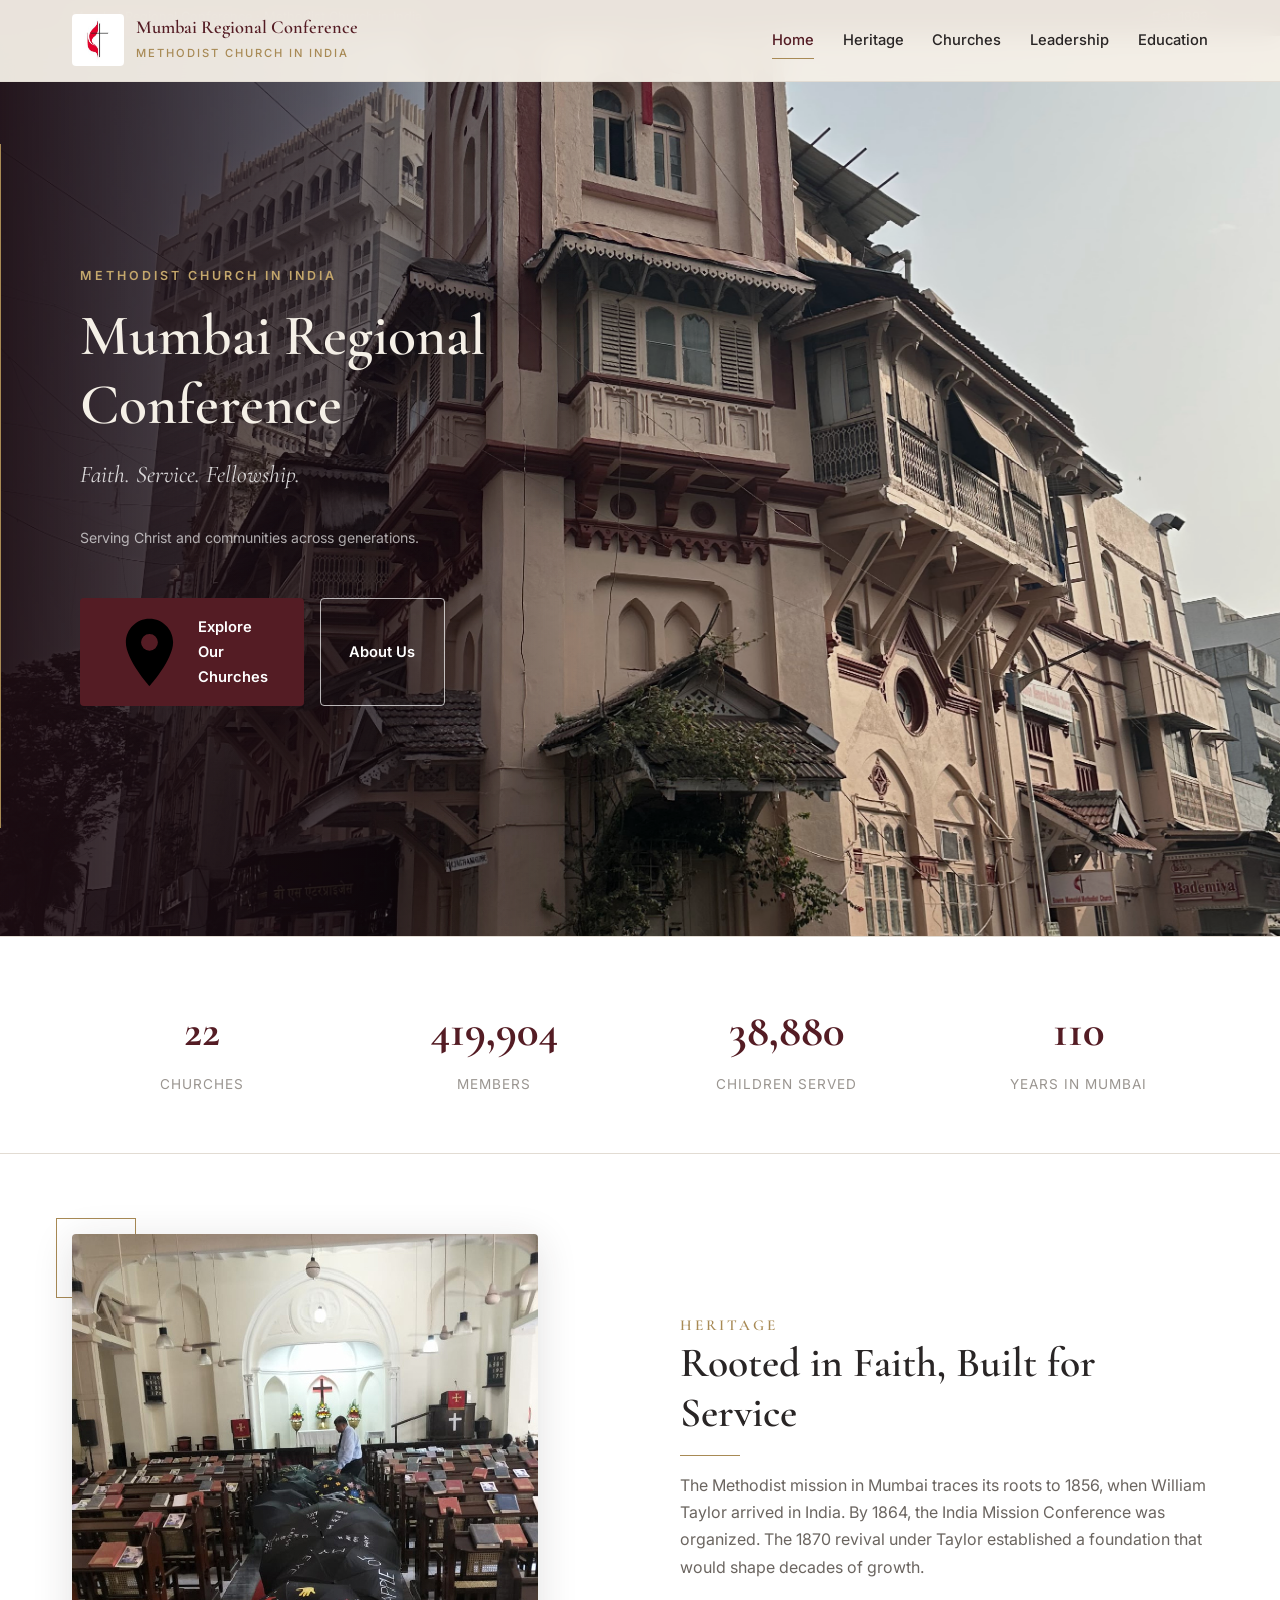
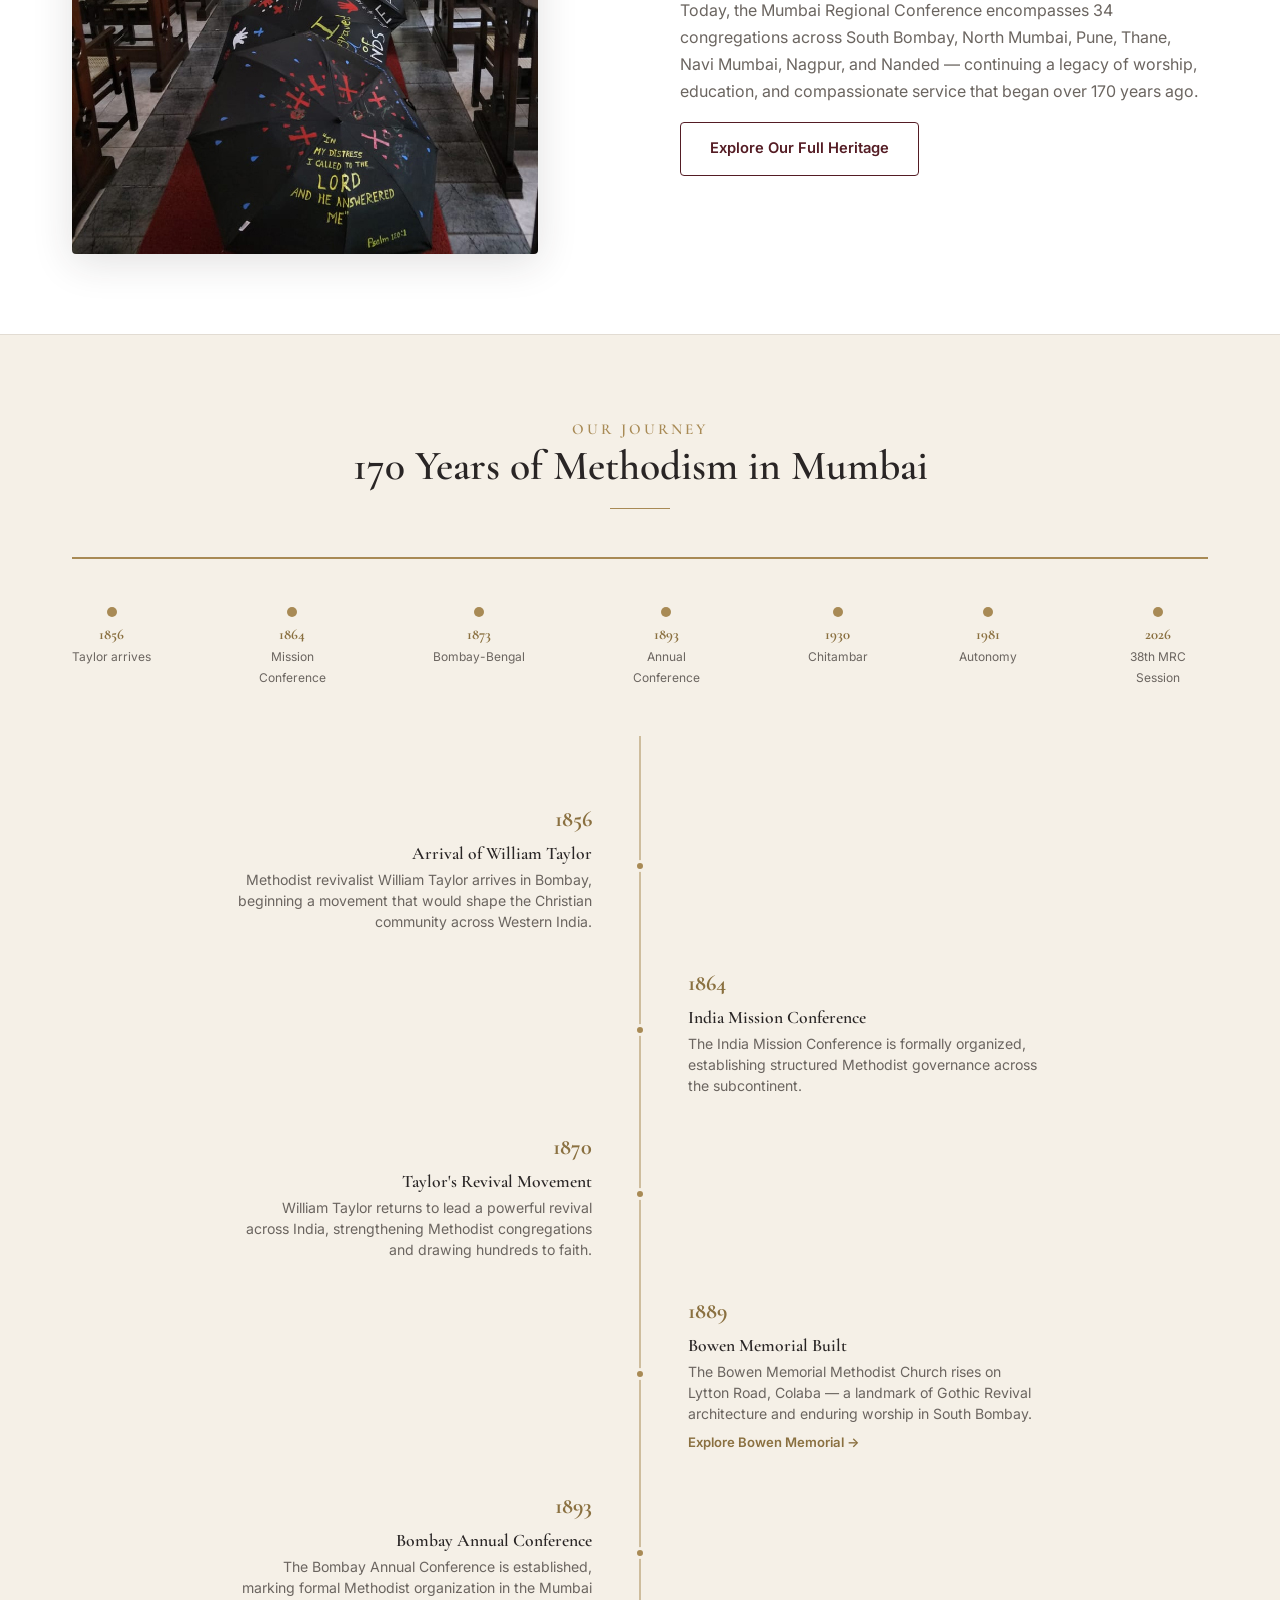
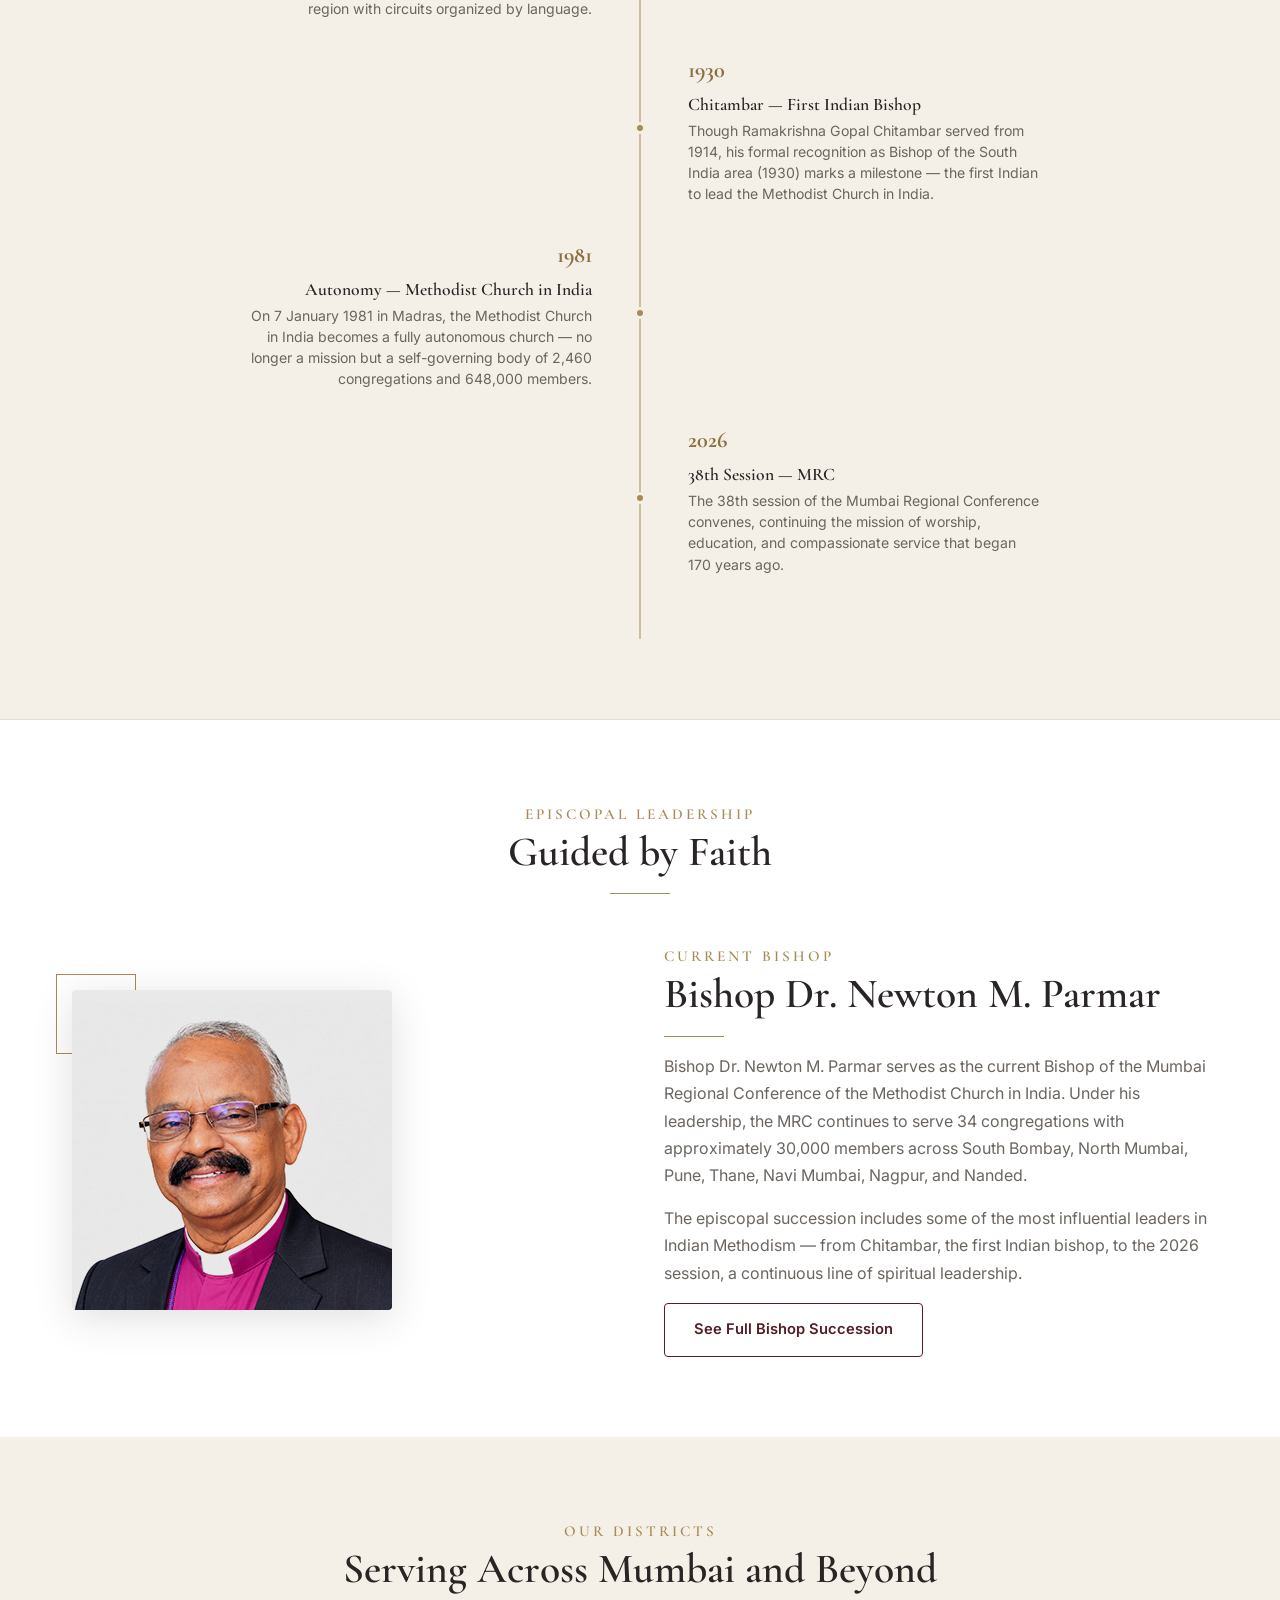
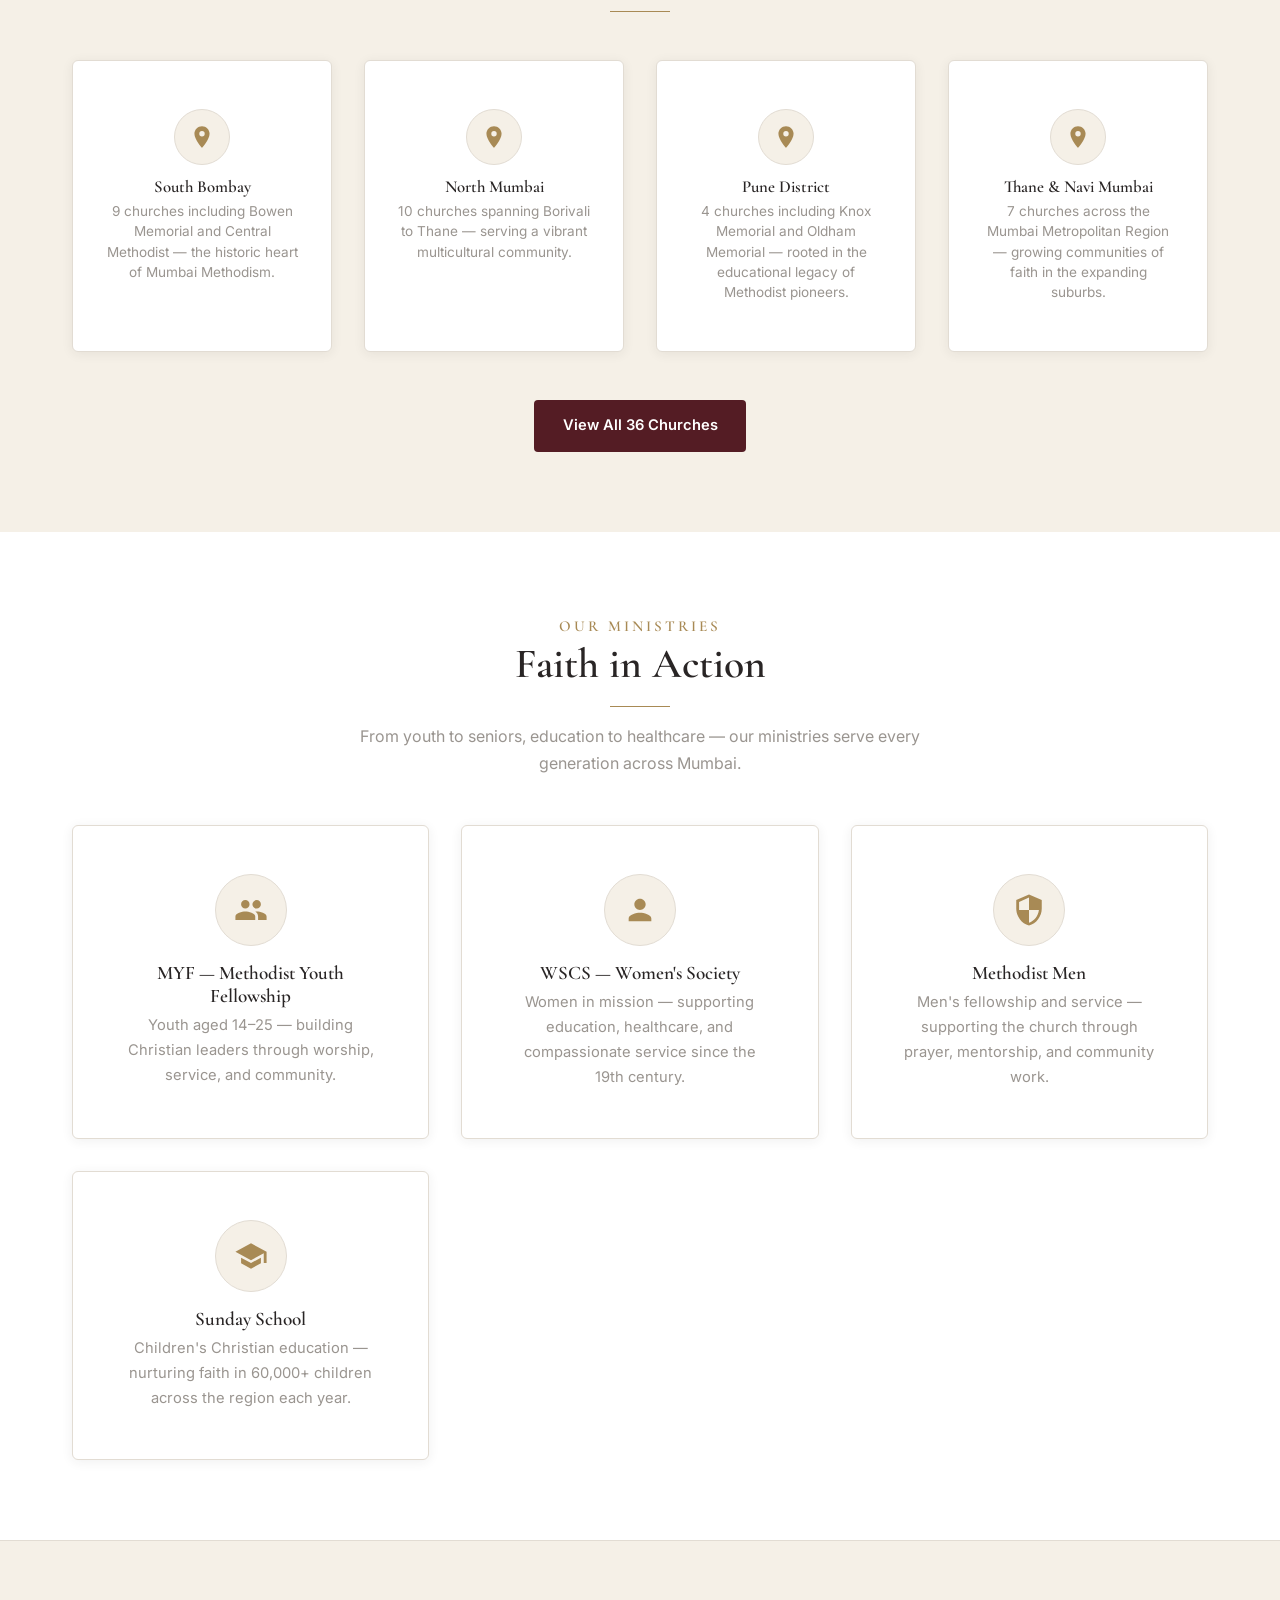
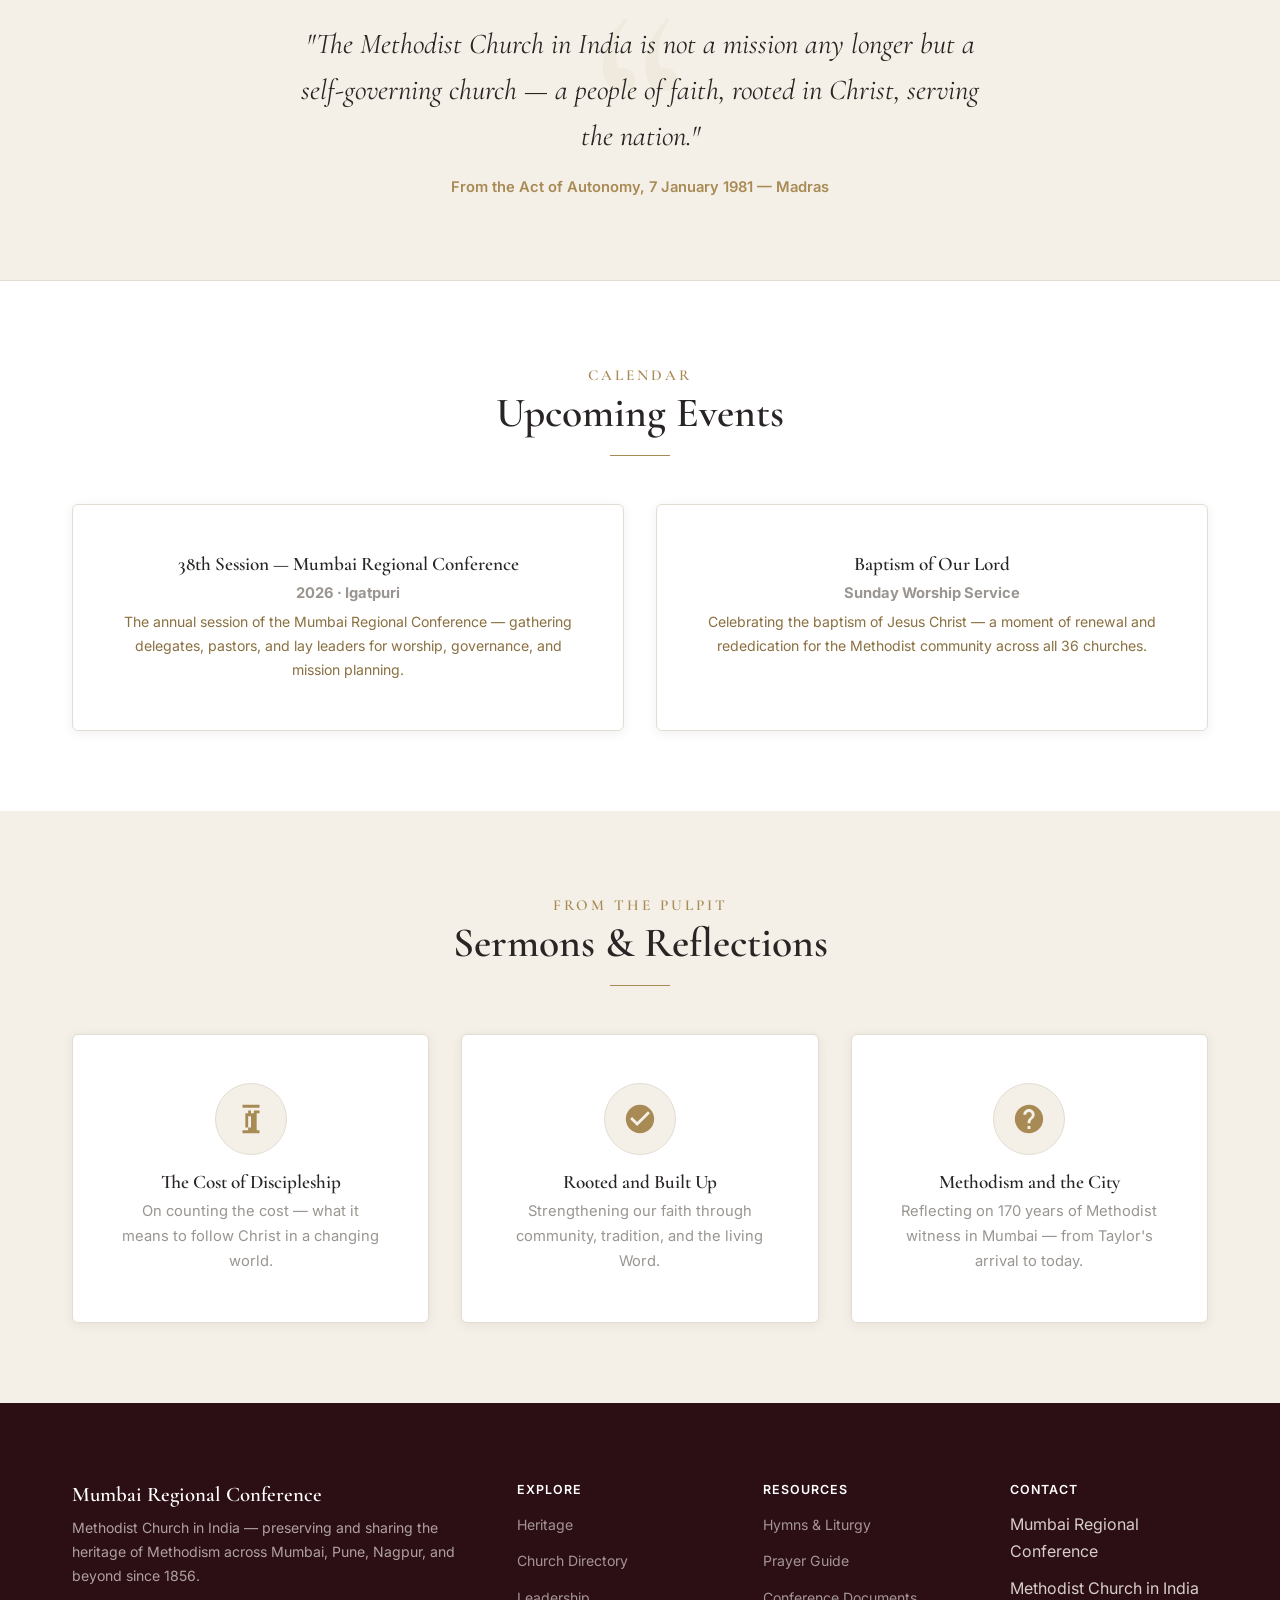
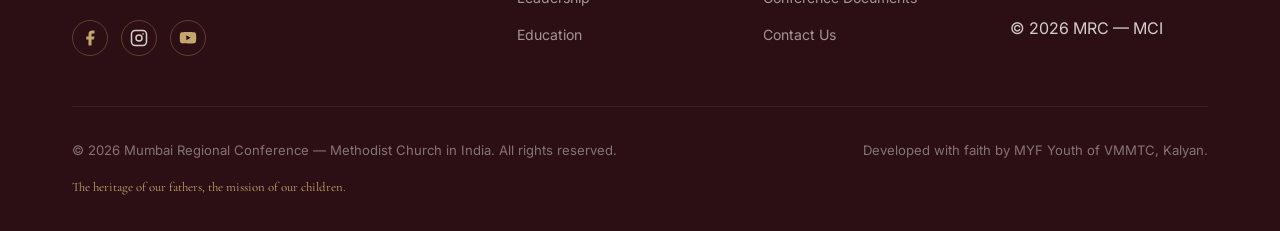
<file: index.html>
<!DOCTYPE html>
<html lang="en">
<head>
  <meta charset="UTF-8" />
  <meta name="viewport" content="width=device-width, initial-scale=1.0" />
  <title>Mumbai Regional Conference — Methodist Church in India</title>
  <meta name="description" content="The digital archive of Methodism in Mumbai — serving since 1856." />
  <link rel="icon" href="assets/logo.jpg" />
  <link rel="preconnect" href="https://fonts.googleapis.com" />
  <link rel="preconnect" href="https://fonts.gstatic.com" crossorigin />
  <link href="https://fonts.googleapis.com/css2?family=Cormorant+Garamond:ital,wght@0,400;0,600;0,700;1,400&family=Libre+Baskerville:ital,wght@0,400;0,700;1,400&family=Playfair+Display:wght@400;600;700&family=Inter:wght@300;400;500;600;700&family=Source+Sans+3:wght@300;400;600;700&display=swap" rel="stylesheet" />
  <link rel="stylesheet" href="css/style.css" />
</head>
<body>

  <!-- ===== TOP BAR ===== -->
  <div class="header-top">
    <div class="container">
      <span>Mumbai Regional Conference · Methodist Church in India</span>
      <span>Est. 1893</span>
    </div>
  </div>

  <!-- ===== HEADER / NAV ===== -->
  <header class="header">
    <div class="navbar">
      <div class="container">
        <a href="index.html" class="logo">
          <img src="assets/logo.jpg" alt="MRC Logo" />
          <div class="logo-text">
            <h1>Mumbai Regional Conference</h1>
            <span>Methodist Church in India</span>
          </div>
        </a>
        <nav class="nav-links">
          <a href="index.html" class="active">Home</a>
          <a href="about.html">Heritage</a>
          <a href="churches.html">Churches</a>
          <a href="leadership.html">Leadership</a>
          <a href="education.html">Education</a>
        </nav>
        <div class="menu-toggle" aria-label="Toggle navigation" role="button" tabindex="0">
          <span></span><span></span><span></span>
        </div>
      </div>
    </div>
  </header>

  <!-- ===== HERO — Editorial Split ===== -->
  <section class="hero-editorial">
    <div class="hero-editorial-image hero-carousel">
      <div class="hero-slide active"><img src="assets/images/church/Bowen-Memorial-Methodist-Church.jpg" alt="Bowen Memorial Methodist Church" /></div>
      <div class="hero-slide"><img src="assets/images/church/Taylor-Memorial-Methodist-Church.jpg" alt="Taylor Memorial Methodist Church" /></div>
      <div class="hero-slide"><img src="assets/images/church/Oldham-Memorial-Methodist-Church.jpg" alt="Oldham Memorial Methodist Church" /></div>
      <div class="hero-slide"><img src="assets/images/church/Robinson-Memorial-Methodist-Central-Church.jpg" alt="Robinson Memorial Methodist Central Church" /></div>
      <div class="hero-slide"><img src="assets/images/church/Vernon-Memorial-Methodist-Church.jpg" alt="Vernon Memorial Methodist Church" /></div>
      <div class="hero-slide"><img src="assets/images/church/Wesley-Methodist-Tamil-Church.jpg" alt="Wesley Methodist Tamil Church" /></div>
    </div>
    <div class="hero-editorial-panel">
      <span class="hero-editorial-badge">Methodist Church in India</span>
      <h1>Mumbai Regional<br/>Conference</h1>
      <p class="hero-editorial-tagline">Faith. Service. Fellowship.</p>
      <p class="hero-editorial-small">Serving Christ and communities across generations.</p>
      <div class="hero-editorial-buttons">
        <a href="churches.html" class="btn btn-primary">
          <svg viewBox="0 0 24 24"><path d="M12 2C8.13 2 5 5.13 5 9c0 5.25 7 13 7 13s7-7.75 7-13c0-3.87-3.13-7-7-7zm0 9.5a2.5 2.5 0 110-5 2.5 2.5 0 010 5z"/></svg>
          Explore Our Churches
        </a>
        <a href="about.html" class="btn btn-secondary">About Us</a>
      </div>
    </div>
  </section>

  <!-- ===== STATS BAR ===== -->
  <section class="stats-bar">
    <div class="container">
      <div class="stats-grid">
        <div class="stat-item fade-in">
          <div class="stat-number" data-target="34">0</div>
          <div class="stat-label">Churches</div>
        </div>
        <div class="stat-item fade-in">
          <div class="stat-number" data-target="648000">0</div>
          <div class="stat-label">Members</div>
        </div>
        <div class="stat-item fade-in">
          <div class="stat-number" data-target="60000">0</div>
          <div class="stat-label">Children Served</div>
        </div>
        <div class="stat-item fade-in">
          <div class="stat-number" data-target="170">0</div>
          <div class="stat-label">Years in Mumbai</div>
        </div>
      </div>
    </div>
  </section>

  <!-- ===== HERITAGE PREVIEW ===== -->
  <section class="section-padding bg-white">
    <div class="container">
      <div class="about-preview">
        <div class="about-image slide-in-left">
          <img src="assets/images/taylor-gallery-01.jpg" alt="Historic Methodist church interior" />
        </div>
        <div class="about-content slide-in-right">
          <span class="section-subtitle">Heritage</span>
          <h2>Rooted in Faith, Built for Service</h2>
          <div class="brass-line"></div>
          <p>The Methodist mission in Mumbai traces its roots to 1856, when William Taylor arrived in India. By 1864, the India Mission Conference was organized. The 1870 revival under Taylor established a foundation that would shape decades of growth.</p>
          <p>Today, the Mumbai Regional Conference encompasses 34 congregations across South Bombay, North Mumbai, Pune, Thane, Navi Mumbai, Nagpur, and Nanded — continuing a legacy of worship, education, and compassionate service that began over 170 years ago.</p>
          <a href="about.html" class="btn btn-outline">Explore Our Full Heritage</a>
        </div>
      </div>
    </div>
  </section>

  <!-- ===== HERITAGE TIMELINE ===== -->
  <section class="timeline-section section-padding" id="timeline">
    <div class="container">
      <div class="section-header text-center">
        <span class="section-subtitle">Our Journey</span>
        <h2>170 Years of Methodism in Mumbai</h2>
        <div class="brass-line centered"></div>
      </div>
      <div class="legacy-line-container">
        <div class="legacy-line"></div>
      </div>
      <div class="legacy-markers">
        <div class="legacy-marker">
          <div class="legacy-marker-dot"></div>
          <div class="legacy-marker-year">1856</div>
          <div class="legacy-marker-text">Taylor arrives</div>
        </div>
        <div class="legacy-marker">
          <div class="legacy-marker-dot"></div>
          <div class="legacy-marker-year">1864</div>
          <div class="legacy-marker-text">Mission Conference</div>
        </div>
        <div class="legacy-marker">
          <div class="legacy-marker-dot"></div>
          <div class="legacy-marker-year">1873</div>
          <div class="legacy-marker-text">Bombay-Bengal</div>
        </div>
        <div class="legacy-marker">
          <div class="legacy-marker-dot"></div>
          <div class="legacy-marker-year">1893</div>
          <div class="legacy-marker-text">Annual Conference</div>
        </div>
        <div class="legacy-marker">
          <div class="legacy-marker-dot"></div>
          <div class="legacy-marker-year">1930</div>
          <div class="legacy-marker-text">Chitambar</div>
        </div>
        <div class="legacy-marker">
          <div class="legacy-marker-dot"></div>
          <div class="legacy-marker-year">1981</div>
          <div class="legacy-marker-text">Autonomy</div>
        </div>
        <div class="legacy-marker">
          <div class="legacy-marker-dot"></div>
          <div class="legacy-marker-year">2026</div>
          <div class="legacy-marker-text">38th MRC Session</div>
        </div>
      </div>
      <div class="timeline light" style="margin-top: var(--spacing-lg);">
        <div class="timeline-item">
          <div class="timeline-year">1856</div>
          <div class="timeline-content">
            <h3>Arrival of William Taylor</h3>
            <p>Methodist revivalist William Taylor arrives in Bombay, beginning a movement that would shape the Christian community across Western India.</p>
          </div>
        </div>
        <div class="timeline-item">
          <div class="timeline-year">1864</div>
          <div class="timeline-content">
            <h3>India Mission Conference</h3>
            <p>The India Mission Conference is formally organized, establishing structured Methodist governance across the subcontinent.</p>
          </div>
        </div>
        <div class="timeline-item">
          <div class="timeline-year">1870</div>
          <div class="timeline-content">
            <h3>Taylor's Revival Movement</h3>
            <p>William Taylor returns to lead a powerful revival across India, strengthening Methodist congregations and drawing hundreds to faith.</p>
          </div>
        </div>
        <div class="timeline-item">
          <div class="timeline-year">1889</div>
          <div class="timeline-content">
            <h3>Bowen Memorial Built</h3>
            <p>The Bowen Memorial Methodist Church rises on Lytton Road, Colaba — a landmark of Gothic Revival architecture and enduring worship in South Bombay.</p>
            <a class="bio-link" href="about.html#bowen">Explore Bowen Memorial →</a>
          </div>
        </div>
        <div class="timeline-item">
          <div class="timeline-year">1893</div>
          <div class="timeline-content">
            <h3>Bombay Annual Conference</h3>
            <p>The Bombay Annual Conference is established, marking formal Methodist organization in the Mumbai region with circuits organized by language.</p>
          </div>
        </div>
        <div class="timeline-item">
          <div class="timeline-year">1930</div>
          <div class="timeline-content">
            <h3>Chitambar — First Indian Bishop</h3>
            <p>Though Ramakrishna Gopal Chitambar served from 1914, his formal recognition as Bishop of the South India area (1930) marks a milestone — the first Indian to lead the Methodist Church in India.</p>
          </div>
        </div>
        <div class="timeline-item">
          <div class="timeline-year">1981</div>
          <div class="timeline-content">
            <h3>Autonomy — Methodist Church in India</h3>
            <p>On 7 January 1981 in Madras, the Methodist Church in India becomes a fully autonomous church — no longer a mission but a self-governing body of 2,460 congregations and 648,000 members.</p>
          </div>
        </div>
        <div class="timeline-item">
          <div class="timeline-year">2026</div>
          <div class="timeline-content">
            <h3>38th Session — MRC</h3>
            <p>The 38th session of the Mumbai Regional Conference convenes, continuing the mission of worship, education, and compassionate service that began 170 years ago.</p>
          </div>
        </div>
      </div>
    </div>
  </section>

  <!-- ===== BISHOP SECTION ===== -->
  <section class="section-padding bg-white">
    <div class="container">
      <div class="section-header text-center">
        <span class="section-subtitle">Episcopal Leadership</span>
        <h2>Guided by Faith</h2>
        <div class="brass-line centered"></div>
      </div>
      <div class="about-preview" style="gap: var(--spacing-lg);">
        <div class="about-image slide-in-left">
          <img src="assets/images/bishop-newton-parmar.jpg" alt="Bishop Dr. Newton M. Parmar" />
        </div>
        <div class="about-content slide-in-right">
          <span class="section-subtitle">Current Bishop</span>
          <h2>Bishop Dr. Newton M. Parmar</h2>
          <div class="brass-line"></div>
          <p>Bishop Dr. Newton M. Parmar serves as the current Bishop of the Mumbai Regional Conference of the Methodist Church in India. Under his leadership, the MRC continues to serve 34 congregations with approximately 30,000 members across South Bombay, North Mumbai, Pune, Thane, Navi Mumbai, Nagpur, and Nanded.</p>
          <p>The episcopal succession includes some of the most influential leaders in Indian Methodism — from Chitambar, the first Indian bishop, to the 2026 session, a continuous line of spiritual leadership.</p>
          <a href="leadership.html" class="btn btn-outline">See Full Bishop Succession</a>
        </div>
      </div>
    </div>
  </section>

  <!-- ===== DISTRICTS PREVIEW ===== -->
  <section class="section-padding" style="background: var(--ivory);">
    <div class="container">
      <div class="section-header text-center">
        <span class="section-subtitle">Our Districts</span>
        <h2>Serving Across Mumbai and Beyond</h2>
        <div class="brass-line centered"></div>
      </div>
      <div class="ministry-grid">
        <div class="ministry-card fade-in">
          <div class="ministry-card-icon">
            <svg viewBox="0 0 24 24"><path d="M12 2C8.13 2 5 5.13 5 9c0 5.25 7 13 7 13s7-7.75 7-13c0-3.87-3.13-7-7-7zm0 9.5a2.5 2.5 0 110-5 2.5 2.5 0 010 5z"/></svg>
          </div>
          <h4>South Bombay</h4>
          <p>9 churches including Bowen Memorial and Central Methodist — the historic heart of Mumbai Methodism.</p>
        </div>
        <div class="ministry-card fade-in">
          <div class="ministry-card-icon">
            <svg viewBox="0 0 24 24"><path d="M12 2C8.13 2 5 5.13 5 9c0 5.25 7 13 7 13s7-7.75 7-13c0-3.87-3.13-7-7-7zm0 9.5a2.5 2.5 0 110-5 2.5 2.5 0 010 5z"/></svg>
          </div>
          <h4>North Mumbai</h4>
          <p>10 churches spanning Borivali to Thane — serving a vibrant multicultural community.</p>
        </div>
        <div class="ministry-card fade-in">
          <div class="ministry-card-icon">
            <svg viewBox="0 0 24 24"><path d="M12 2C8.13 2 5 5.13 5 9c0 5.25 7 13 7 13s7-7.75 7-13c0-3.87-3.13-7-7-7zm0 9.5a2.5 2.5 0 110-5 2.5 2.5 0 010 5z"/></svg>
          </div>
          <h4>Pune District</h4>
          <p>4 churches including Knox Memorial and Oldham Memorial — rooted in the educational legacy of Methodist pioneers.</p>
        </div>
        <div class="ministry-card fade-in">
          <div class="ministry-card-icon">
            <svg viewBox="0 0 24 24"><path d="M12 2C8.13 2 5 5.13 5 9c0 5.25 7 13 7 13s7-7.75 7-13c0-3.87-3.13-7-7-7zm0 9.5a2.5 2.5 0 110-5 2.5 2.5 0 010 5z"/></svg>
          </div>
          <h4>Thane & Navi Mumbai</h4>
          <p>7 churches across the Mumbai Metropolitan Region — growing communities of faith in the expanding suburbs.</p>
        </div>
      </div>
      <div class="text-center" style="margin-top: var(--spacing-lg);">
        <a href="churches.html" class="btn btn-primary">View All 36 Churches</a>
      </div>
    </div>
  </section>

  <!-- ===== MINISTRIES ===== -->
  <section class="section-padding bg-white">
    <div class="container">
      <div class="section-header text-center">
        <span class="section-subtitle">Our Ministries</span>
        <h2>Faith in Action</h2>
        <div class="brass-line centered"></div>
        <p style="color: var(--mid-gray); max-width: 600px; margin: var(--spacing-sm) auto 0;">From youth to seniors, education to healthcare — our ministries serve every generation across Mumbai.</p>
      </div>
      <div class="features-grid">
        <div class="feature-card fade-in">
          <div class="feature-icon">
            <svg viewBox="0 0 24 24"><path d="M16 11c1.66 0 2.99-1.34 2.99-3S17.66 5 16 5c-1.66 0-3 1.34-3 3s1.34 3 3 3zm-8 0c1.66 0 2.99-1.34 2.99-3S9.66 5 8 5C6.34 5 5 6.34 5 8s1.34 3 3 3zm0 2c-2.33 0-7 1.17-7 3.5V19h14v-2.5c0-2.33-4.67-3.5-7-3.5zm8 0c-.29 0-.62.02-.97.05 1.16.84 1.97 1.97 1.97 3.45V19h6v-2.5c0-2.33-4.67-3.5-7-3.5z"/></svg>
          </div>
          <h3>MYF — Methodist Youth Fellowship</h3>
          <p>Youth aged 14–25 — building Christian leaders through worship, service, and community.</p>
        </div>
        <div class="feature-card fade-in">
          <div class="feature-icon">
            <svg viewBox="0 0 24 24"><path d="M12 12c2.21 0 4-1.79 4-4s-1.79-4-4-4-4 1.79-4 4 1.79 4 4 4zm0 2c-2.67 0-8 1.34-8 4v2h16v-2c0-2.66-5.33-4-8-4z"/></svg>
          </div>
          <h3>WSCS — Women's Society</h3>
          <p>Women in mission — supporting education, healthcare, and compassionate service since the 19th century.</p>
        </div>
        <div class="feature-card fade-in">
          <div class="feature-icon">
            <svg viewBox="0 0 24 24"><path d="M12 1L3 5v6c0 5.55 3.84 10.74 9 12 5.16-1.26 9-6.45 9-12V5l-9-4zm0 10.99h7c-.53 4.12-3.28 7.79-7 8.94V12H5V6.3l7-3.11v8.8z"/></svg>
          </div>
          <h3>Methodist Men</h3>
          <p>Men's fellowship and service — supporting the church through prayer, mentorship, and community work.</p>
        </div>
        <div class="feature-card fade-in">
          <div class="feature-icon">
            <svg viewBox="0 0 24 24"><path d="M5 13.18v4L12 21l7-3.82v-4L12 17l-7-3.82zM12 3L1 9l11 6 9-4.91V17h2V9L12 3z"/></svg>
          </div>
          <h3>Sunday School</h3>
          <p>Children's Christian education — nurturing faith in 60,000+ children across the region each year.</p>
        </div>
      </div>
    </div>
  </section>

  <!-- ===== QUOTE SECTION ===== -->
  <section class="quote-section">
    <div class="container">
      <div class="quote-content fade-in">
        <p class="quote-text">"The Methodist Church in India is not a mission any longer but a self-governing church — a people of faith, rooted in Christ, serving the nation."</p>
        <p class="quote-author">From the Act of Autonomy, 7 January 1981 — Madras</p>
      </div>
    </div>
  </section>

  <!-- ===== EVENTS SECTION ===== -->
  <section class="section-padding bg-white">
    <div class="container">
      <div class="section-header text-center">
        <span class="section-subtitle">Calendar</span>
        <h2>Upcoming Events</h2>
        <div class="brass-line centered"></div>
      </div>
      <div class="features-grid two-col">
        <div class="feature-card fade-in">
          <h3>38th Session — Mumbai Regional Conference</h3>
          <p style="margin-bottom: 0.3rem;"><strong>2026 · Igatpuri</strong></p>
          <p style="color: var(--brass-dark); font-size: 0.88rem;">The annual session of the Mumbai Regional Conference — gathering delegates, pastors, and lay leaders for worship, governance, and mission planning.</p>
        </div>
        <div class="feature-card fade-in">
          <h3>Baptism of Our Lord</h3>
          <p style="margin-bottom: 0.3rem;"><strong>Sunday Worship Service</strong></p>
          <p style="color: var(--brass-dark); font-size: 0.88rem;">Celebrating the baptism of Jesus Christ — a moment of renewal and rededication for the Methodist community across all 36 churches.</p>
        </div>
      </div>
    </div>
  </section>

  <!-- ===== SERMONS SECTION ===== -->
  <section class="section-padding" style="background: var(--ivory);">
    <div class="container">
      <div class="section-header text-center">
        <span class="section-subtitle">From the Pulpit</span>
        <h2>Sermons & Reflections</h2>
        <div class="brass-line centered"></div>
      </div>
      <div class="features-grid">
        <div class="feature-card fade-in">
          <div class="feature-icon">
            <svg viewBox="0 0 24 24"><path d="M6 2h12v2H6V2zm4 4v2H8v10h2v2H6v2h12v-2h-2V8h2V6h-4v2h-2V6h-2zm0 12v-8h2v8h-2z"/></svg>
          </div>
          <h3>The Cost of Discipleship</h3>
          <p>On counting the cost — what it means to follow Christ in a changing world.</p>
        </div>
        <div class="feature-card fade-in">
          <div class="feature-icon">
            <svg viewBox="0 0 24 24"><path d="M12 2C6.48 2 2 6.48 2 12s4.48 10 10 10 10-4.48 10-10S17.52 2 12 2zm-2 15l-5-5 1.41-1.41L10 14.17l7.59-7.59L19 8l-9 9z"/></svg>
          </div>
          <h3>Rooted and Built Up</h3>
          <p>Strengthening our faith through community, tradition, and the living Word.</p>
        </div>
        <div class="feature-card fade-in">
          <div class="feature-icon">
            <svg viewBox="0 0 24 24"><path d="M12 2C6.48 2 2 6.48 2 12s4.48 10 10 10 10-4.48 10-10S17.52 2 12 2zm1 17h-2v-2h2v2zm2.07-7.75l-.9.92C13.45 12.9 13 13.5 13 15h-2v-.5c0-1.1.45-2.1 1.17-2.83l1.24-1.26c.37-.36.59-.86.59-1.41 0-1.1-.9-2-2-2s-2 .9-2 2H8c0-2.21 1.79-4 4-4s4 1.79 4 4c0 .88-.36 1.68-.93 2.25z"/></svg>
          </div>
          <h3>Methodism and the City</h3>
          <p>Reflecting on 170 years of Methodist witness in Mumbai — from Taylor's arrival to today.</p>
        </div>
      </div>
    </div>
  </section>

  <!-- ===== FOOTER ===== -->
  <footer class="footer">
    <div class="container">
      <div class="footer-grid">
        <div class="footer-brand">
          <h3>Mumbai Regional Conference</h3>
          <p>Methodist Church in India — preserving and sharing the heritage of Methodism across Mumbai, Pune, Nagpur, and beyond since 1856.</p>
          <div class="footer-social">
            <a href="#" aria-label="Facebook"><svg viewBox="0 0 24 24"><path d="M18 2h-3a5 5 0 00-5 5v3H7v4h3v8h4v-8h3l1-4h-4V7a1 1 0 011-1h3z"/></svg></a>
            <a href="#" aria-label="Instagram"><svg viewBox="0 0 24 24"><rect x="2" y="2" width="20" height="20" rx="5" ry="5" fill="none" stroke="currentColor" stroke-width="2"/><circle cx="12" cy="12" r="4" fill="none" stroke="currentColor" stroke-width="2"/><circle cx="17.5" cy="6.5" r="1.2"/></svg></a>
            <a href="#" aria-label="YouTube"><svg viewBox="0 0 24 24"><path d="M22.54 6.42a2.78 2.78 0 00-1.94-2C18.88 4 12 4 12 4s-6.88 0-8.6.46a2.78 2.78 0 00-1.94 2A29 29 0 001 11.75a29 29 0 00.46 5.33A2.78 2.78 0 003.4 19.1c1.72.46 8.6.46 8.6.46s6.88 0 8.6-.46a2.78 2.78 0 001.94-2 29 29 0 00.46-5.25 29 29 0 00-.46-5.43zM9.75 15.02V8.48l5.75 3.27-5.75 3.27z"/></svg></a>
          </div>
        </div>
        <div class="footer-links">
          <h4>Explore</h4>
          <ul>
            <li><a href="about.html">Heritage</a></li>
            <li><a href="churches.html">Church Directory</a></li>
            <li><a href="leadership.html">Leadership</a></li>
            <li><a href="education.html">Education</a></li>
          </ul>
        </div>
        <div class="footer-links">
          <h4>Resources</h4>
          <ul>
            <li><a href="#">Hymns & Liturgy</a></li>
            <li><a href="#">Prayer Guide</a></li>
            <li><a href="#">Conference Documents</a></li>
            <li><a href="#">Contact Us</a></li>
          </ul>
        </div>
        <div class="footer-links">
          <h4>Contact</h4>
          <ul>
            <li>Mumbai Regional Conference</li>
            <li>Methodist Church in India</li>
            <li style="margin-top: 0.8rem;">© 2026 MRC — MCI</li>
          </ul>
        </div>
      </div>
      <div class="footer-bottom">
        <p>© 2026 Mumbai Regional Conference — Methodist Church in India. All rights reserved.</p>
        <p>Developed with faith by MYF Youth of VMMTC, Kalyan.</p>
        <p style="font-family: var(--font-accent); color: var(--brass-light); font-size: 0.8rem;">The heritage of our fathers, the mission of our children.</p>
      </div>
    </div>
  </footer>

  <script src="js/main.js"></script>
</body>
</html>
</file>
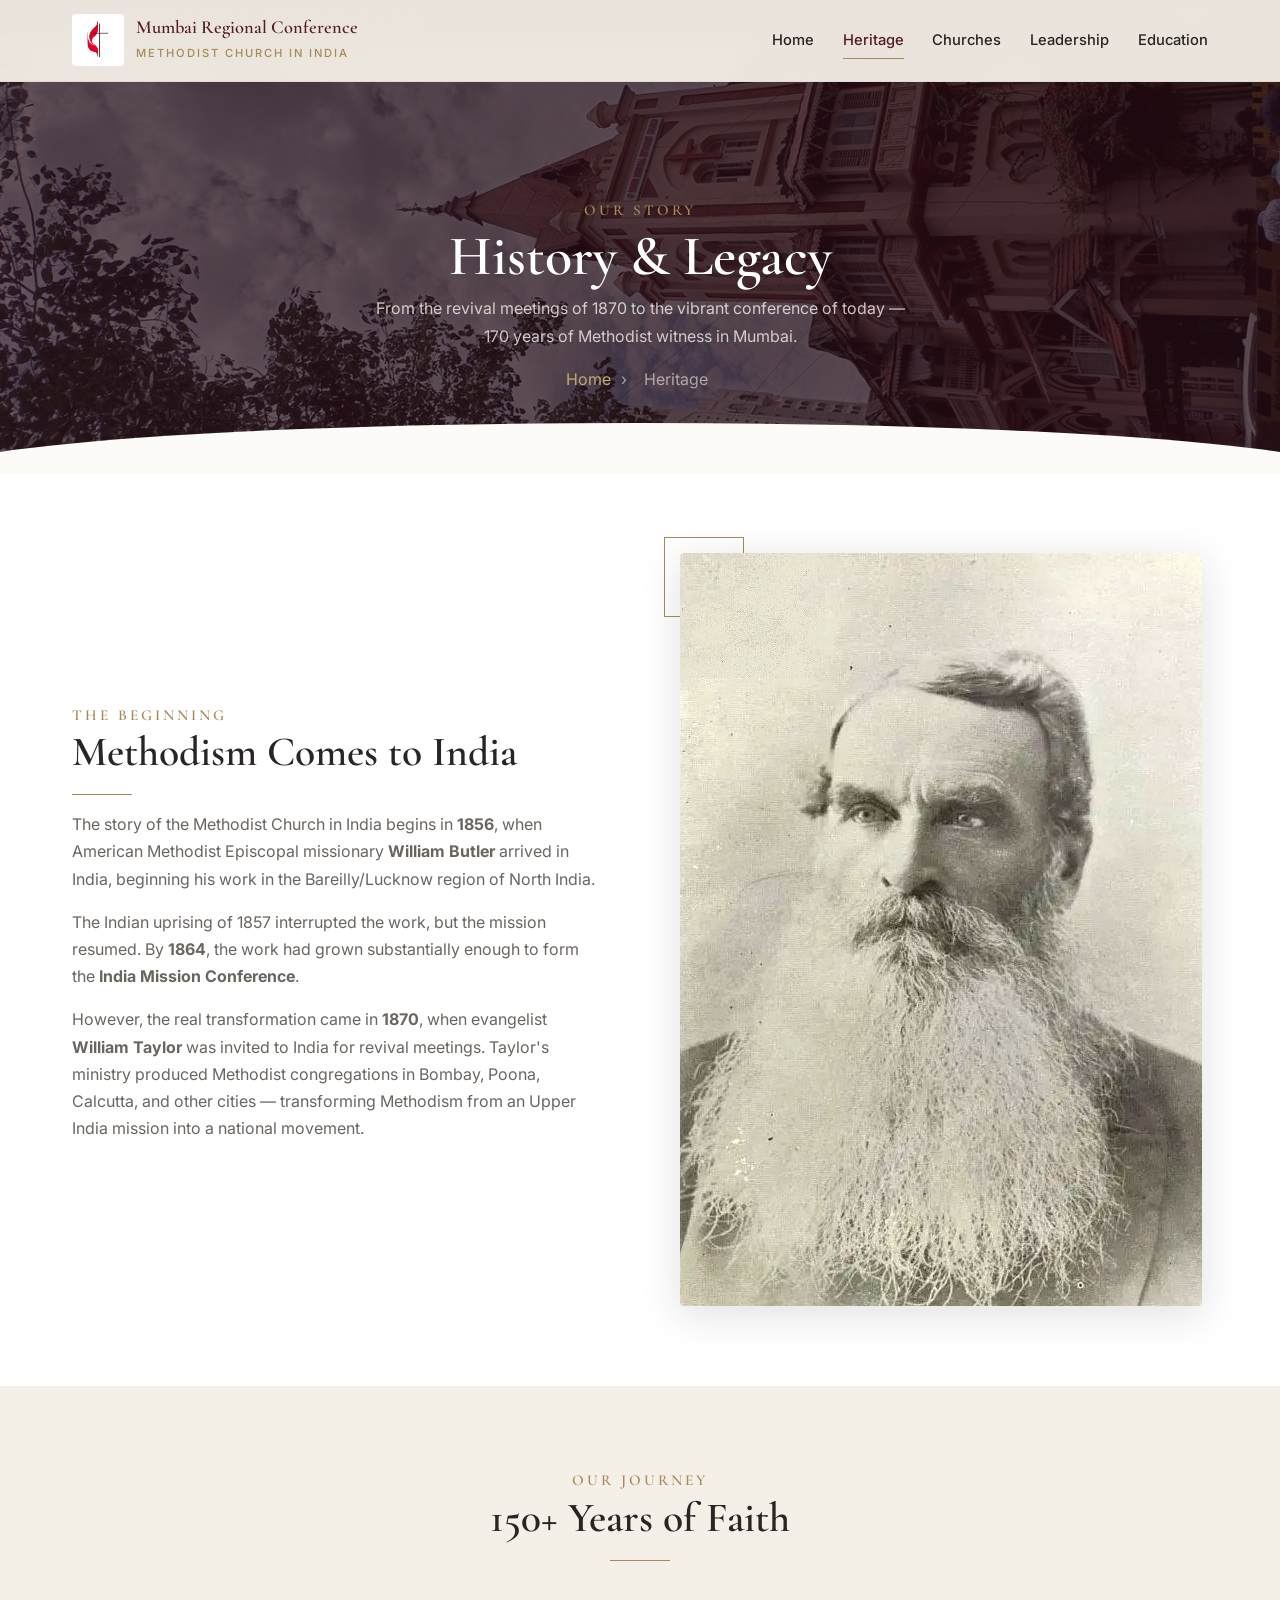
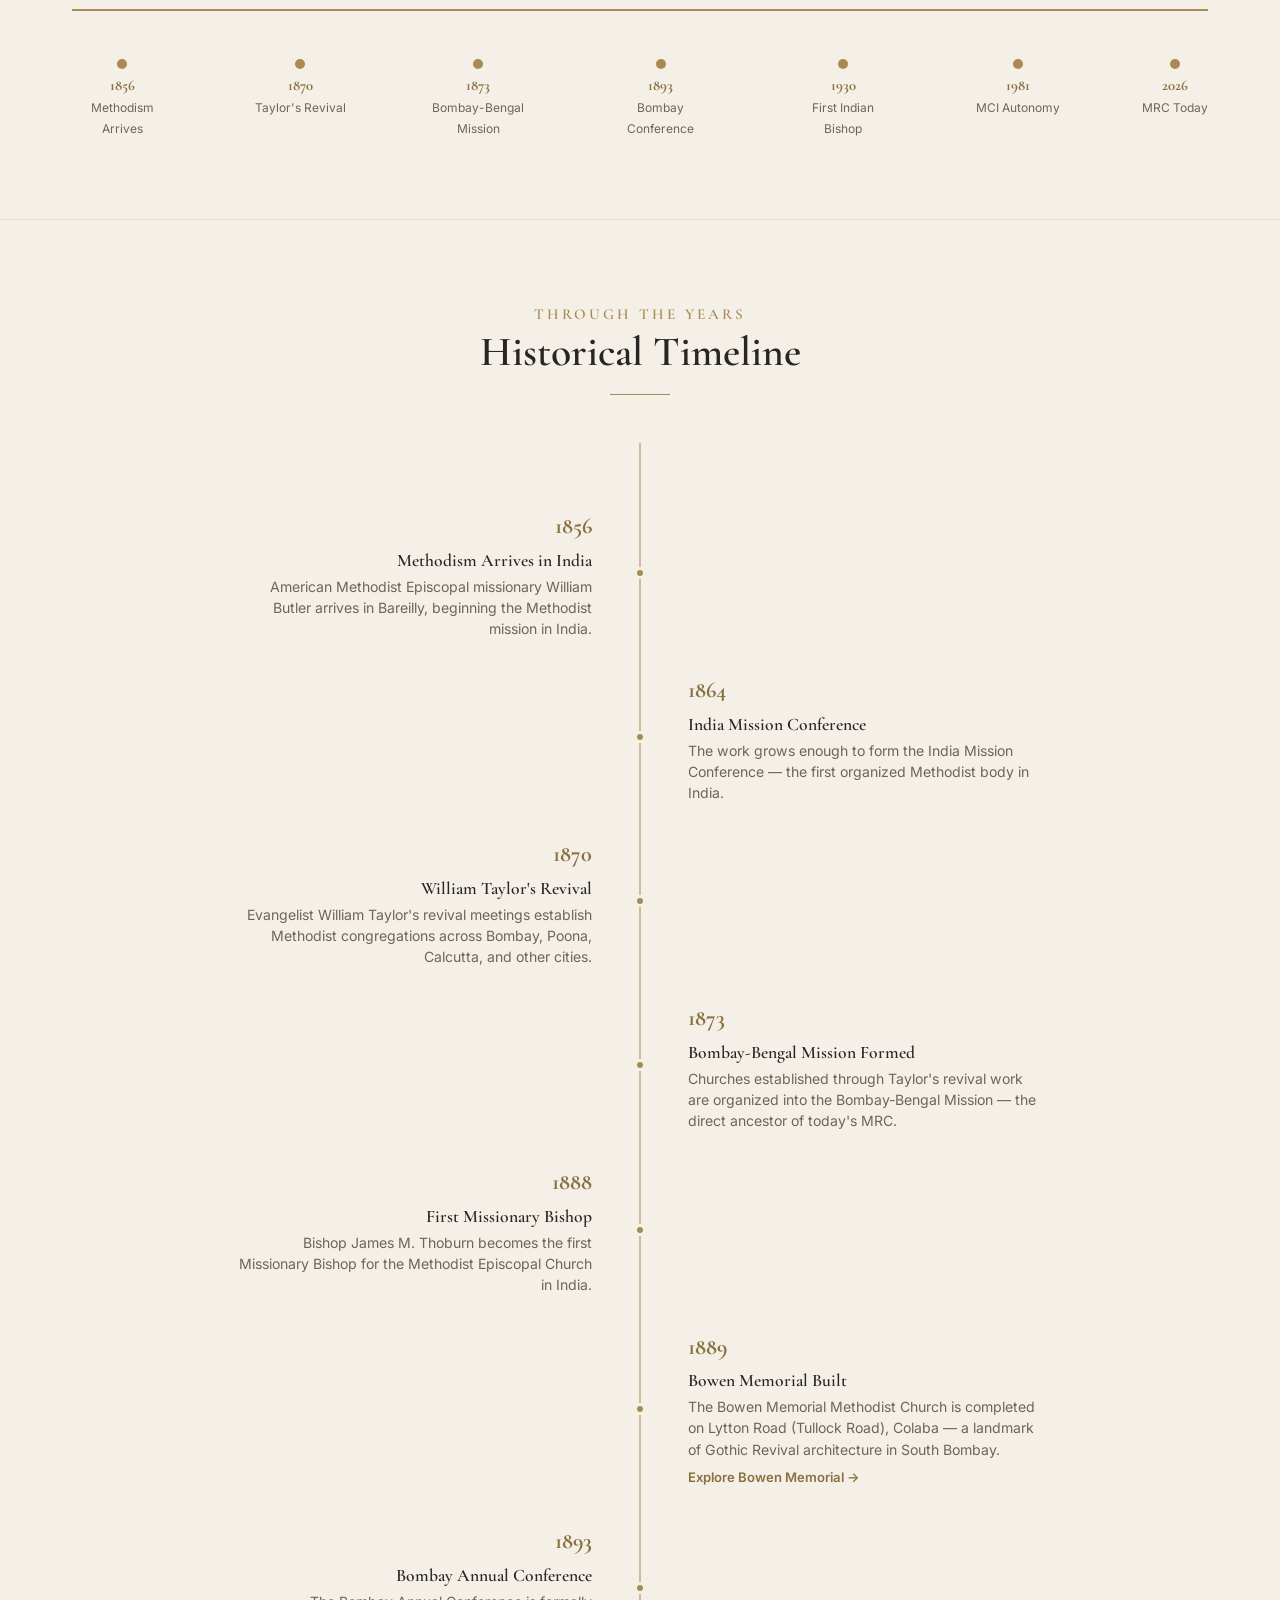
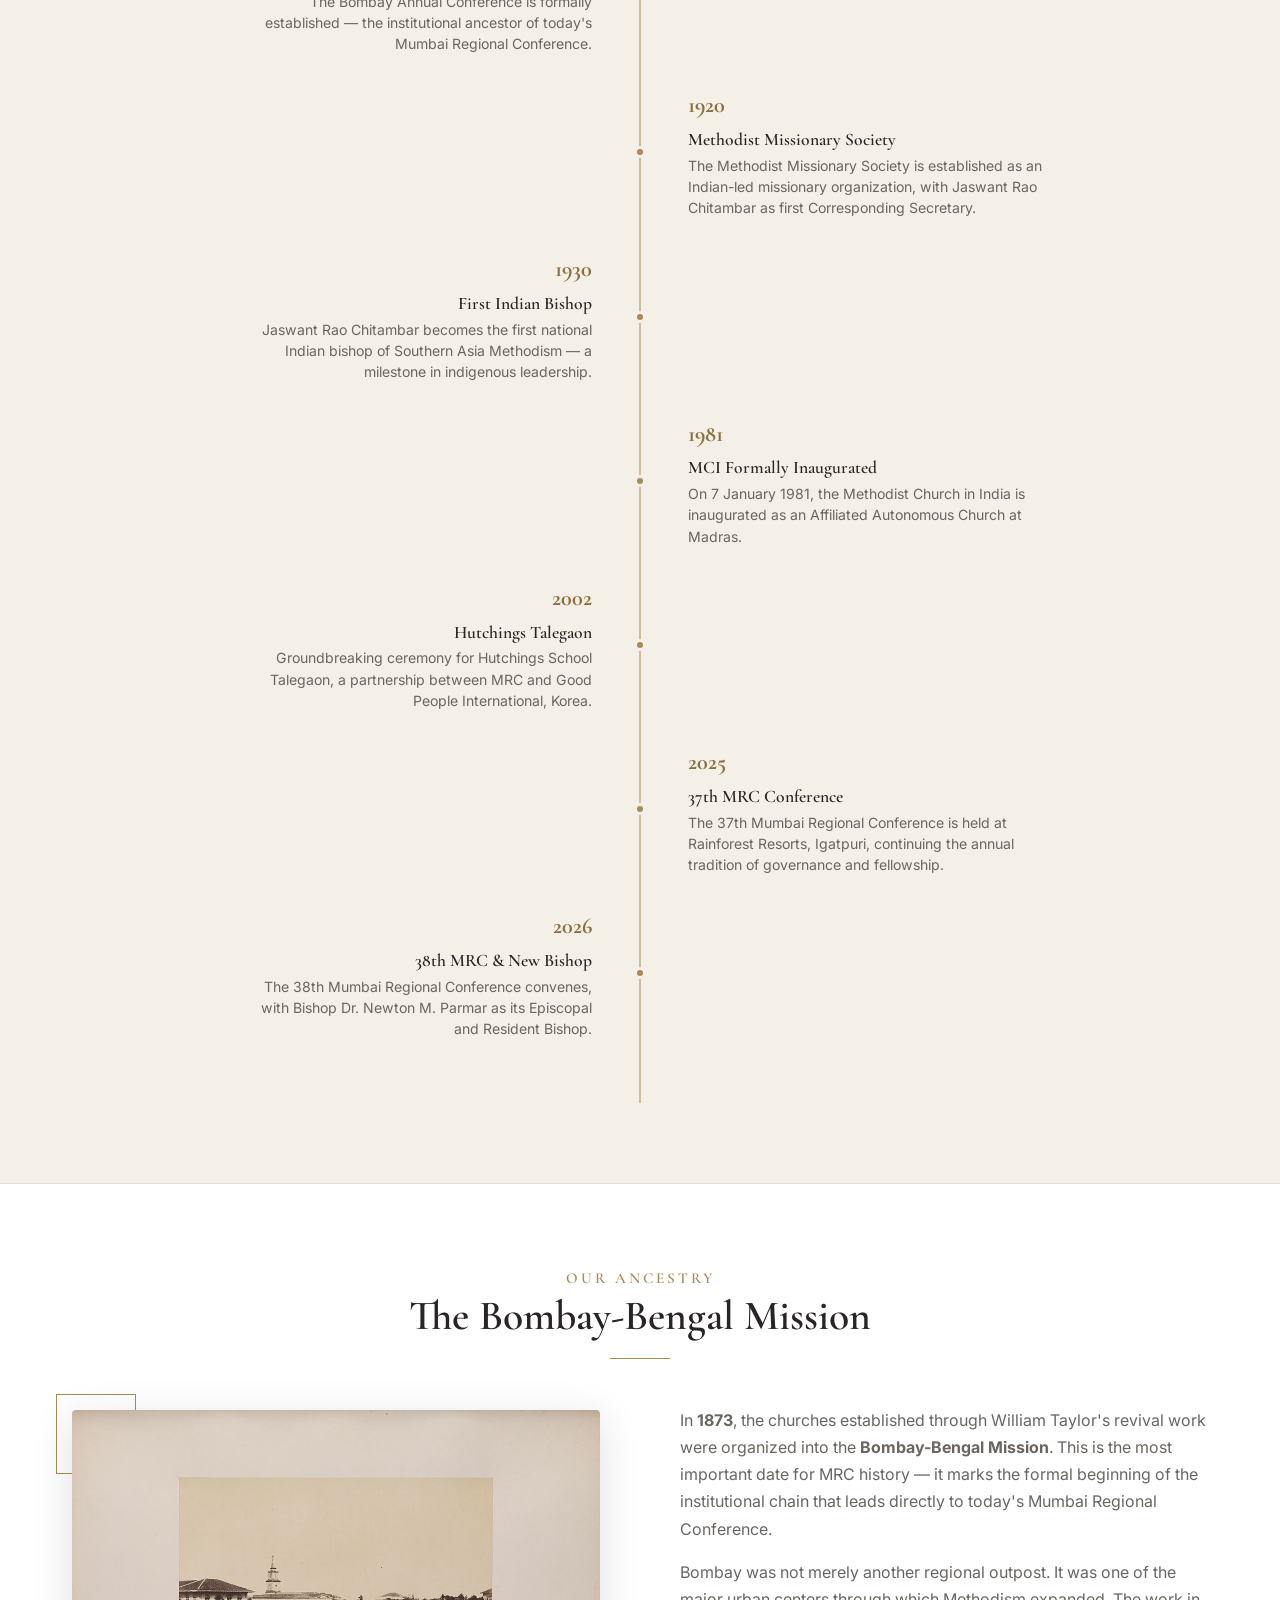
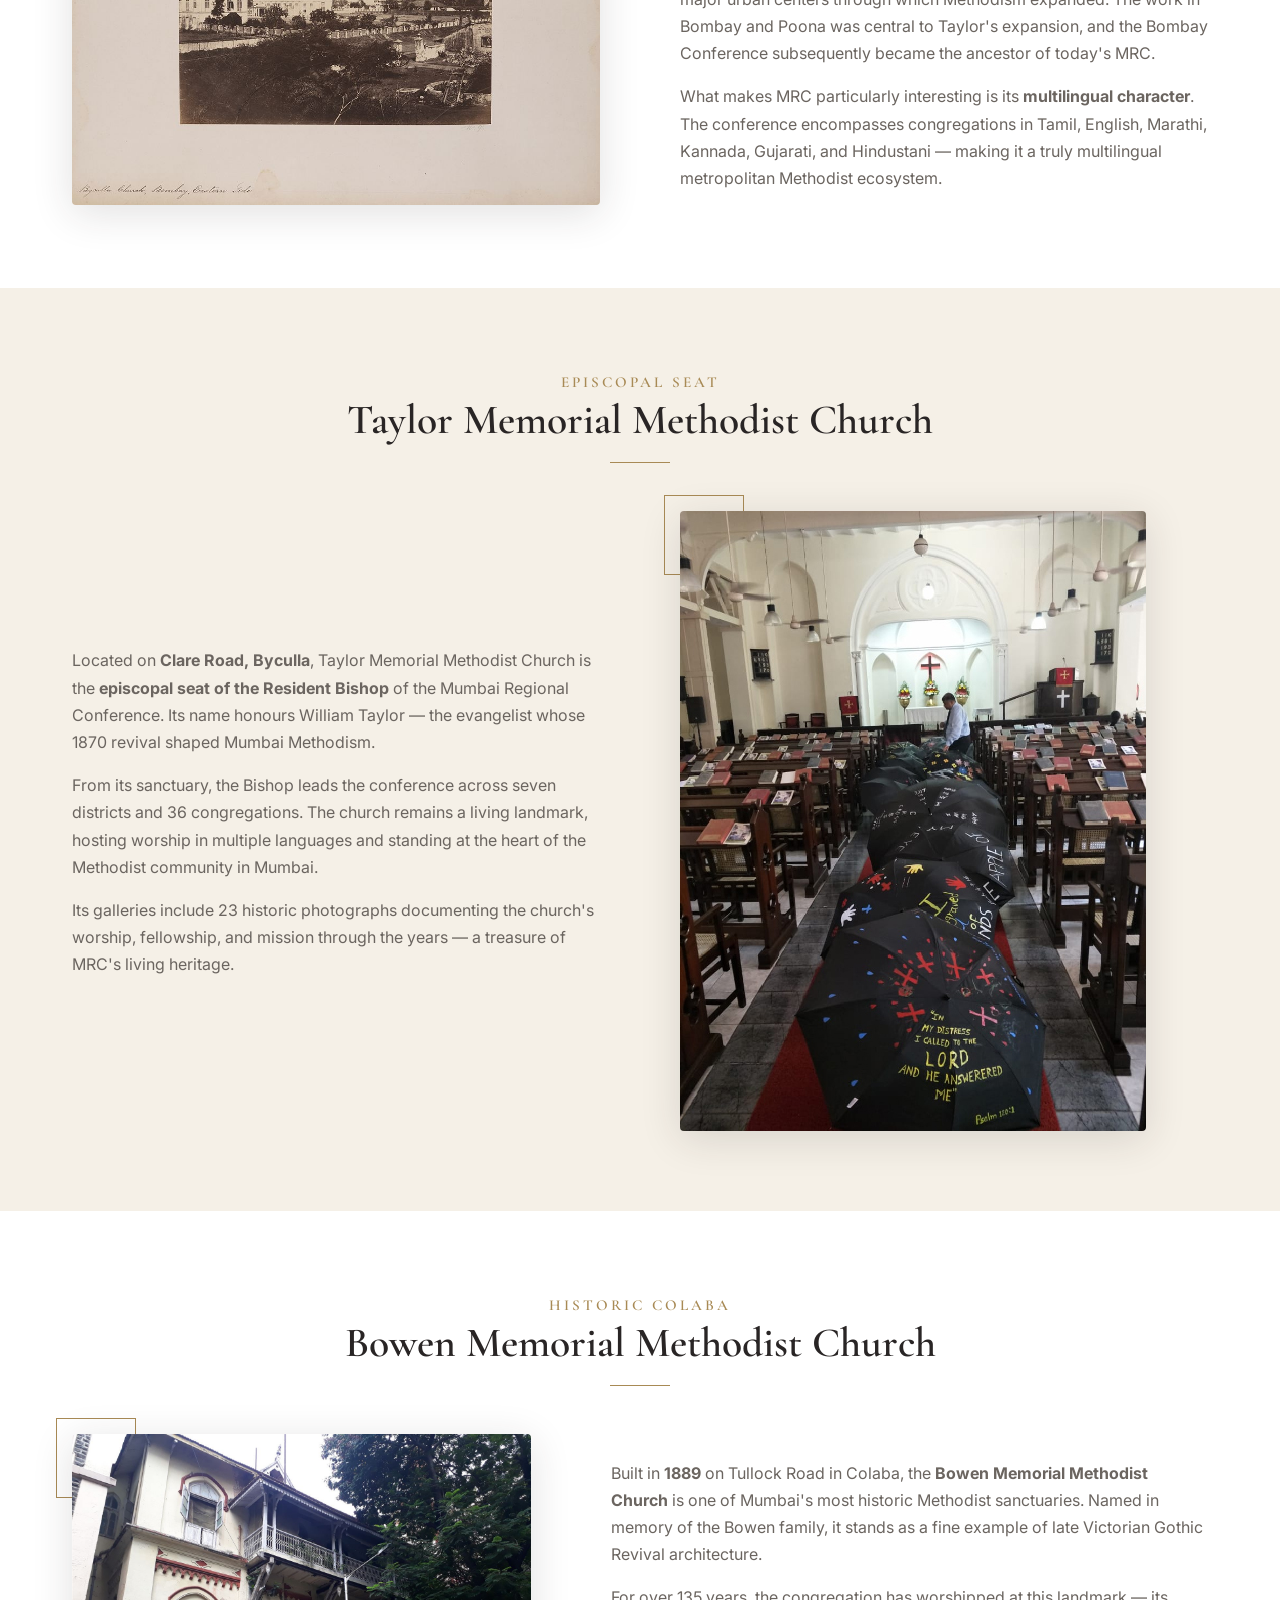
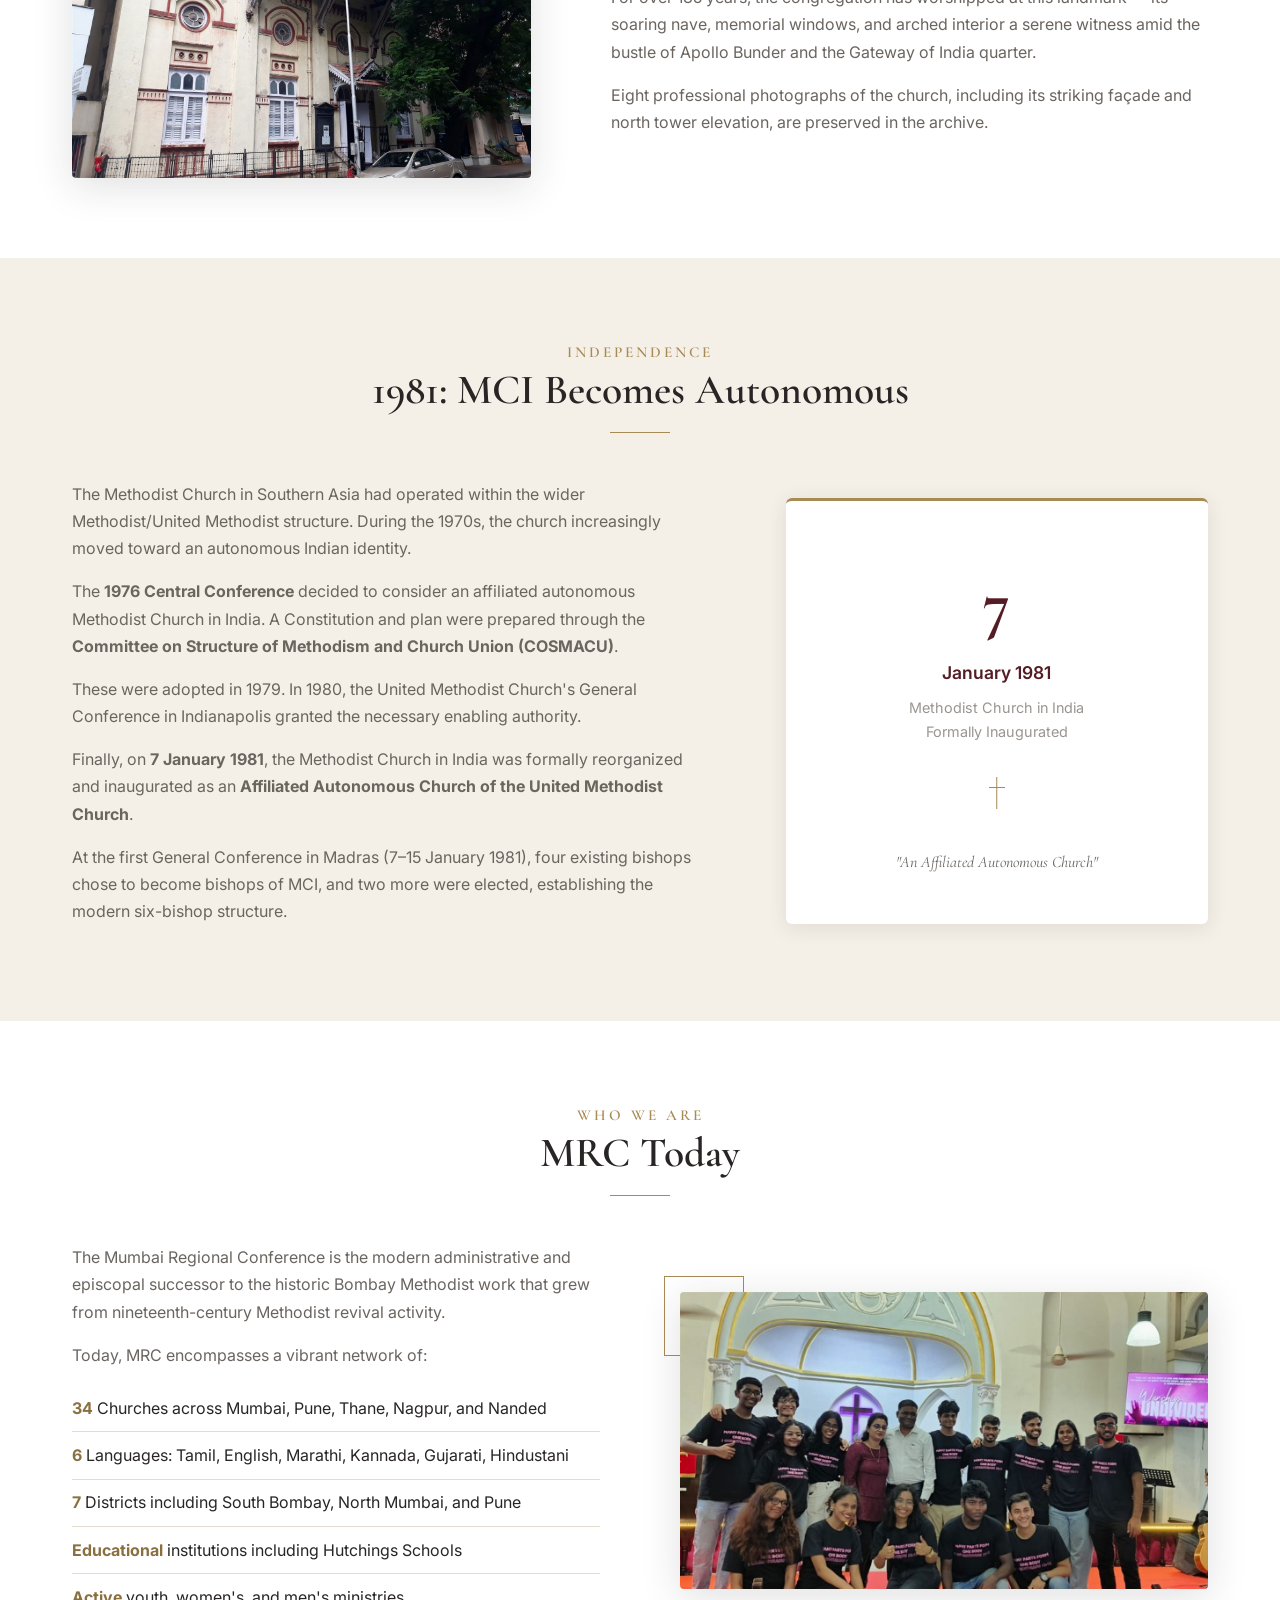
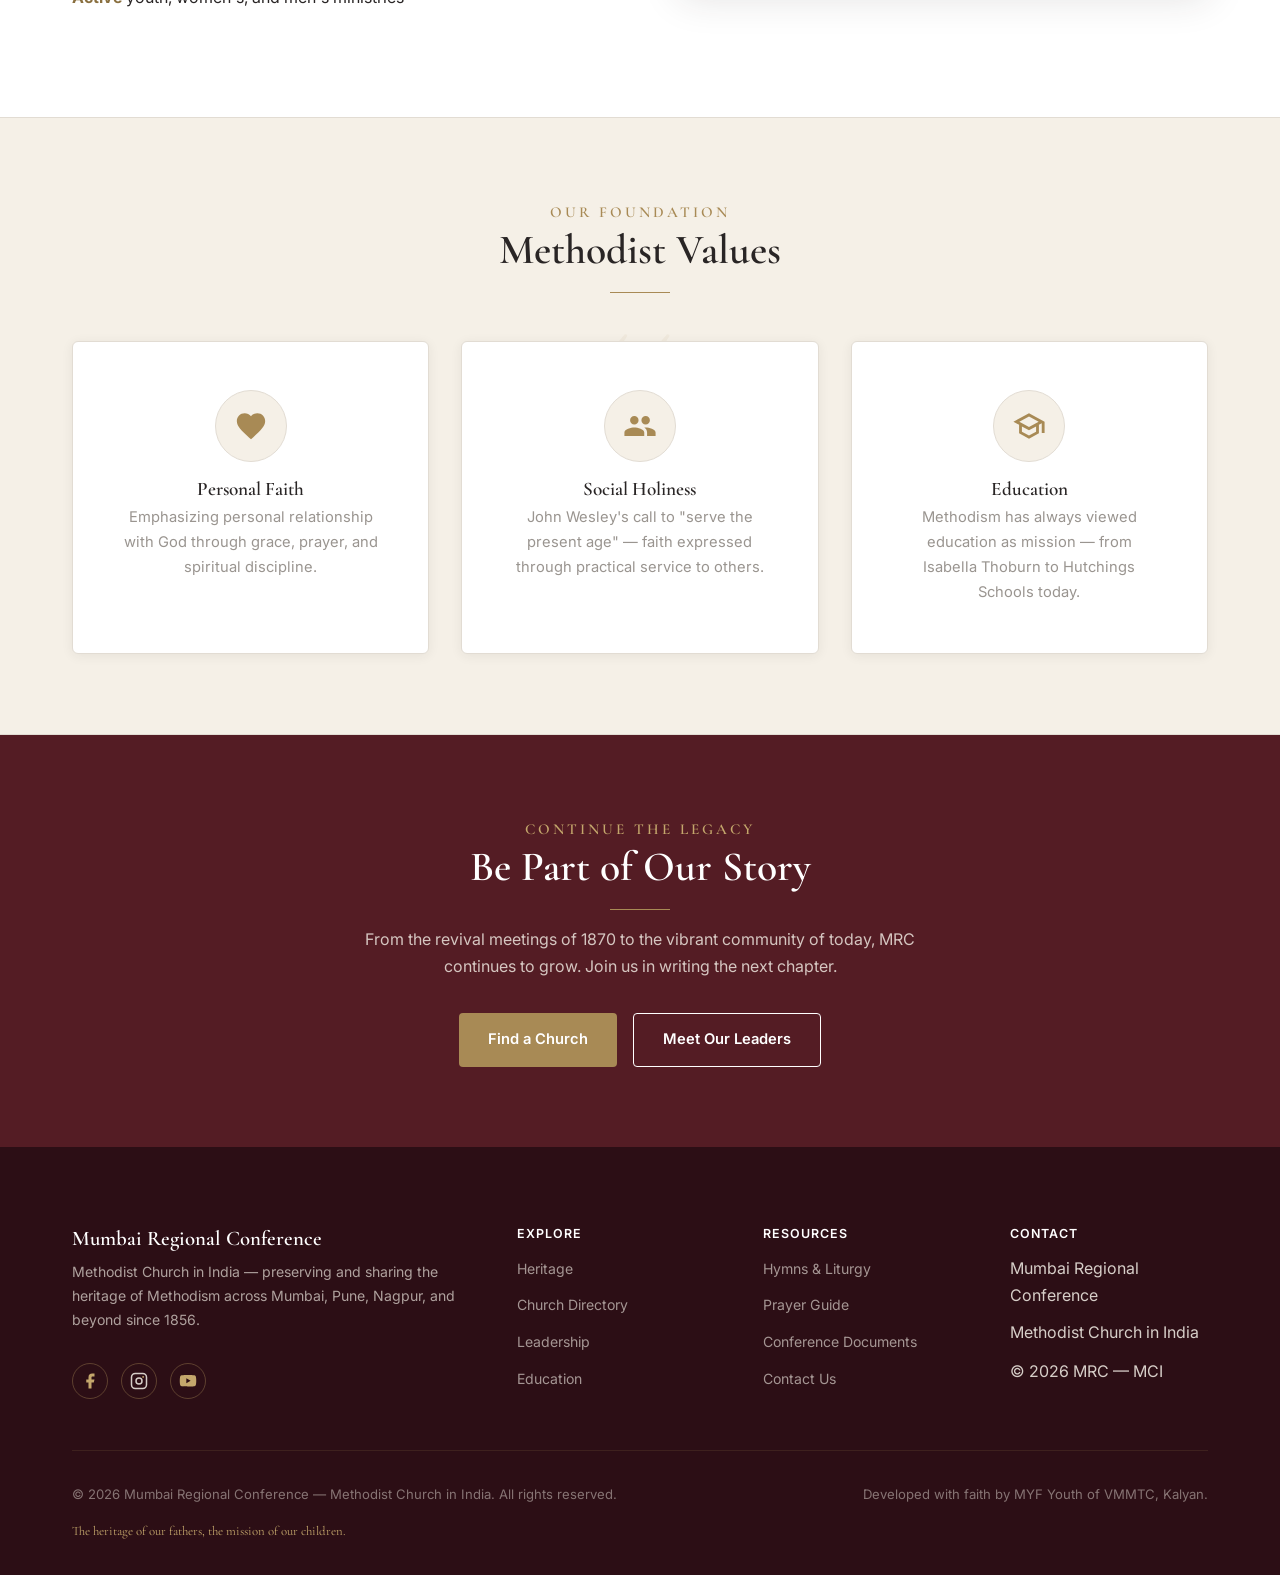
<file: about.html>
<!DOCTYPE html>
<html lang="en">
<head>
  <meta charset="UTF-8" />
  <meta name="viewport" content="width=device-width, initial-scale=1.0" />
  <meta name="description" content="The rich heritage of Methodism in Mumbai — from William Taylor's 1856 arrival to the modern Mumbai Regional Conference." />
  <title>Heritage — Mumbai Regional Conference</title>
  <link rel="icon" href="assets/logo.jpg" />
  <link rel="preconnect" href="https://fonts.googleapis.com" />
  <link rel="preconnect" href="https://fonts.gstatic.com" crossorigin />
  <link href="https://fonts.googleapis.com/css2?family=Cormorant+Garamond:ital,wght@0,400;0,600;0,700;1,400&family=Libre+Baskerville:ital,wght@0,400;0,700;1,400&family=Playfair+Display:wght@400;600;700&family=Inter:wght@300;400;500;600;700&family=Source+Sans+3:wght@300;400;600;700&display=swap" rel="stylesheet" />
  <link rel="stylesheet" href="css/style.css" />
</head>
<body>

  <!-- ===== TOP BAR ===== -->
  <div class="header-top">
    <div class="container">
      <span>Mumbai Regional Conference · Methodist Church in India</span>
      <span>Est. 1893</span>
    </div>
  </div>

  <!-- ===== HEADER / NAV ===== -->
  <header class="header">
    <div class="navbar">
      <div class="container">
        <a href="index.html" class="logo">
          <img src="assets/logo.jpg" alt="MRC Logo" />
          <div class="logo-text">
            <h1>Mumbai Regional Conference</h1>
            <span>Methodist Church in India</span>
          </div>
        </a>
        <nav class="nav-links">
          <a href="index.html">Home</a>
          <a href="about.html" class="active">Heritage</a>
          <a href="churches.html">Churches</a>
          <a href="leadership.html">Leadership</a>
          <a href="education.html">Education</a>
        </nav>
        <div class="menu-toggle" aria-label="Toggle navigation" role="button" tabindex="0">
          <span></span><span></span><span></span>
        </div>
      </div>
    </div>
  </header>

  <!-- ===== PAGE HEADER ===== -->
  <section class="page-header has-bg">
    <div class="page-header-bg">
      <img src="assets/images/wm-bowen-colaba.jpg" alt="Bowen Memorial, Colaba" />
    </div>
    <div class="container">
      <span class="section-subtitle">Our Story</span>
      <h1>History &amp; Legacy</h1>
      <p>From the revival meetings of 1870 to the vibrant conference of today — 170 years of Methodist witness in Mumbai.</p>
      <div class="breadcrumb">
        <a href="index.html">Home</a>
        <span>›</span>
        <span>Heritage</span>
      </div>
    </div>
  </section>

  <!-- ===== ORIGIN STORY ===== -->
  <section class="section-padding bg-white">
    <div class="container">
      <div class="about-preview">
        <div class="about-content slide-in-left">
          <span class="section-subtitle">The Beginning</span>
          <h2>Methodism Comes to India</h2>
          <div class="brass-line"></div>
          <p>The story of the Methodist Church in India begins in <strong>1856</strong>, when American Methodist Episcopal missionary <strong>William Butler</strong> arrived in India, beginning his work in the Bareilly/Lucknow region of North India.</p>
          <p>The Indian uprising of 1857 interrupted the work, but the mission resumed. By <strong>1864</strong>, the work had grown substantially enough to form the <strong>India Mission Conference</strong>.</p>
          <p>However, the real transformation came in <strong>1870</strong>, when evangelist <strong>William Taylor</strong> was invited to India for revival meetings. Taylor's ministry produced Methodist congregations in Bombay, Poona, Calcutta, and other cities — transforming Methodism from an Upper India mission into a national movement.</p>
        </div>
        <div class="about-image slide-in-right">
          <img src="assets/images/wm-william-taylor-1890.jpg" alt="Rev. William Taylor, 1890" onerror="this.src='assets/images/founder-william-taylor.jpg'" />
        </div>
      </div>
    </div>
  </section>

  <!-- ===== ANIMATED LEGACY LINE ===== -->
  <section class="section-padding" style="background: var(--ivory);">
    <div class="container">
      <div class="section-header text-center">
        <span class="section-subtitle">Our Journey</span>
        <h2>150+ Years of Faith</h2>
        <div class="brass-line centered"></div>
      </div>
      <div class="legacy-line-container">
        <div class="legacy-line"></div>
      </div>
      <div class="legacy-markers">
        <div class="legacy-marker"><div class="legacy-marker-dot"></div><div class="legacy-marker-year">1856</div><div class="legacy-marker-text">Methodism Arrives</div></div>
        <div class="legacy-marker"><div class="legacy-marker-dot"></div><div class="legacy-marker-year">1870</div><div class="legacy-marker-text">Taylor's Revival</div></div>
        <div class="legacy-marker"><div class="legacy-marker-dot"></div><div class="legacy-marker-year">1873</div><div class="legacy-marker-text">Bombay-Bengal Mission</div></div>
        <div class="legacy-marker"><div class="legacy-marker-dot"></div><div class="legacy-marker-year">1893</div><div class="legacy-marker-text">Bombay Conference</div></div>
        <div class="legacy-marker"><div class="legacy-marker-dot"></div><div class="legacy-marker-year">1930</div><div class="legacy-marker-text">First Indian Bishop</div></div>
        <div class="legacy-marker"><div class="legacy-marker-dot"></div><div class="legacy-marker-year">1981</div><div class="legacy-marker-text">MCI Autonomy</div></div>
        <div class="legacy-marker"><div class="legacy-marker-dot"></div><div class="legacy-marker-year">2026</div><div class="legacy-marker-text">MRC Today</div></div>
      </div>
    </div>
  </section>

  <!-- ===== HISTORICAL TIMELINE ===== -->
  <section class="timeline-section section-padding">
    <div class="container">
      <div class="section-header text-center">
        <span class="section-subtitle">Through The Years</span>
        <h2>Historical Timeline</h2>
        <div class="brass-line centered"></div>
      </div>
      <div class="timeline light">
        <div class="timeline-item">
          <div class="timeline-year">1856</div>
          <div class="timeline-content">
            <h3>Methodism Arrives in India</h3>
            <p>American Methodist Episcopal missionary William Butler arrives in Bareilly, beginning the Methodist mission in India.</p>
          </div>
        </div>
        <div class="timeline-item">
          <div class="timeline-year">1864</div>
          <div class="timeline-content">
            <h3>India Mission Conference</h3>
            <p>The work grows enough to form the India Mission Conference — the first organized Methodist body in India.</p>
          </div>
        </div>
        <div class="timeline-item">
          <div class="timeline-year">1870</div>
          <div class="timeline-content">
            <h3>William Taylor's Revival</h3>
            <p>Evangelist William Taylor's revival meetings establish Methodist congregations across Bombay, Poona, Calcutta, and other cities.</p>
          </div>
        </div>
        <div class="timeline-item">
          <div class="timeline-year">1873</div>
          <div class="timeline-content">
            <h3>Bombay-Bengal Mission Formed</h3>
            <p>Churches established through Taylor's revival work are organized into the Bombay-Bengal Mission — the direct ancestor of today's MRC.</p>
          </div>
        </div>
        <div class="timeline-item">
          <div class="timeline-year">1888</div>
          <div class="timeline-content">
            <h3>First Missionary Bishop</h3>
            <p>Bishop James M. Thoburn becomes the first Missionary Bishop for the Methodist Episcopal Church in India.</p>
          </div>
        </div>
        <div class="timeline-item">
          <div class="timeline-year">1889</div>
          <div class="timeline-content">
            <h3>Bowen Memorial Built</h3>
            <p>The Bowen Memorial Methodist Church is completed on Lytton Road (Tullock Road), Colaba — a landmark of Gothic Revival architecture in South Bombay.</p>
            <a class="bio-link" href="#bowen">Explore Bowen Memorial →</a>
          </div>
        </div>
        <div class="timeline-item">
          <div class="timeline-year">1893</div>
          <div class="timeline-content">
            <h3>Bombay Annual Conference</h3>
            <p>The Bombay Annual Conference is formally established — the institutional ancestor of today's Mumbai Regional Conference.</p>
          </div>
        </div>
        <div class="timeline-item">
          <div class="timeline-year">1920</div>
          <div class="timeline-content">
            <h3>Methodist Missionary Society</h3>
            <p>The Methodist Missionary Society is established as an Indian-led missionary organization, with Jaswant Rao Chitambar as first Corresponding Secretary.</p>
          </div>
        </div>
        <div class="timeline-item">
          <div class="timeline-year">1930</div>
          <div class="timeline-content">
            <h3>First Indian Bishop</h3>
            <p>Jaswant Rao Chitambar becomes the first national Indian bishop of Southern Asia Methodism — a milestone in indigenous leadership.</p>
          </div>
        </div>
        <div class="timeline-item">
          <div class="timeline-year">1981</div>
          <div class="timeline-content">
            <h3>MCI Formally Inaugurated</h3>
            <p>On 7 January 1981, the Methodist Church in India is inaugurated as an Affiliated Autonomous Church at Madras.</p>
          </div>
        </div>
        <div class="timeline-item">
          <div class="timeline-year">2002</div>
          <div class="timeline-content">
            <h3>Hutchings Talegaon</h3>
            <p>Groundbreaking ceremony for Hutchings School Talegaon, a partnership between MRC and Good People International, Korea.</p>
          </div>
        </div>
        <div class="timeline-item">
          <div class="timeline-year">2025</div>
          <div class="timeline-content">
            <h3>37th MRC Conference</h3>
            <p>The 37th Mumbai Regional Conference is held at Rainforest Resorts, Igatpuri, continuing the annual tradition of governance and fellowship.</p>
          </div>
        </div>
        <div class="timeline-item">
          <div class="timeline-year">2026</div>
          <div class="timeline-content">
            <h3>38th MRC &amp; New Bishop</h3>
            <p>The 38th Mumbai Regional Conference convenes, with Bishop Dr. Newton M. Parmar as its Episcopal and Resident Bishop.</p>
          </div>
        </div>
      </div>
    </div>
  </section>

  <!-- ===== BOMBAY-BENGAL MISSION ===== -->
  <section class="section-padding bg-white">
    <div class="container">
      <div class="section-header text-center">
        <span class="section-subtitle">Our Ancestry</span>
        <h2>The Bombay-Bengal Mission</h2>
        <div class="brass-line centered"></div>
      </div>
      <div class="about-preview">
        <div class="about-image slide-in-left">
          <img src="assets/images/central-methodist-bombay.jpg" alt="Historic Bombay Methodist Church" onerror="this.src='assets/images/church-building.svg'" />
        </div>
        <div class="about-content slide-in-right">
          <p>In <strong>1873</strong>, the churches established through William Taylor's revival work were organized into the <strong>Bombay-Bengal Mission</strong>. This is the most important date for MRC history — it marks the formal beginning of the institutional chain that leads directly to today's Mumbai Regional Conference.</p>
          <p>Bombay was not merely another regional outpost. It was one of the major urban centers through which Methodism expanded. The work in Bombay and Poona was central to Taylor's expansion, and the Bombay Conference subsequently became the ancestor of today's MRC.</p>
          <p>What makes MRC particularly interesting is its <strong>multilingual character</strong>. The conference encompasses congregations in Tamil, English, Marathi, Kannada, Gujarati, and Hindustani — making it a truly multilingual metropolitan Methodist ecosystem.</p>
        </div>
      </div>
    </div>
  </section>

  <!-- ===== TAYLOR MEMORIAL ===== -->
  <section class="section-padding" style="background: var(--ivory);">
    <div class="container">
      <div class="section-header text-center">
        <span class="section-subtitle">Episcopal Seat</span>
        <h2>Taylor Memorial Methodist Church</h2>
        <div class="brass-line centered"></div>
      </div>
      <div class="about-preview">
        <div class="about-content slide-in-left">
          <p>Located on <strong>Clare Road, Byculla</strong>, Taylor Memorial Methodist Church is the <strong>episcopal seat of the Resident Bishop</strong> of the Mumbai Regional Conference. Its name honours William Taylor — the evangelist whose 1870 revival shaped Mumbai Methodism.</p>
          <p>From its sanctuary, the Bishop leads the conference across seven districts and 36 congregations. The church remains a living landmark, hosting worship in multiple languages and standing at the heart of the Methodist community in Mumbai.</p>
          <p>Its galleries include 23 historic photographs documenting the church's worship, fellowship, and mission through the years — a treasure of MRC's living heritage.</p>
        </div>
        <div class="about-image slide-in-right">
          <img src="assets/images/taylor-gallery-01.jpg" alt="Taylor Memorial Methodist Church interior" />
        </div>
      </div>
    </div>
  </section>

  <!-- ===== BOWEN MEMORIAL ===== -->
  <section class="section-padding bg-white" id="bowen">
    <div class="container">
      <div class="section-header text-center">
        <span class="section-subtitle">Historic Colaba</span>
        <h2>Bowen Memorial Methodist Church</h2>
        <div class="brass-line centered"></div>
      </div>
      <div class="about-preview about-wide-image">
        <div class="about-image slide-in-left">
          <img src="assets/images/wm-bowen-01.jpg" alt="Bowen Memorial Church" onerror="this.src='assets/images/bowen-memorial-church.jpg'" />
        </div>
        <div class="about-content slide-in-right">
          <p>Built in <strong>1889</strong> on Tullock Road in Colaba, the <strong>Bowen Memorial Methodist Church</strong> is one of Mumbai's most historic Methodist sanctuaries. Named in memory of the Bowen family, it stands as a fine example of late Victorian Gothic Revival architecture.</p>
          <p>For over 135 years, the congregation has worshipped at this landmark — its soaring nave, memorial windows, and arched interior a serene witness amid the bustle of Apollo Bunder and the Gateway of India quarter.</p>
          <p>Eight professional photographs of the church, including its striking façade and north tower elevation, are preserved in the archive.</p>
        </div>
      </div>
    </div>
  </section>

  <!-- ===== AUTONOMY ===== -->
  <section class="section-padding" style="background: var(--ivory);">
    <div class="container">
      <div class="section-header text-center">
        <span class="section-subtitle">Independence</span>
        <h2>1981: MCI Becomes Autonomous</h2>
        <div class="brass-line centered"></div>
      </div>
      <div class="about-preview about-wide-content">
        <div class="about-content slide-in-left">
          <p>The Methodist Church in Southern Asia had operated within the wider Methodist/United Methodist structure. During the 1970s, the church increasingly moved toward an autonomous Indian identity.</p>
          <p>The <strong>1976 Central Conference</strong> decided to consider an affiliated autonomous Methodist Church in India. A Constitution and plan were prepared through the <strong>Committee on Structure of Methodism and Church Union (COSMACU)</strong>.</p>
          <p>These were adopted in 1979. In 1980, the United Methodist Church's General Conference in Indianapolis granted the necessary enabling authority.</p>
          <p>Finally, on <strong>7 January 1981</strong>, the Methodist Church in India was formally reorganized and inaugurated as an <strong>Affiliated Autonomous Church of the United Methodist Church</strong>.</p>
          <p>At the first General Conference in Madras (7–15 January 1981), four existing bishops chose to become bishops of MCI, and two more were elected, establishing the modern six-bishop structure.</p>
        </div>
        <div class="slide-in-right" style="text-align: center;">
          <div style="background: var(--white); padding: var(--spacing-lg); border-radius: 6px; box-shadow: var(--shadow-md); border-top: 3px solid var(--brass);">
            <div style="font-size: 4rem; color: var(--maroon); font-family: var(--font-heading); font-weight: 700;">7</div>
            <div style="font-size: 1.1rem; color: var(--maroon); font-weight: 600;">January 1981</div>
            <div style="color: var(--mid-gray); margin-top: 0.5rem; font-size: 0.9rem;">Methodist Church in India<br />Formally Inaugurated</div>
            <div class="decorative-cross" style="margin-top: var(--spacing-md);"></div>
            <div style="font-family: var(--font-accent); font-style: italic; color: var(--warm-gray); margin-top: var(--spacing-sm);">
              "An Affiliated Autonomous Church"
            </div>
          </div>
        </div>
      </div>
    </div>
  </section>

  <!-- ===== MRC IDENTITY ===== -->
  <section class="section-padding bg-white">
    <div class="container">
      <div class="section-header text-center">
        <span class="section-subtitle">Who We Are</span>
        <h2>MRC Today</h2>
        <div class="brass-line centered"></div>
      </div>
      <div class="about-preview">
        <div class="about-content slide-in-left">
          <p>The Mumbai Regional Conference is the modern administrative and episcopal successor to the historic Bombay Methodist work that grew from nineteenth-century Methodist revival activity.</p>
          <p>Today, MRC encompasses a vibrant network of:</p>
          <ul style="list-style: none; padding: 0; margin: var(--spacing-sm) 0;">
            <li style="padding: 0.6rem 0; border-bottom: 1px solid var(--light-border);">
              <strong style="color: var(--brass-dark);">34</strong> Churches across Mumbai, Pune, Thane, Nagpur, and Nanded
            </li>
            <li style="padding: 0.6rem 0; border-bottom: 1px solid var(--light-border);">
              <strong style="color: var(--brass-dark);">6</strong> Languages: Tamil, English, Marathi, Kannada, Gujarati, Hindustani
            </li>
            <li style="padding: 0.6rem 0; border-bottom: 1px solid var(--light-border);">
              <strong style="color: var(--brass-dark);">7</strong> Districts including South Bombay, North Mumbai, and Pune
            </li>
            <li style="padding: 0.6rem 0; border-bottom: 1px solid var(--light-border);">
              <strong style="color: var(--brass-dark);">Educational</strong> institutions including Hutchings Schools
            </li>
            <li style="padding: 0.6rem 0;">
              <strong style="color: var(--brass-dark);">Active</strong> youth, women's, and men's ministries
            </li>
          </ul>
        </div>
        <div class="about-image slide-in-right">
          <img src="assets/images/taylor-slide-wide-03.jpg" alt="MRC Worship Service" />
        </div>
      </div>
    </div>
  </section>

  <!-- ===== METHODIST VALUES ===== -->
  <section class="quote-section">
    <div class="container">
      <div class="section-header text-center">
        <span class="section-subtitle">Our Foundation</span>
        <h2>Methodist Values</h2>
        <div class="brass-line centered"></div>
      </div>
      <div class="features-grid" style="margin-top: var(--spacing-lg);">
        <div class="feature-card fade-in">
          <div class="feature-icon">
            <svg viewBox="0 0 24 24"><path d="M12 21.35l-1.45-1.32C5.4 15.36 2 12.28 2 8.5 2 5.42 4.42 3 7.5 3c1.74 0 3.41.81 4.5 2.09C13.09 3.81 14.76 3 16.5 3 19.58 3 22 5.42 22 8.5c0 3.78-3.4 6.86-8.55 11.54L12 21.35z"/></svg>
          </div>
          <h3>Personal Faith</h3>
          <p>Emphasizing personal relationship with God through grace, prayer, and spiritual discipline.</p>
        </div>
        <div class="feature-card fade-in">
          <div class="feature-icon">
            <svg viewBox="0 0 24 24"><path d="M16 11c1.66 0 2.99-1.34 2.99-3S17.66 5 16 5c-1.66 0-3 1.34-3 3s1.34 3 3 3zm-8 0c1.66 0 2.99-1.34 2.99-3S9.66 5 8 5C6.34 5 5 6.34 5 8s1.34 3 3 3zm0 2c-2.33 0-7 1.17-7 3.5V19h14v-2.5c0-2.33-4.67-3.5-7-3.5zm8 0c-.29 0-.62.02-.97.05 1.16.84 1.97 1.97 1.97 3.45V19h6v-2.5c0-2.33-4.67-3.5-7-3.5z"/></svg>
          </div>
          <h3>Social Holiness</h3>
          <p>John Wesley's call to "serve the present age" — faith expressed through practical service to others.</p>
        </div>
        <div class="feature-card fade-in">
          <div class="feature-icon">
            <svg viewBox="0 0 24 24"><path d="M12 3L1 9l4 2.18v6L12 21l7-3.82v-6l2-1.09V17h2V9L12 3zm6.82 6L12 12.72 5.18 9 12 5.28 18.82 9zM17 15.99l-5 2.73-5-2.73v-3.72L12 15l5-2.73v3.72z"/></svg>
          </div>
          <h3>Education</h3>
          <p>Methodism has always viewed education as mission — from Isabella Thoburn to Hutchings Schools today.</p>
        </div>
      </div>
    </div>
  </section>

  <!-- ===== CALL TO ACTION ===== -->
  <section class="section-padding" style="background: var(--maroon); text-align: center;">
    <div class="container">
      <span class="section-subtitle" style="color: var(--brass-light);">Continue The Legacy</span>
      <h2 style="color: var(--white);">Be Part of Our Story</h2>
      <div style="width: 60px; height: 1px; background: var(--brass); margin: var(--spacing-sm) auto;"></div>
      <p style="max-width: 600px; margin: var(--spacing-sm) auto var(--spacing-md); color: rgba(245,240,231,0.8);">
        From the revival meetings of 1870 to the vibrant community of today, MRC continues to grow. Join us in writing the next chapter.
      </p>
      <div style="display: flex; gap: 1rem; justify-content: center; flex-wrap: wrap;">
        <a href="churches.html" class="btn btn-brass">Find a Church</a>
        <a href="leadership.html" class="btn btn-secondary" style="border-color: var(--white); color: var(--white);">Meet Our Leaders</a>
      </div>
    </div>
  </section>

  <!-- ===== FOOTER ===== -->
  <footer class="footer">
    <div class="container">
      <div class="footer-grid">
        <div class="footer-brand">
          <h3>Mumbai Regional Conference</h3>
          <p>Methodist Church in India — preserving and sharing the heritage of Methodism across Mumbai, Pune, Nagpur, and beyond since 1856.</p>
          <div class="footer-social">
            <a href="#" aria-label="Facebook"><svg viewBox="0 0 24 24"><path d="M18 2h-3a5 5 0 00-5 5v3H7v4h3v8h4v-8h3l1-4h-4V7a1 1 0 011-1h3z"/></svg></a>
            <a href="#" aria-label="Instagram"><svg viewBox="0 0 24 24"><rect x="2" y="2" width="20" height="20" rx="5" ry="5" fill="none" stroke="currentColor" stroke-width="2"/><circle cx="12" cy="12" r="4" fill="none" stroke="currentColor" stroke-width="2"/><circle cx="17.5" cy="6.5" r="1.2"/></svg></a>
            <a href="#" aria-label="YouTube"><svg viewBox="0 0 24 24"><path d="M22.54 6.42a2.78 2.78 0 00-1.94-2C18.88 4 12 4 12 4s-6.88 0-8.6.46a2.78 2.78 0 00-1.94 2A29 29 0 001 11.75a29 29 0 00.46 5.33A2.78 2.78 0 003.4 19.1c1.72.46 8.6.46 8.6.46s6.88 0 8.6-.46a2.78 2.78 0 001.94-2 29 29 0 00.46-5.25 29 29 0 00-.46-5.43zM9.75 15.02V8.48l5.75 3.27-5.75 3.27z"/></svg></a>
          </div>
        </div>
        <div class="footer-links">
          <h4>Explore</h4>
          <ul>
            <li><a href="about.html">Heritage</a></li>
            <li><a href="churches.html">Church Directory</a></li>
            <li><a href="leadership.html">Leadership</a></li>
            <li><a href="education.html">Education</a></li>
          </ul>
        </div>
        <div class="footer-links">
          <h4>Resources</h4>
          <ul>
            <li><a href="#">Hymns &amp; Liturgy</a></li>
            <li><a href="#">Prayer Guide</a></li>
            <li><a href="#">Conference Documents</a></li>
            <li><a href="#">Contact Us</a></li>
          </ul>
        </div>
        <div class="footer-links">
          <h4>Contact</h4>
          <ul>
            <li>Mumbai Regional Conference</li>
            <li>Methodist Church in India</li>
            <li style="margin-top: 0.8rem;">© 2026 MRC — MCI</li>
          </ul>
        </div>
      </div>
      <div class="footer-bottom">
        <p>© 2026 Mumbai Regional Conference — Methodist Church in India. All rights reserved.</p>
        <p>Developed with faith by MYF Youth of VMMTC, Kalyan.</p>
        <p style="font-family: var(--font-accent); color: var(--brass-light); font-size: 0.8rem;">The heritage of our fathers, the mission of our children.</p>
      </div>
    </div>
  </footer>

  <script src="js/main.js"></script>
</body>
</html>
</file>
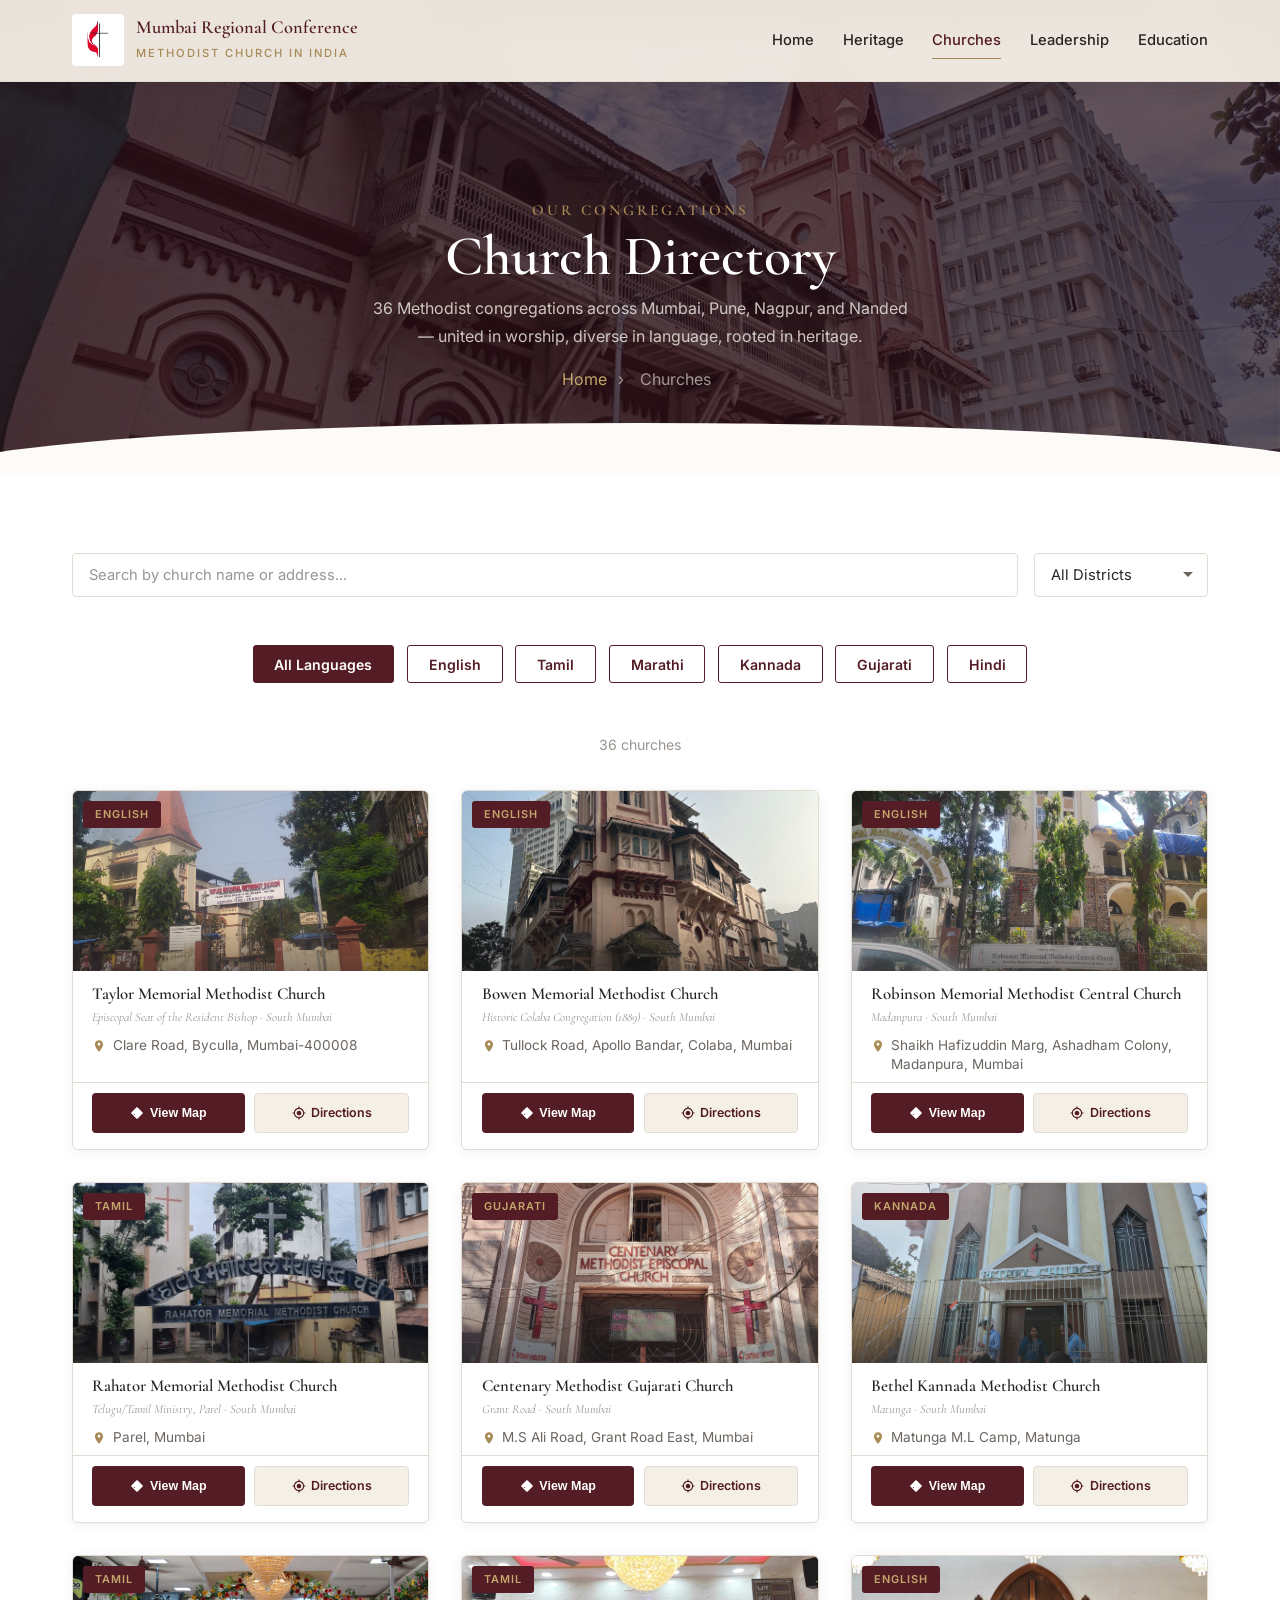
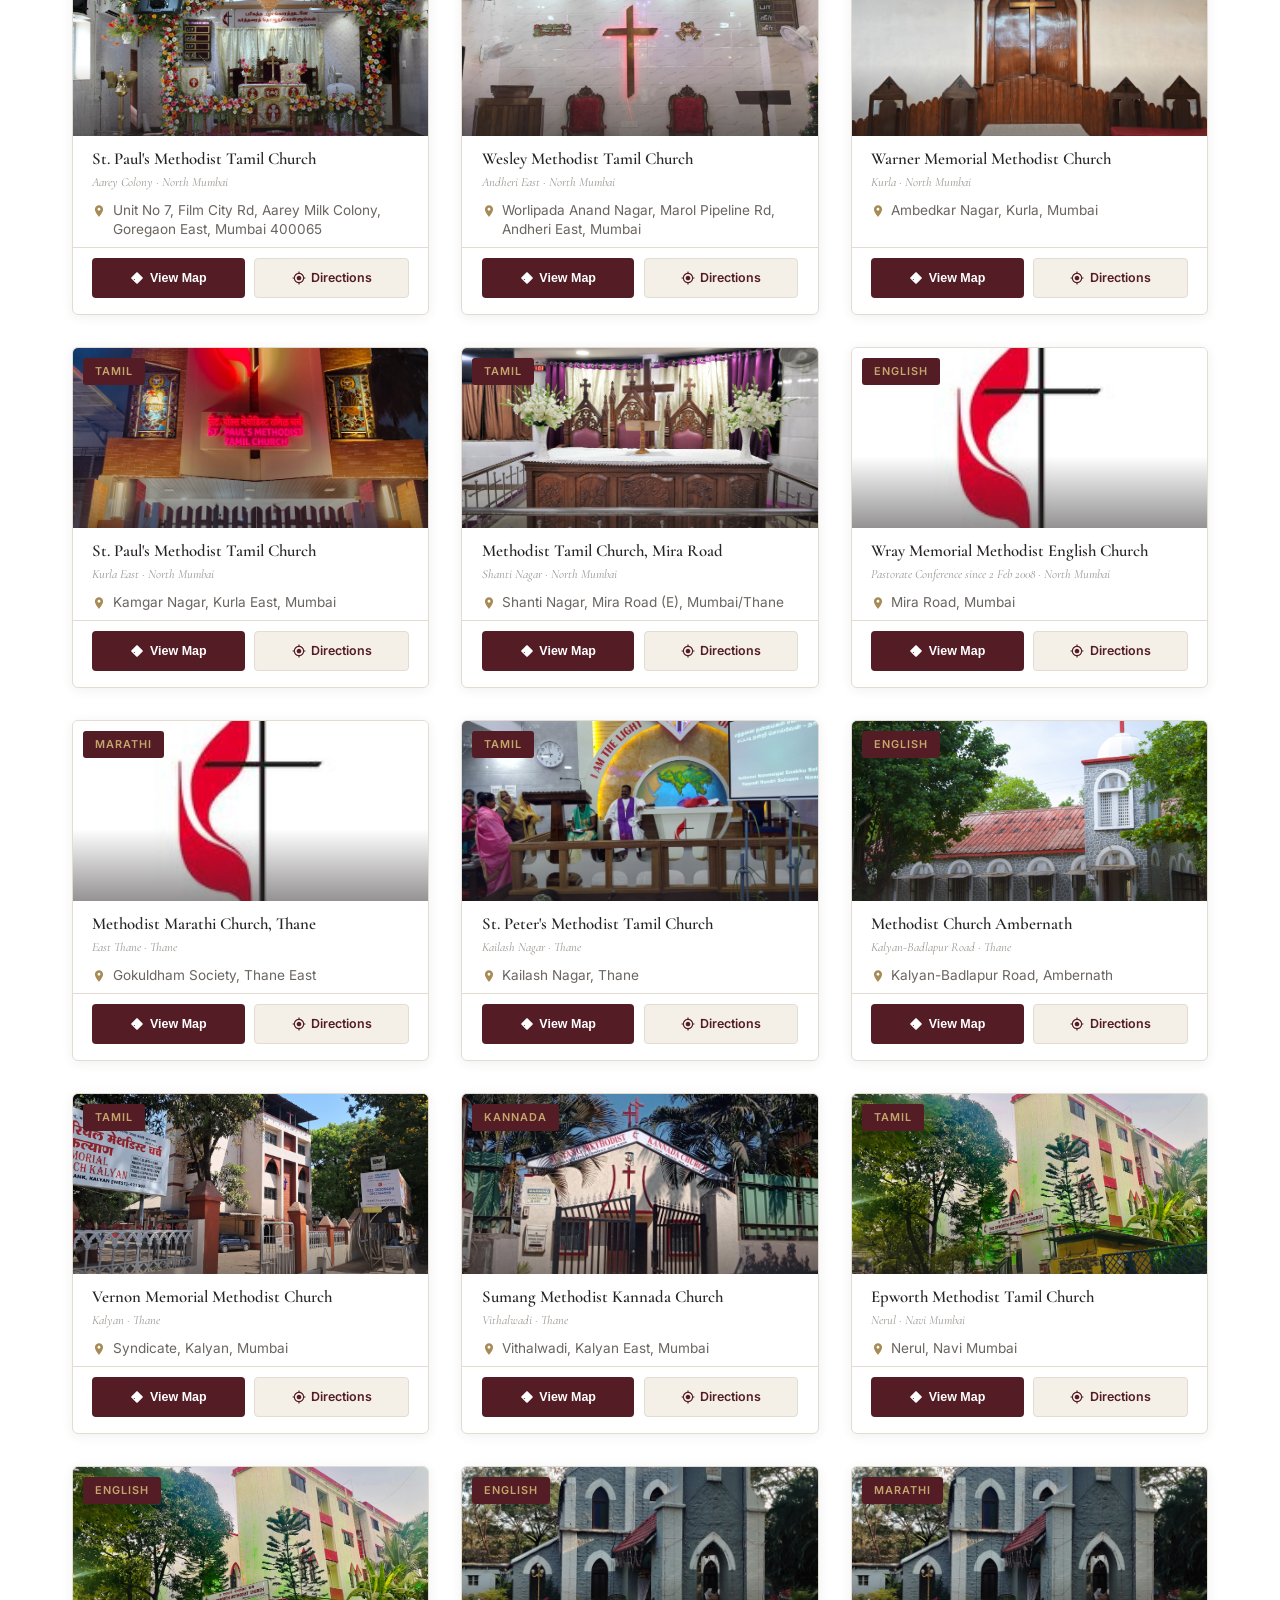
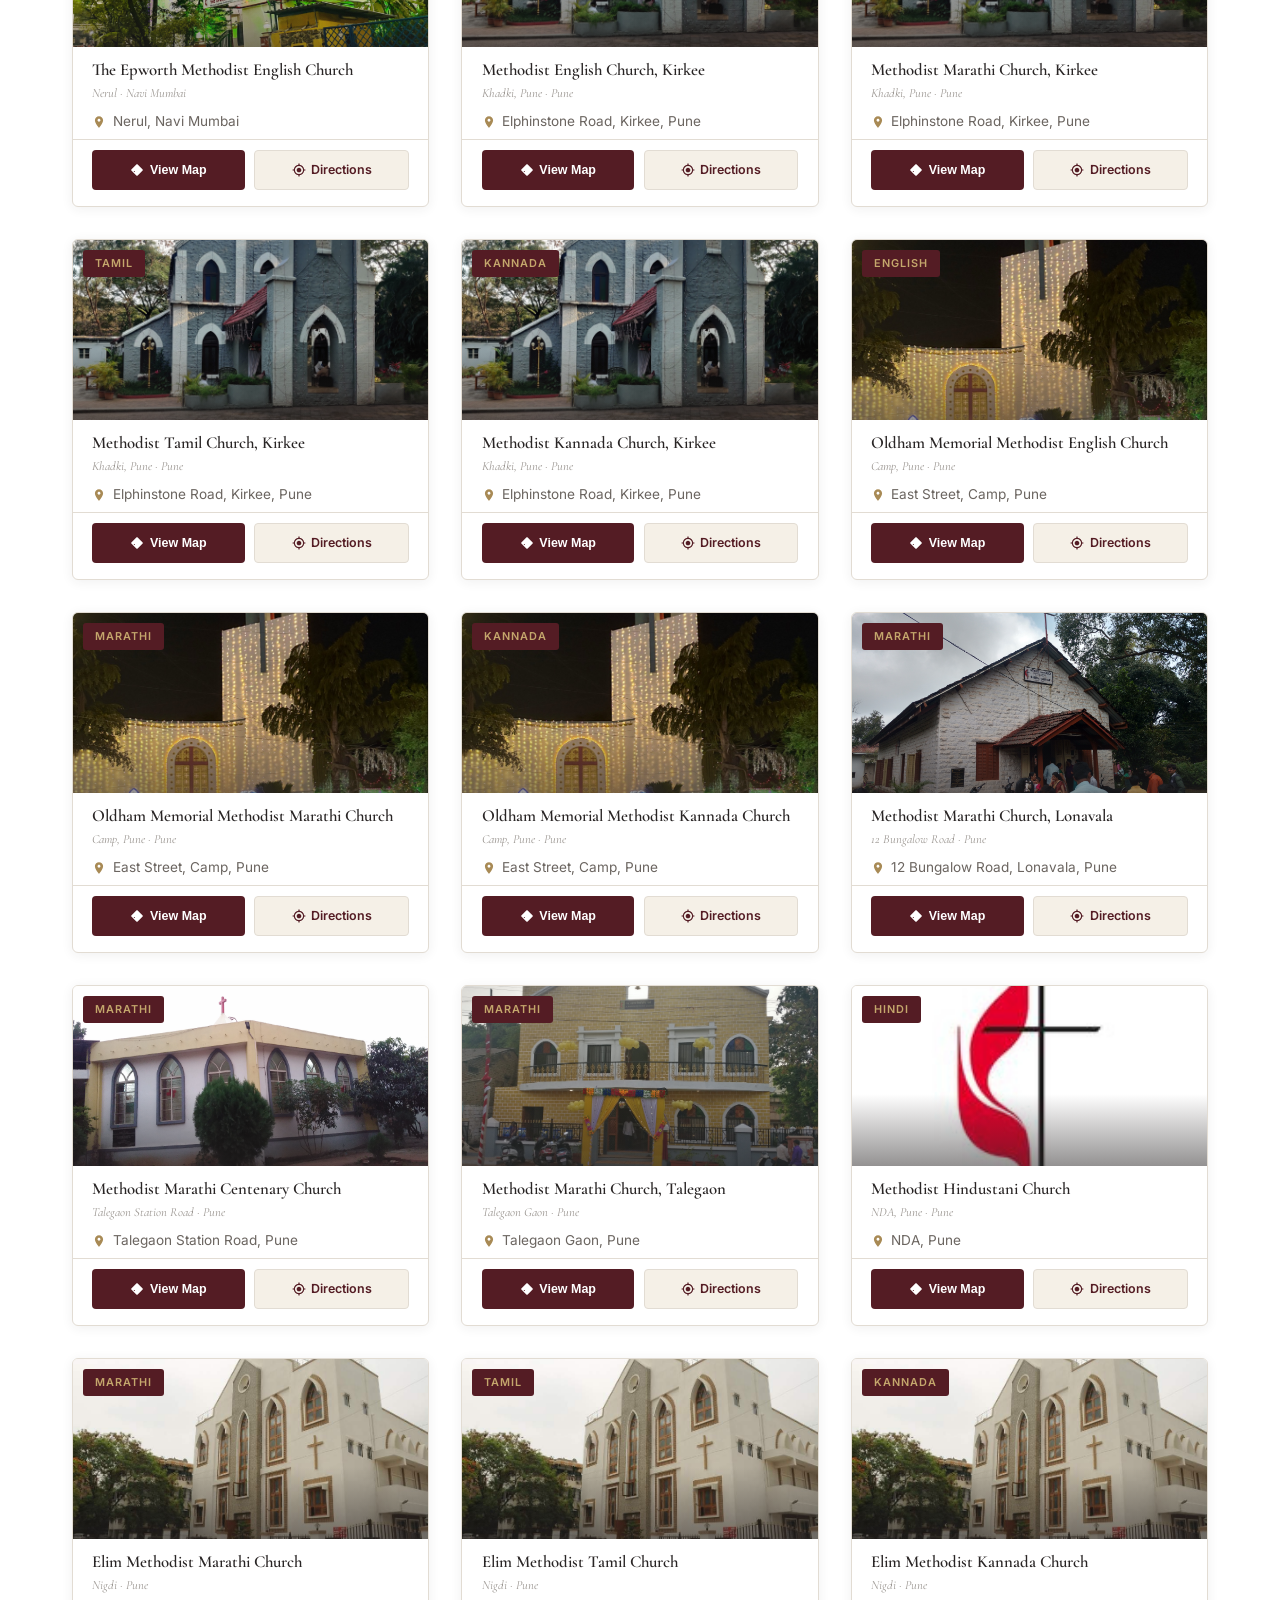
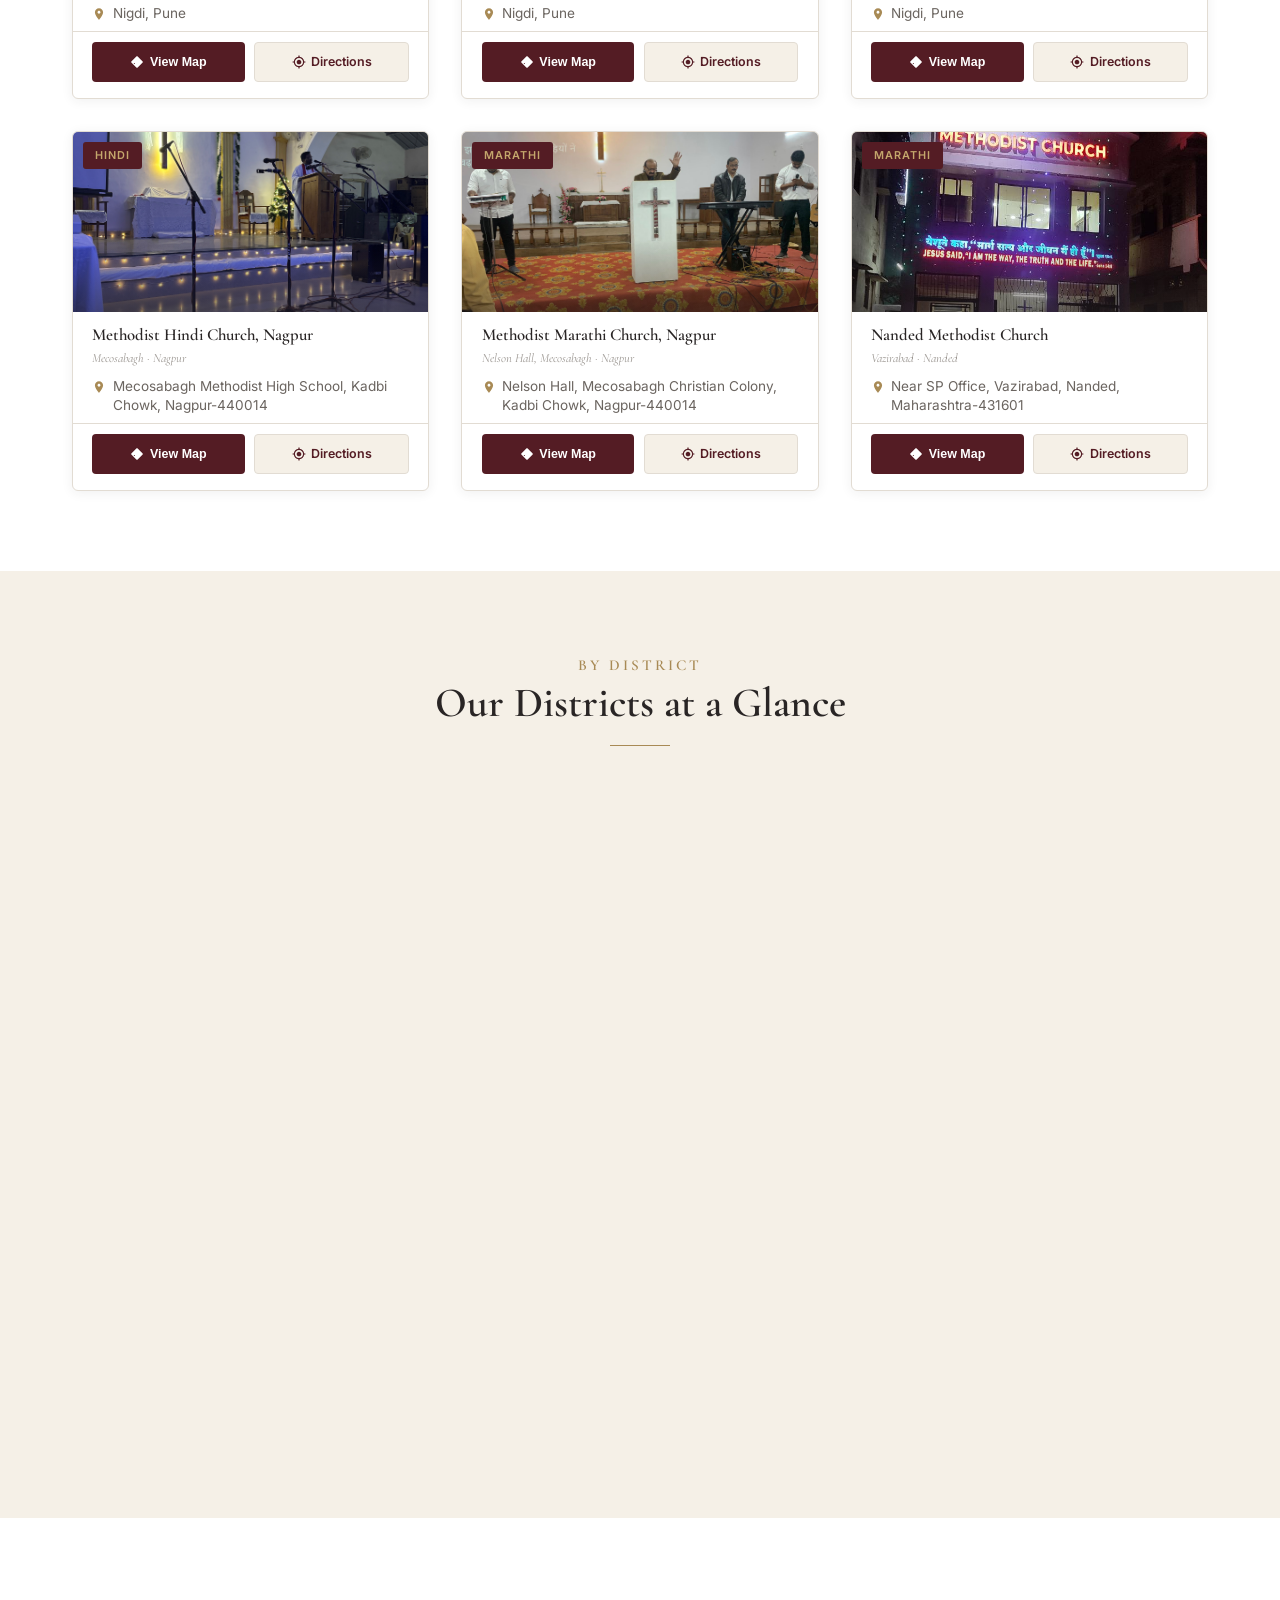
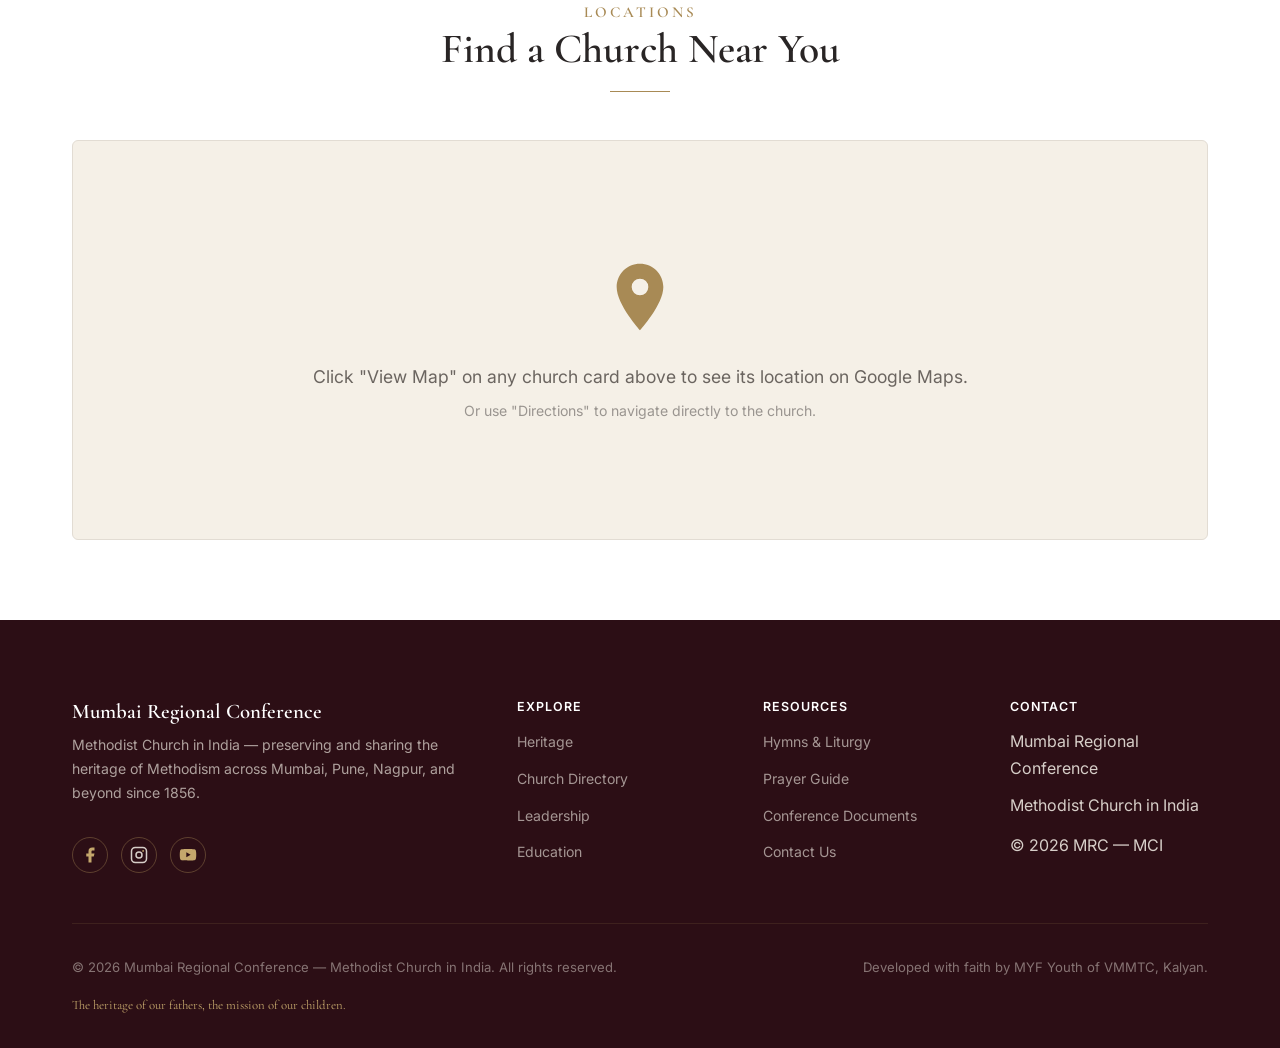
<file: churches.html>
<!DOCTYPE html>
<html lang="en">
<head>
  <meta charset="UTF-8" />
  <meta name="viewport" content="width=device-width, initial-scale=1.0" />
  <title>Church Directory — Mumbai Regional Conference</title>
  <meta name="description" content="Find a Methodist church in Mumbai, Pune, Nagpur, or Nanded — 36 congregations across 7 districts." />
  <link rel="icon" href="assets/logo.jpg" />
  <link rel="preconnect" href="https://fonts.googleapis.com" />
  <link rel="preconnect" href="https://fonts.gstatic.com" crossorigin />
  <link href="https://fonts.googleapis.com/css2?family=Cormorant+Garamond:ital,wght@0,400;0,600;0,700;1,400&family=Libre+Baskerville:ital,wght@0,400;0,700;1,400&family=Playfair+Display:wght@400;600;700&family=Inter:wght@300;400;500;600;700&family=Source+Sans+3:wght@300;400;600;700&display=swap" rel="stylesheet" />
  <link rel="stylesheet" href="css/style.css" />
</head>
<body>

  <!-- ===== TOP BAR ===== -->
  <div class="header-top">
    <div class="container">
      <span>Mumbai Regional Conference · Methodist Church in India</span>
      <span>Est. 1893</span>
    </div>
  </div>

  <!-- ===== HEADER / NAV ===== -->
  <header class="header">
    <div class="navbar">
      <div class="container">
        <a href="index.html" class="logo">
          <img src="assets/logo.jpg" alt="MRC Logo" />
          <div class="logo-text">
            <h1>Mumbai Regional Conference</h1>
            <span>Methodist Church in India</span>
          </div>
        </a>
        <nav class="nav-links">
          <a href="index.html">Home</a>
          <a href="about.html">Heritage</a>
          <a href="churches.html" class="active">Churches</a>
          <a href="leadership.html">Leadership</a>
          <a href="education.html">Education</a>
        </nav>
        <div class="menu-toggle" aria-label="Toggle navigation" role="button" tabindex="0">
          <span></span><span></span><span></span>
        </div>
      </div>
    </div>
  </header>

  <!-- ===== PAGE HEADER ===== -->
  <section class="page-header has-bg">
    <div class="page-header-bg">
      <img src="assets/images/bowen-memorial-church.jpg" alt="Church exterior" />
    </div>
    <div class="container">
      <span class="section-subtitle">Our Congregations</span>
      <h1>Church Directory</h1>
      <p>36 Methodist congregations across Mumbai, Pune, Nagpur, and Nanded — united in worship, diverse in language, rooted in heritage.</p>
      <div class="breadcrumb">
        <a href="index.html">Home</a>
        <span>›</span>
        <span>Churches</span>
      </div>
    </div>
  </section>

  <!-- ===== DIRECTORY SECTION ===== -->
  <section class="section-padding bg-white">
    <div class="container">

      <!-- Search + Filters -->
      <div class="directory-search">
        <input type="text" id="churchSearch" class="directory-search-input" placeholder="Search by church name or address..." />
        <select id="districtFilter" class="directory-search-select">
          <option value="all">All Districts</option>
          <option value="south-mumbai">South Mumbai (6)</option>
          <option value="north-mumbai">North Mumbai (6)</option>
          <option value="thane">Thane (5)</option>
          <option value="navi-mumbai">Navi Mumbai (2)</option>
          <option value="pune">Pune (14)</option>
          <option value="nagpur">Nagpur (2)</option>
          <option value="nanded">Nanded (1)</option>
        </select>
      </div>

      <!-- Language Tabs -->
      <div class="filter-tabs">
        <button class="filter-tab active" data-filter="all">All Languages</button>
        <button class="filter-tab" data-filter="english">English</button>
        <button class="filter-tab" data-filter="tamil">Tamil</button>
        <button class="filter-tab" data-filter="marathi">Marathi</button>
        <button class="filter-tab" data-filter="kannada">Kannada</button>
        <button class="filter-tab" data-filter="gujarati">Gujarati</button>
        <button class="filter-tab" data-filter="hindi">Hindi</button>
      </div>

      <!-- Count -->
      <div style="text-align: center; margin-bottom: var(--spacing-md);">
        <span id="churchCount" style="color: var(--mid-gray); font-size: 0.88rem;">36 churches</span>
      </div>

      <!-- Church Grid (rendered by JS) -->
      <div class="churches-grid" id="churchesGrid"></div>
      <div class="churches-empty" id="churchesEmpty" style="display:none;">
        No churches match your current filters. Try adjusting your search.
      </div>
    </div>
  </section>

  <!-- ===== DISTRICT OVERVIEW ===== -->
  <section class="section-padding" style="background: var(--ivory);">
    <div class="container">
      <div class="section-header text-center">
        <span class="section-subtitle">By District</span>
        <h2>Our Districts at a Glance</h2>
        <div class="brass-line centered"></div>
      </div>
      <div class="features-grid three-col">
        <div class="feature-card fade-in">
          <h3>South Bombay</h3>
          <p style="color: var(--brass-dark); font-weight: 600; margin-bottom: 0.3rem;">6 churches · Rev. Lionel Hector, District Superintendent</p>
          <p>The historic heart of Mumbai Methodism — Bowen Memorial (1889), Taylor Memorial, and four more congregations in Byculla, Colaba, Madanpura, Parel, Grant Road, and Matunga.</p>
        </div>
        <div class="feature-card fade-in">
          <h3>North Mumbai</h3>
          <p style="color: var(--brass-dark); font-weight: 600; margin-bottom: 0.3rem;">6 churches · Rev. Anand Methry, District Superintendent</p>
          <p>Growing communities from Goregaon to Mira Road — serving Tamil, English, and Kannada-speaking congregations across the northern suburbs.</p>
        </div>
        <div class="feature-card fade-in">
          <h3>Pune District</h3>
          <p style="color: var(--brass-dark); font-weight: 600; margin-bottom: 0.3rem;">14 churches · Rev. Dr. S. Retnamony, District Superintendent</p>
          <p>The largest district by number of congregations — including the historic Oldham Memorial (1877) and four language congregations at Kirkee/Khadki.</p>
        </div>
        <div class="feature-card fade-in">
          <h3>Thane</h3>
          <p style="color: var(--brass-dark); font-weight: 600; margin-bottom: 0.3rem;">5 churches</p>
          <p>Marathi, Tamil, English, and Kannada congregations serving the growing Thane-Kalyan-Ambernath corridor.</p>
        </div>
        <div class="feature-card fade-in">
          <h3>Navi Mumbai</h3>
          <p style="color: var(--brass-dark); font-weight: 600; margin-bottom: 0.3rem;">2 churches</p>
          <p>Epworth Tamil and Epworth English — twin congregations in Nerul serving the planned city's diverse community.</p>
        </div>
        <div class="feature-card fade-in">
          <h3>Nagpur & Nanded</h3>
          <p style="color: var(--brass-dark); font-weight: 600; margin-bottom: 0.3rem;">3 churches</p>
          <p>Two congregations at Mecosabagh, Nagpur (Hindi and Marathi) and one in Vazirabad, Nanded — extending the MRC's reach into Maharashtra's heartland.</p>
        </div>
      </div>
    </div>
  </section>

  <!-- ===== MAP SECTION ===== -->
  <section class="map-section section-padding">
    <div class="container">
      <div class="section-header text-center">
        <span class="section-subtitle">Locations</span>
        <h2>Find a Church Near You</h2>
        <div class="brass-line centered"></div>
      </div>
      <div class="map-container">
        <div class="map-placeholder">
          <svg viewBox="0 0 24 24"><path d="M12 2C8.13 2 5 5.13 5 9c0 5.25 7 13 7 13s7-7.75 7-13c0-3.87-3.13-7-7-7zm0 9.5a2.5 2.5 0 110-5 2.5 2.5 0 010 5z"/></svg>
          <p style="font-size: 1.1rem; color: var(--warm-gray);">Click "View Map" on any church card above to see its location on Google Maps.</p>
          <p style="font-size: 0.88rem; color: var(--mid-gray); margin-top: 0.5rem;">Or use "Directions" to navigate directly to the church.</p>
        </div>
      </div>
    </div>
  </section>

  <!-- ===== FOOTER ===== -->
  <footer class="footer">
    <div class="container">
      <div class="footer-grid">
        <div class="footer-brand">
          <h3>Mumbai Regional Conference</h3>
          <p>Methodist Church in India — preserving and sharing the heritage of Methodism across Mumbai, Pune, Nagpur, and beyond since 1856.</p>
          <div class="footer-social">
            <a href="#" aria-label="Facebook"><svg viewBox="0 0 24 24"><path d="M18 2h-3a5 5 0 00-5 5v3H7v4h3v8h4v-8h3l1-4h-4V7a1 1 0 011-1h3z"/></svg></a>
            <a href="#" aria-label="Instagram"><svg viewBox="0 0 24 24"><rect x="2" y="2" width="20" height="20" rx="5" ry="5" fill="none" stroke="currentColor" stroke-width="2"/><circle cx="12" cy="12" r="4" fill="none" stroke="currentColor" stroke-width="2"/><circle cx="17.5" cy="6.5" r="1.2"/></svg></a>
            <a href="#" aria-label="YouTube"><svg viewBox="0 0 24 24"><path d="M22.54 6.42a2.78 2.78 0 00-1.94-2C18.88 4 12 4 12 4s-6.88 0-8.6.46a2.78 2.78 0 00-1.94 2A29 29 0 001 11.75a29 29 0 00.46 5.33A2.78 2.78 0 003.4 19.1c1.72.46 8.6.46 8.6.46s6.88 0 8.6-.46a2.78 2.78 0 001.94-2 29 29 0 00.46-5.25 29 29 0 00-.46-5.43zM9.75 15.02V8.48l5.75 3.27-5.75 3.27z"/></svg></a>
          </div>
        </div>
        <div class="footer-links">
          <h4>Explore</h4>
          <ul>
            <li><a href="about.html">Heritage</a></li>
            <li><a href="churches.html">Church Directory</a></li>
            <li><a href="leadership.html">Leadership</a></li>
            <li><a href="education.html">Education</a></li>
          </ul>
        </div>
        <div class="footer-links">
          <h4>Resources</h4>
          <ul>
            <li><a href="#">Hymns & Liturgy</a></li>
            <li><a href="#">Prayer Guide</a></li>
            <li><a href="#">Conference Documents</a></li>
            <li><a href="#">Contact Us</a></li>
          </ul>
        </div>
        <div class="footer-links">
          <h4>Contact</h4>
          <ul>
            <li>Mumbai Regional Conference</li>
            <li>Methodist Church in India</li>
            <li style="margin-top: 0.8rem;">© 2026 MRC — MCI</li>
          </ul>
        </div>
      </div>
      <div class="footer-bottom">
        <p>© 2026 Mumbai Regional Conference — Methodist Church in India. All rights reserved.</p>
        <p>Developed with faith by MYF Youth of VMMTC, Kalyan.</p>
        <p style="font-family: var(--font-accent); color: var(--brass-light); font-size: 0.8rem;">The heritage of our fathers, the mission of our children.</p>
      </div>
    </div>
  </footer>

  <!-- ===== MAP MODAL ===== -->
  <div class="map-modal" id="mapModal">
    <div class="map-modal-content">
      <div class="map-modal-header">
        <h3 id="mapModalTitle">Church Location</h3>
        <button id="mapModalClose" class="map-modal-close">&times;</button>
      </div>
      <iframe id="mapModalFrame" class="map-modal-iframe" allowfullscreen loading="lazy"></iframe>
      <div class="map-modal-footer">
        <a id="mapModalDirections" href="#" target="_blank" rel="noopener" class="btn btn-brass">Open in Google Maps</a>
        <button onclick="document.getElementById('mapModal').classList.remove('active');document.getElementById('mapModalFrame').src='';document.body.style.overflow='';" class="btn btn-outline">Close</button>
      </div>
    </div>
  </div>

  <script src="js/churches.js"></script>
  <script src="js/main.js"></script>
</body>
</html>
</file>
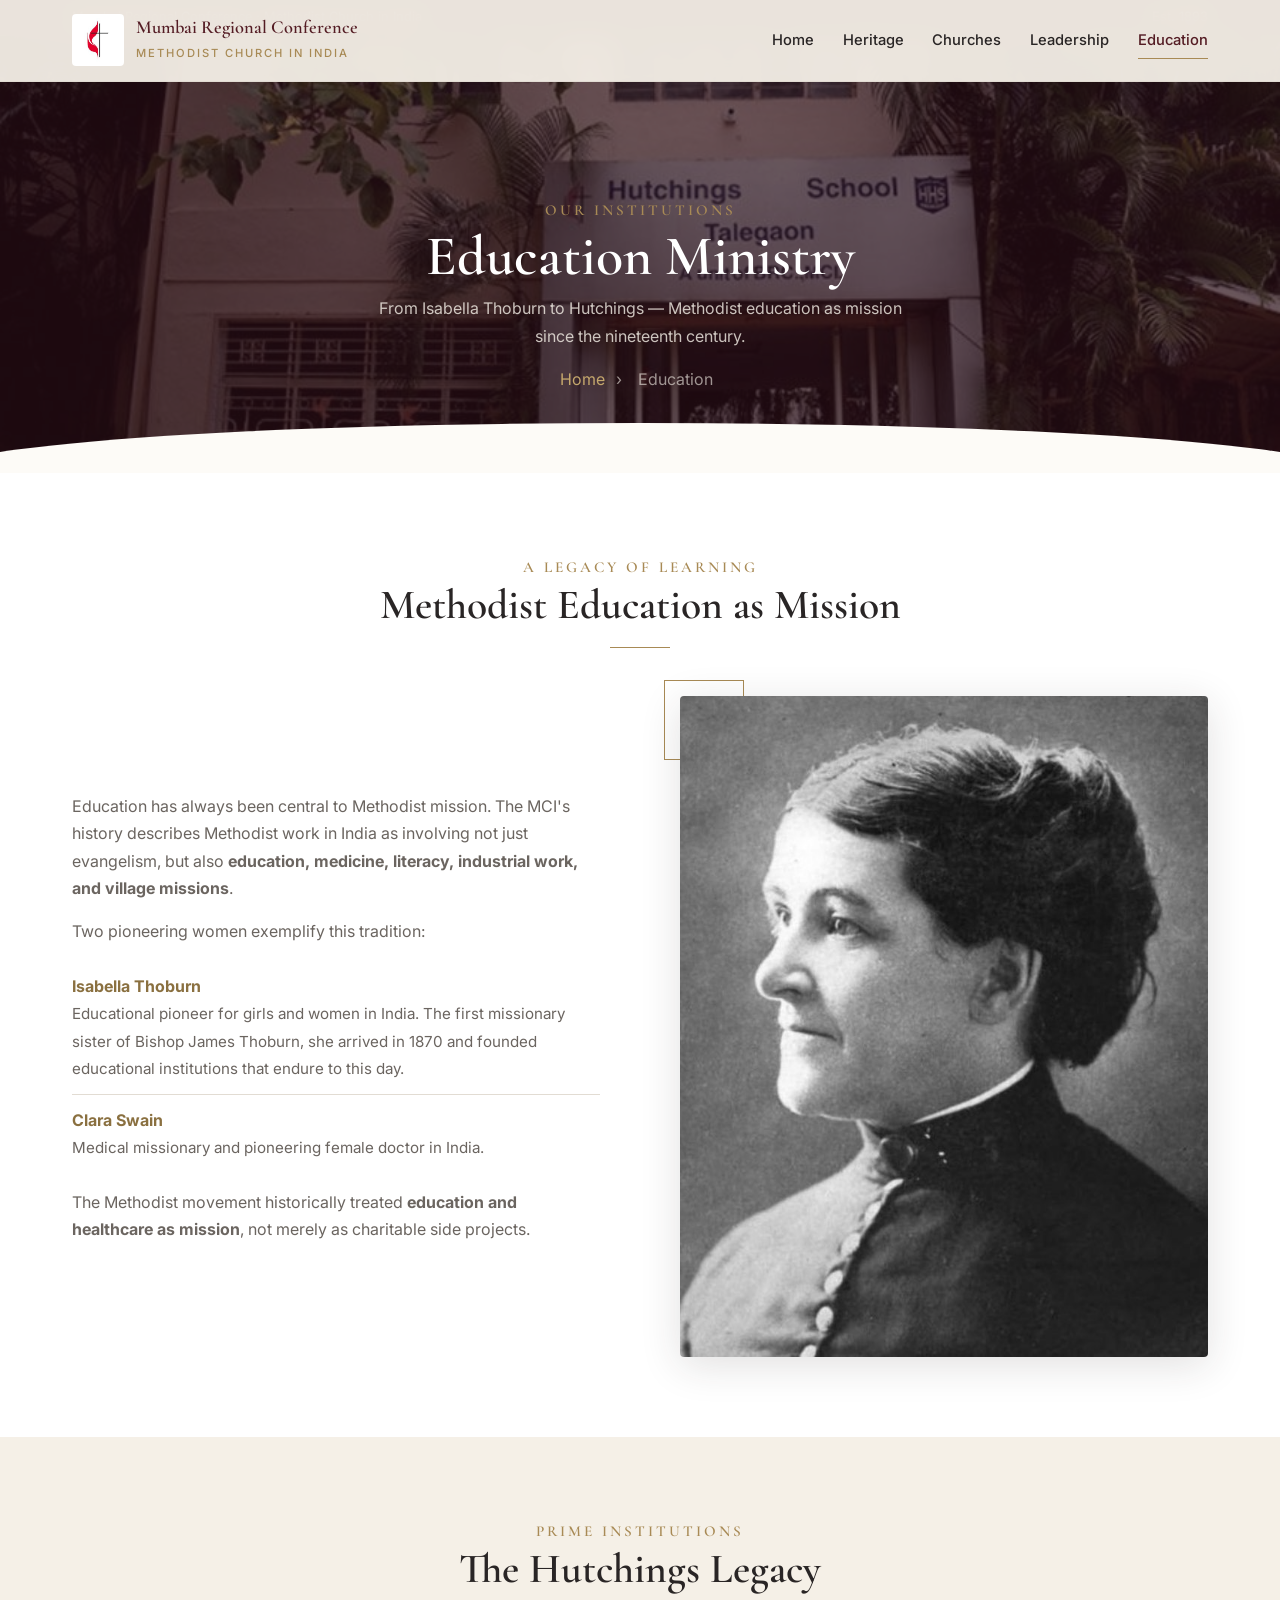
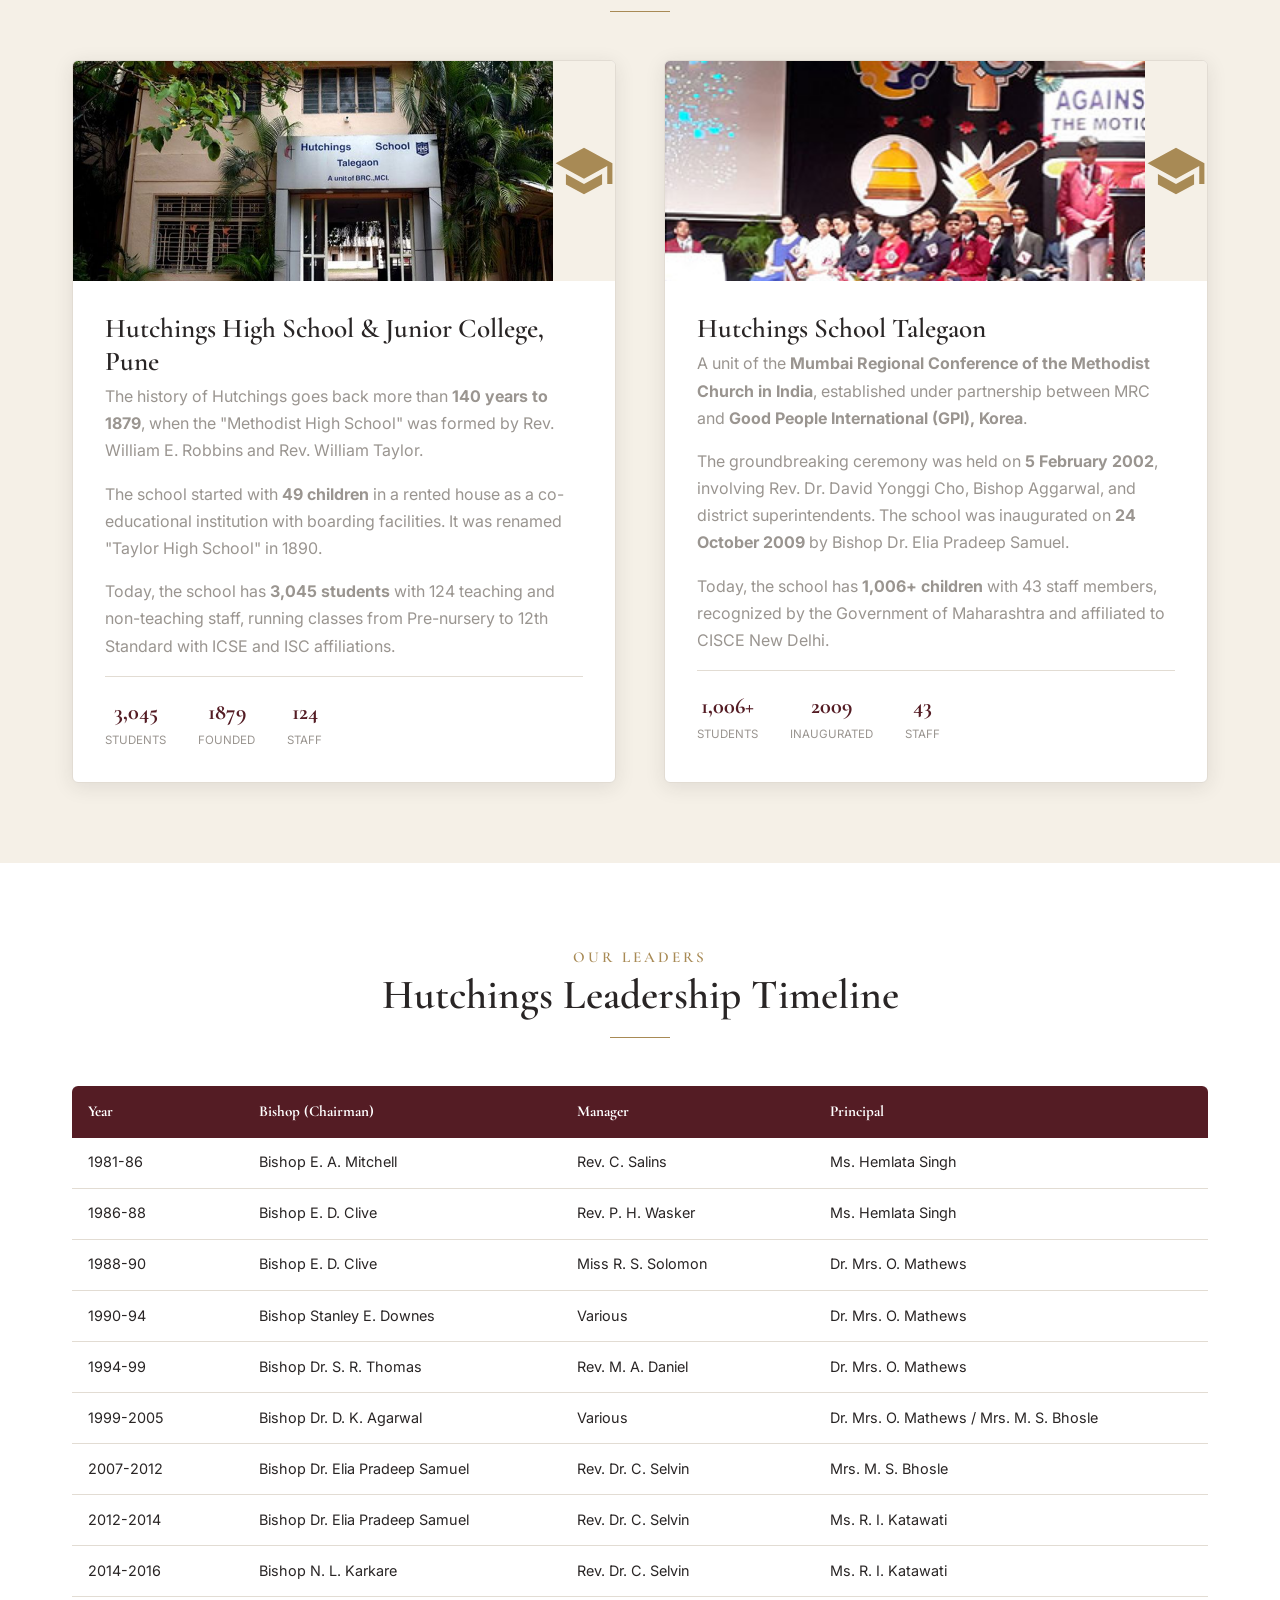
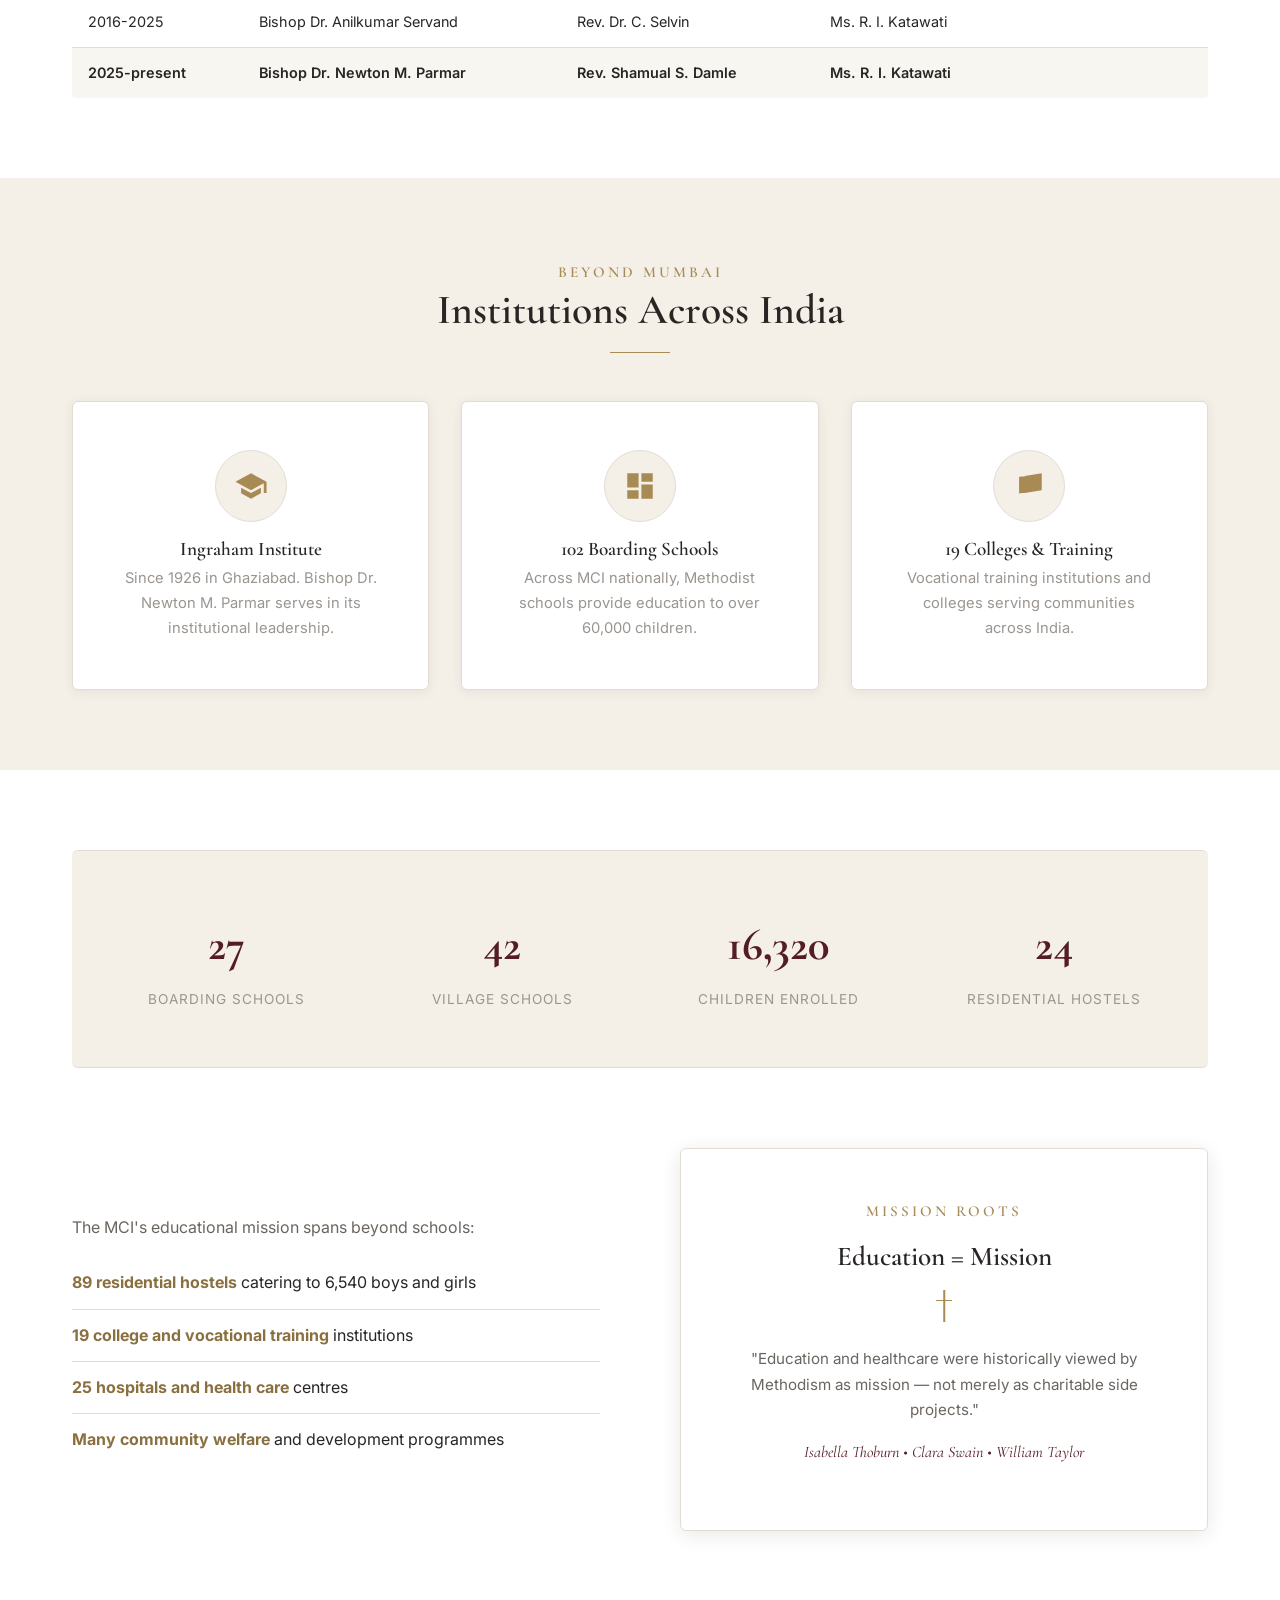
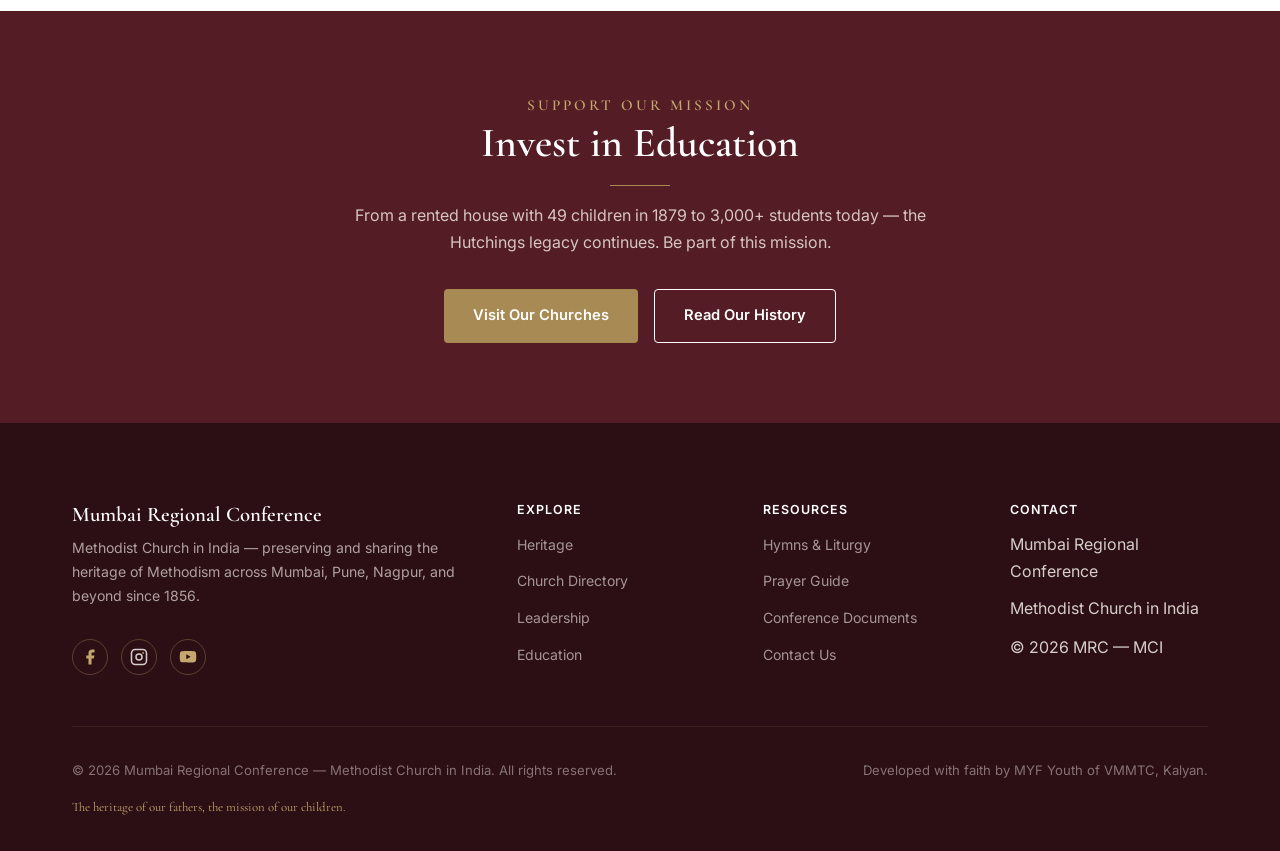
<file: education.html>
<!DOCTYPE html>
<html lang="en">
<head>
  <meta charset="UTF-8" />
  <meta name="viewport" content="width=device-width, initial-scale=1.0" />
  <meta name="description" content="Educational institutions of the Mumbai Regional Conference — Hutchings High School Pune and Talegaon. Nurturing minds since 1879." />
  <title>Education — Mumbai Regional Conference</title>
  <link rel="icon" href="assets/logo.jpg" />
  <link rel="preconnect" href="https://fonts.googleapis.com" />
  <link rel="preconnect" href="https://fonts.gstatic.com" crossorigin />
  <link href="https://fonts.googleapis.com/css2?family=Cormorant+Garamond:ital,wght@0,400;0,600;0,700;1,400&family=Libre+Baskerville:ital,wght@0,400;0,700;1,400&family=Playfair+Display:wght@400;600;700&family=Inter:wght@300;400;500;600;700&family=Source+Sans+3:wght@300;400;600;700&display=swap" rel="stylesheet" />
  <link rel="stylesheet" href="css/style.css" />
</head>
<body>

  <!-- ===== TOP BAR ===== -->
  <div class="header-top">
    <div class="container">
      <span>Mumbai Regional Conference · Methodist Church in India</span>
      <span>Est. 1893</span>
    </div>
  </div>

  <!-- ===== HEADER / NAV ===== -->
  <header class="header">
    <div class="navbar">
      <div class="container">
        <a href="index.html" class="logo">
          <img src="assets/logo.jpg" alt="MRC Logo" />
          <div class="logo-text">
            <h1>Mumbai Regional Conference</h1>
            <span>Methodist Church in India</span>
          </div>
        </a>
        <nav class="nav-links">
          <a href="index.html">Home</a>
          <a href="about.html">Heritage</a>
          <a href="churches.html">Churches</a>
          <a href="leadership.html">Leadership</a>
          <a href="education.html" class="active">Education</a>
        </nav>
        <div class="menu-toggle" aria-label="Toggle navigation" role="button" tabindex="0">
          <span></span><span></span><span></span>
        </div>
      </div>
    </div>
  </header>

  <!-- ===== PAGE HEADER ===== -->
  <section class="page-header has-bg">
    <div class="page-header-bg">
      <img src="assets/images/hutchings-campus.jpg" alt="Hutchings School" />
    </div>
    <div class="container">
      <span class="section-subtitle">Our Institutions</span>
      <h1>Education Ministry</h1>
      <p>From Isabella Thoburn to Hutchings — Methodist education as mission since the nineteenth century.</p>
      <div class="breadcrumb">
        <a href="index.html">Home</a>
        <span>›</span>
        <span>Education</span>
      </div>
    </div>
  </section>

  <!-- ===== EDUCATIONAL HERITAGE ===== -->
  <section class="section-padding bg-white">
    <div class="container">
      <div class="section-header text-center">
        <span class="section-subtitle">A Legacy of Learning</span>
        <h2>Methodist Education as Mission</h2>
        <div class="brass-line centered"></div>
      </div>
      <div class="about-preview">
        <div class="about-content slide-in-left">
          <p>Education has always been central to Methodist mission. The MCI's history describes Methodist work in India as involving not just evangelism, but also <strong>education, medicine, literacy, industrial work, and village missions</strong>.</p>
          <p>Two pioneering women exemplify this tradition:</p>
          <ul style="list-style: none; padding: 0; margin-top: var(--spacing-sm);">
            <li style="padding: 0.75rem 0; border-bottom: 1px solid var(--light-border);">
              <strong style="color: var(--brass-dark);">Isabella Thoburn</strong><br />
              <span style="color: var(--warm-gray); font-size: 0.95rem;">Educational pioneer for girls and women in India. The first missionary sister of Bishop James Thoburn, she arrived in 1870 and founded educational institutions that endure to this day.</span>
            </li>
            <li style="padding: 0.75rem 0;">
              <strong style="color: var(--brass-dark);">Clara Swain</strong><br />
              <span style="color: var(--warm-gray); font-size: 0.95rem;">Medical missionary and pioneering female doctor in India.</span>
            </li>
          </ul>
          <p style="margin-top: var(--spacing-sm);">The Methodist movement historically treated <strong>education and healthcare as mission</strong>, not merely as charitable side projects.</p>
        </div>
        <div class="about-image slide-in-right">
          <img src="assets/images/wm-isabella-thoburn.jpg" alt="Isabella Thoburn, educational pioneer" onerror="this.src='assets/images/school-campus-bg.jpg'" />
        </div>
      </div>
    </div>
  </section>

  <!-- ===== HUTCHINGS SCHOOLS ===== -->
  <section class="section-padding" style="background: var(--ivory);">
    <div class="container">
      <div class="section-header text-center">
        <span class="section-subtitle">Prime Institutions</span>
        <h2>The Hutchings Legacy</h2>
        <div class="brass-line centered"></div>
      </div>
      <div class="education-showcase">
        <div class="education-card fade-in">
          <div class="education-card-image">
            <img src="assets/images/hutchings-campus.jpg" alt="Hutchings School Talegaon Campus" onerror="this.style.display='none'" />
            <svg viewBox="0 0 24 24"><path d="M5 13.18v4L12 21l7-3.82v-4L12 17l-7-3.82zM12 3L1 9l11 6 9-4.91V17h2V9L12 3z"/></svg>
          </div>
          <div class="education-card-content">
            <h3>Hutchings High School &amp; Junior College, Pune</h3>
            <p>The history of Hutchings goes back more than <strong>140 years to 1879</strong>, when the "Methodist High School" was formed by Rev. William E. Robbins and Rev. William Taylor.</p>
            <p>The school started with <strong>49 children</strong> in a rented house as a co-educational institution with boarding facilities. It was renamed "Taylor High School" in 1890.</p>
            <p>Today, the school has <strong>3,045 students</strong> with 124 teaching and non-teaching staff, running classes from Pre-nursery to 12th Standard with ICSE and ISC affiliations.</p>
            <div class="education-stats">
              <div class="education-stat"><div class="education-stat-number">3,045</div><div class="education-stat-label">Students</div></div>
              <div class="education-stat"><div class="education-stat-number">1879</div><div class="education-stat-label">Founded</div></div>
              <div class="education-stat"><div class="education-stat-number">124</div><div class="education-stat-label">Staff</div></div>
            </div>
          </div>
        </div>
        <div class="education-card fade-in">
          <div class="education-card-image">
            <img src="assets/images/school-resource-1.jpg" alt="Hutchings School Talegaon" onerror="this.style.display='none'" />
            <svg viewBox="0 0 24 24"><path d="M5 13.18v4L12 21l7-3.82v-4L12 17l-7-3.82zM12 3L1 9l11 6 9-4.91V17h2V9L12 3z"/></svg>
          </div>
          <div class="education-card-content">
            <h3>Hutchings School Talegaon</h3>
            <p>A unit of the <strong>Mumbai Regional Conference of the Methodist Church in India</strong>, established under partnership between MRC and <strong>Good People International (GPI), Korea</strong>.</p>
            <p>The groundbreaking ceremony was held on <strong>5 February 2002</strong>, involving Rev. Dr. David Yonggi Cho, Bishop Aggarwal, and district superintendents. The school was inaugurated on <strong>24 October 2009</strong> by Bishop Dr. Elia Pradeep Samuel.</p>
            <p>Today, the school has <strong>1,006+ children</strong> with 43 staff members, recognized by the Government of Maharashtra and affiliated to CISCE New Delhi.</p>
            <div class="education-stats">
              <div class="education-stat"><div class="education-stat-number">1,006+</div><div class="education-stat-label">Students</div></div>
              <div class="education-stat"><div class="education-stat-number">2009</div><div class="education-stat-label">Inaugurated</div></div>
              <div class="education-stat"><div class="education-stat-number">43</div><div class="education-stat-label">Staff</div></div>
            </div>
          </div>
        </div>
      </div>
    </div>
  </section>

  <!-- ===== LEADERSHIP TABLE ===== -->
  <section class="section-padding bg-white">
    <div class="container">
      <div class="section-header text-center">
        <span class="section-subtitle">Our Leaders</span>
        <h2>Hutchings Leadership Timeline</h2>
        <div class="brass-line centered"></div>
      </div>
      <div style="overflow-x: auto;">
        <table class="succession-table">
          <thead>
            <tr><th>Year</th><th>Bishop (Chairman)</th><th>Manager</th><th>Principal</th></tr>
          </thead>
          <tbody>
            <tr><td>1981-86</td><td>Bishop E. A. Mitchell</td><td>Rev. C. Salins</td><td>Ms. Hemlata Singh</td></tr>
            <tr><td>1986-88</td><td>Bishop E. D. Clive</td><td>Rev. P. H. Wasker</td><td>Ms. Hemlata Singh</td></tr>
            <tr><td>1988-90</td><td>Bishop E. D. Clive</td><td>Miss R. S. Solomon</td><td>Dr. Mrs. O. Mathews</td></tr>
            <tr><td>1990-94</td><td>Bishop Stanley E. Downes</td><td>Various</td><td>Dr. Mrs. O. Mathews</td></tr>
            <tr><td>1994-99</td><td>Bishop Dr. S. R. Thomas</td><td>Rev. M. A. Daniel</td><td>Dr. Mrs. O. Mathews</td></tr>
            <tr><td>1999-2005</td><td>Bishop Dr. D. K. Agarwal</td><td>Various</td><td>Dr. Mrs. O. Mathews / Mrs. M. S. Bhosle</td></tr>
            <tr><td>2007-2012</td><td>Bishop Dr. Elia Pradeep Samuel</td><td>Rev. Dr. C. Selvin</td><td>Mrs. M. S. Bhosle</td></tr>
            <tr><td>2012-2014</td><td>Bishop Dr. Elia Pradeep Samuel</td><td>Rev. Dr. C. Selvin</td><td>Ms. R. I. Katawati</td></tr>
            <tr><td>2014-2016</td><td>Bishop N. L. Karkare</td><td>Rev. Dr. C. Selvin</td><td>Ms. R. I. Katawati</td></tr>
            <tr><td>2016-2025</td><td>Bishop Dr. Anilkumar Servand</td><td>Rev. Dr. C. Selvin</td><td>Ms. R. I. Katawati</td></tr>
            <tr class="current-row"><td>2025-present</td><td>Bishop Dr. Newton M. Parmar</td><td>Rev. Shamual S. Damle</td><td>Ms. R. I. Katawati</td></tr>
          </tbody>
        </table>
      </div>
    </div>
  </section>

  <!-- ===== INGRAHAM INSTITUTE & INSTITUTIONS ===== -->
  <section class="section-padding" style="background: var(--ivory);">
    <div class="container">
      <div class="section-header text-center">
        <span class="section-subtitle">Beyond Mumbai</span>
        <h2>Institutions Across India</h2>
        <div class="brass-line centered"></div>
      </div>
      <div class="features-grid">
        <div class="feature-card fade-in">
          <div class="feature-icon">
            <svg viewBox="0 0 24 24"><path d="M5 13.18v4L12 21l7-3.82v-4L12 17l-7-3.82zM12 3L1 9l11 6 9-4.91V17h2V9L12 3z"/></svg>
          </div>
          <h3>Ingraham Institute</h3>
          <p>Since 1926 in Ghaziabad. Bishop Dr. Newton M. Parmar serves in its institutional leadership.</p>
        </div>
        <div class="feature-card fade-in">
          <div class="feature-icon">
            <svg viewBox="0 0 24 24"><path d="M3 13h8V3H3v10zm0 8h8v-6H3v6zm10 0h8V11h-8v10zm0-18v6h8V3h-8z"/></svg>
          </div>
          <h3>102 Boarding Schools</h3>
          <p>Across MCI nationally, Methodist schools provide education to over 60,000 children.</p>
        </div>
        <div class="feature-card fade-in">
          <div class="feature-icon">
            <svg viewBox="0 0 24 24"><path d="M9 17V5l12-2v12l-12 2zm-2 0l-2 .33V5.5L9 5.17V17z"/></svg>
          </div>
          <h3>19 Colleges &amp; Training</h3>
          <p>Vocational training institutions and colleges serving communities across India.</p>
        </div>
      </div>
    </div>
  </section>

  <!-- ===== NATIONAL IMPACT ===== -->
  <section class="section-padding bg-white">
    <div class="container">
      <div class="stats-bar" style="background: var(--ivory); border-radius: 6px;">
        <div class="container">
          <div class="stats-grid">
            <div class="stat-item"><div class="stat-number" data-target="102">0</div><div class="stat-label">Boarding Schools</div></div>
            <div class="stat-item"><div class="stat-number" data-target="155">0</div><div class="stat-label">Village Schools</div></div>
            <div class="stat-item"><div class="stat-number" data-target="60000">0</div><div class="stat-label">Children Enrolled</div></div>
            <div class="stat-item"><div class="stat-number" data-target="89">0</div><div class="stat-label">Residential Hostels</div></div>
          </div>
        </div>
      </div>

      <div class="about-preview" style="margin-top: var(--spacing-xl);">
        <div class="about-content slide-in-left">
          <p>The MCI's educational mission spans beyond schools:</p>
          <ul style="list-style: none; padding: 0; margin-top: var(--spacing-sm);">
            <li style="padding: 0.75rem 0; border-bottom: 1px solid var(--light-border);"><strong style="color: var(--brass-dark);">89 residential hostels</strong> catering to 6,540 boys and girls</li>
            <li style="padding: 0.75rem 0; border-bottom: 1px solid var(--light-border);"><strong style="color: var(--brass-dark);">19 college and vocational training</strong> institutions</li>
            <li style="padding: 0.75rem 0; border-bottom: 1px solid var(--light-border);"><strong style="color: var(--brass-dark);">25 hospitals and health care</strong> centres</li>
            <li style="padding: 0.75rem 0;"><strong style="color: var(--brass-dark);">Many community welfare</strong> and development programmes</li>
          </ul>
        </div>
        <div class="about-content slide-in-right">
          <div style="background: var(--white); padding: var(--spacing-lg); border-radius: 6px; box-shadow: var(--shadow-md); text-align: center; border: 1px solid var(--light-border);">
            <span class="section-subtitle">Mission Roots</span>
            <h3 style="margin-top: var(--spacing-sm);">Education = Mission</h3>
            <div class="decorative-cross"></div>
            <p style="color: var(--warm-gray); font-size: 0.95rem;">
              "Education and healthcare were historically viewed by Methodism as mission — not merely as charitable side projects."
            </p>
            <p style="color: var(--maroon); font-family: var(--font-accent); font-style: italic; margin-top: var(--spacing-sm);">
              Isabella Thoburn • Clara Swain • William Taylor
            </p>
          </div>
        </div>
      </div>
    </div>
  </section>

  <!-- ===== CALL TO ACTION ===== -->
  <section class="section-padding" style="background: var(--maroon); text-align: center;">
    <div class="container">
      <span class="section-subtitle" style="color: var(--brass-light);">Support Our Mission</span>
      <h2 style="color: var(--white);">Invest in Education</h2>
      <div style="width: 60px; height: 1px; background: var(--brass); margin: var(--spacing-sm) auto;"></div>
      <p style="max-width: 600px; margin: var(--spacing-sm) auto var(--spacing-md); color: rgba(245,240,231,0.8);">
        From a rented house with 49 children in 1879 to 3,000+ students today — the Hutchings legacy continues. Be part of this mission.
      </p>
      <div style="display: flex; gap: 1rem; justify-content: center; flex-wrap: wrap;">
        <a href="churches.html" class="btn btn-brass">Visit Our Churches</a>
        <a href="about.html" class="btn btn-secondary" style="border-color: var(--white); color: var(--white);">Read Our History</a>
      </div>
    </div>
  </section>

  <!-- ===== FOOTER ===== -->
  <footer class="footer">
    <div class="container">
      <div class="footer-grid">
        <div class="footer-brand">
          <h3>Mumbai Regional Conference</h3>
          <p>Methodist Church in India — preserving and sharing the heritage of Methodism across Mumbai, Pune, Nagpur, and beyond since 1856.</p>
          <div class="footer-social">
            <a href="#" aria-label="Facebook"><svg viewBox="0 0 24 24"><path d="M18 2h-3a5 5 0 00-5 5v3H7v4h3v8h4v-8h3l1-4h-4V7a1 1 0 011-1h3z"/></svg></a>
            <a href="#" aria-label="Instagram"><svg viewBox="0 0 24 24"><rect x="2" y="2" width="20" height="20" rx="5" ry="5" fill="none" stroke="currentColor" stroke-width="2"/><circle cx="12" cy="12" r="4" fill="none" stroke="currentColor" stroke-width="2"/><circle cx="17.5" cy="6.5" r="1.2"/></svg></a>
            <a href="#" aria-label="YouTube"><svg viewBox="0 0 24 24"><path d="M22.54 6.42a2.78 2.78 0 00-1.94-2C18.88 4 12 4 12 4s-6.88 0-8.6.46a2.78 2.78 0 00-1.94 2A29 29 0 001 11.75a29 29 0 00.46 5.33A2.78 2.78 0 003.4 19.1c1.72.46 8.6.46 8.6.46s6.88 0 8.6-.46a2.78 2.78 0 001.94-2 29 29 0 00.46-5.25 29 29 0 00-.46-5.43zM9.75 15.02V8.48l5.75 3.27-5.75 3.27z"/></svg></a>
          </div>
        </div>
        <div class="footer-links">
          <h4>Explore</h4>
          <ul>
            <li><a href="about.html">Heritage</a></li>
            <li><a href="churches.html">Church Directory</a></li>
            <li><a href="leadership.html">Leadership</a></li>
            <li><a href="education.html">Education</a></li>
          </ul>
        </div>
        <div class="footer-links">
          <h4>Resources</h4>
          <ul>
            <li><a href="#">Hymns &amp; Liturgy</a></li>
            <li><a href="#">Prayer Guide</a></li>
            <li><a href="#">Conference Documents</a></li>
            <li><a href="#">Contact Us</a></li>
          </ul>
        </div>
        <div class="footer-links">
          <h4>Contact</h4>
          <ul>
            <li>Mumbai Regional Conference</li>
            <li>Methodist Church in India</li>
            <li style="margin-top: 0.8rem;">© 2026 MRC — MCI</li>
          </ul>
        </div>
      </div>
      <div class="footer-bottom">
        <p>© 2026 Mumbai Regional Conference — Methodist Church in India. All rights reserved.</p>
        <p>Developed with faith by MYF Youth of VMMTC, Kalyan.</p>
        <p style="font-family: var(--font-accent); color: var(--brass-light); font-size: 0.8rem;">The heritage of our fathers, the mission of our children.</p>
      </div>
    </div>
  </footer>

  <script src="js/main.js"></script>
</body>
</html>
</file>
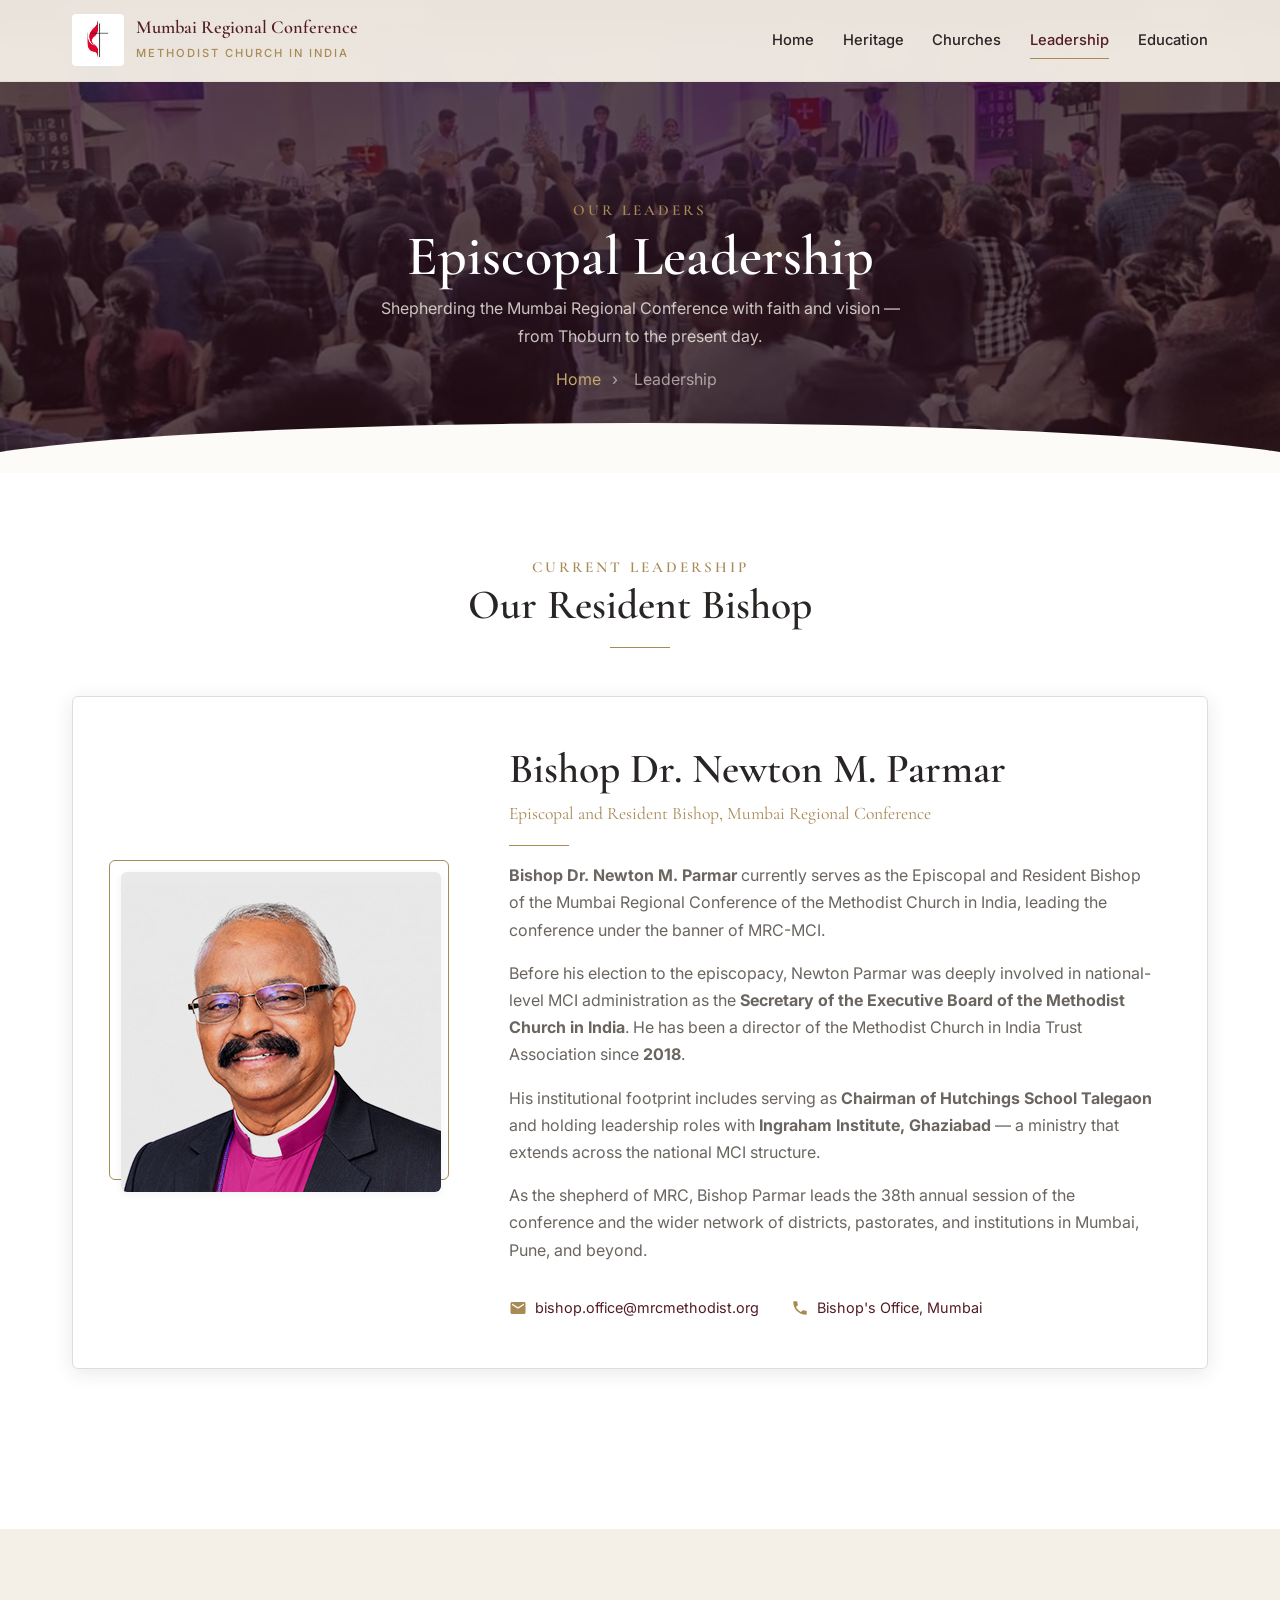
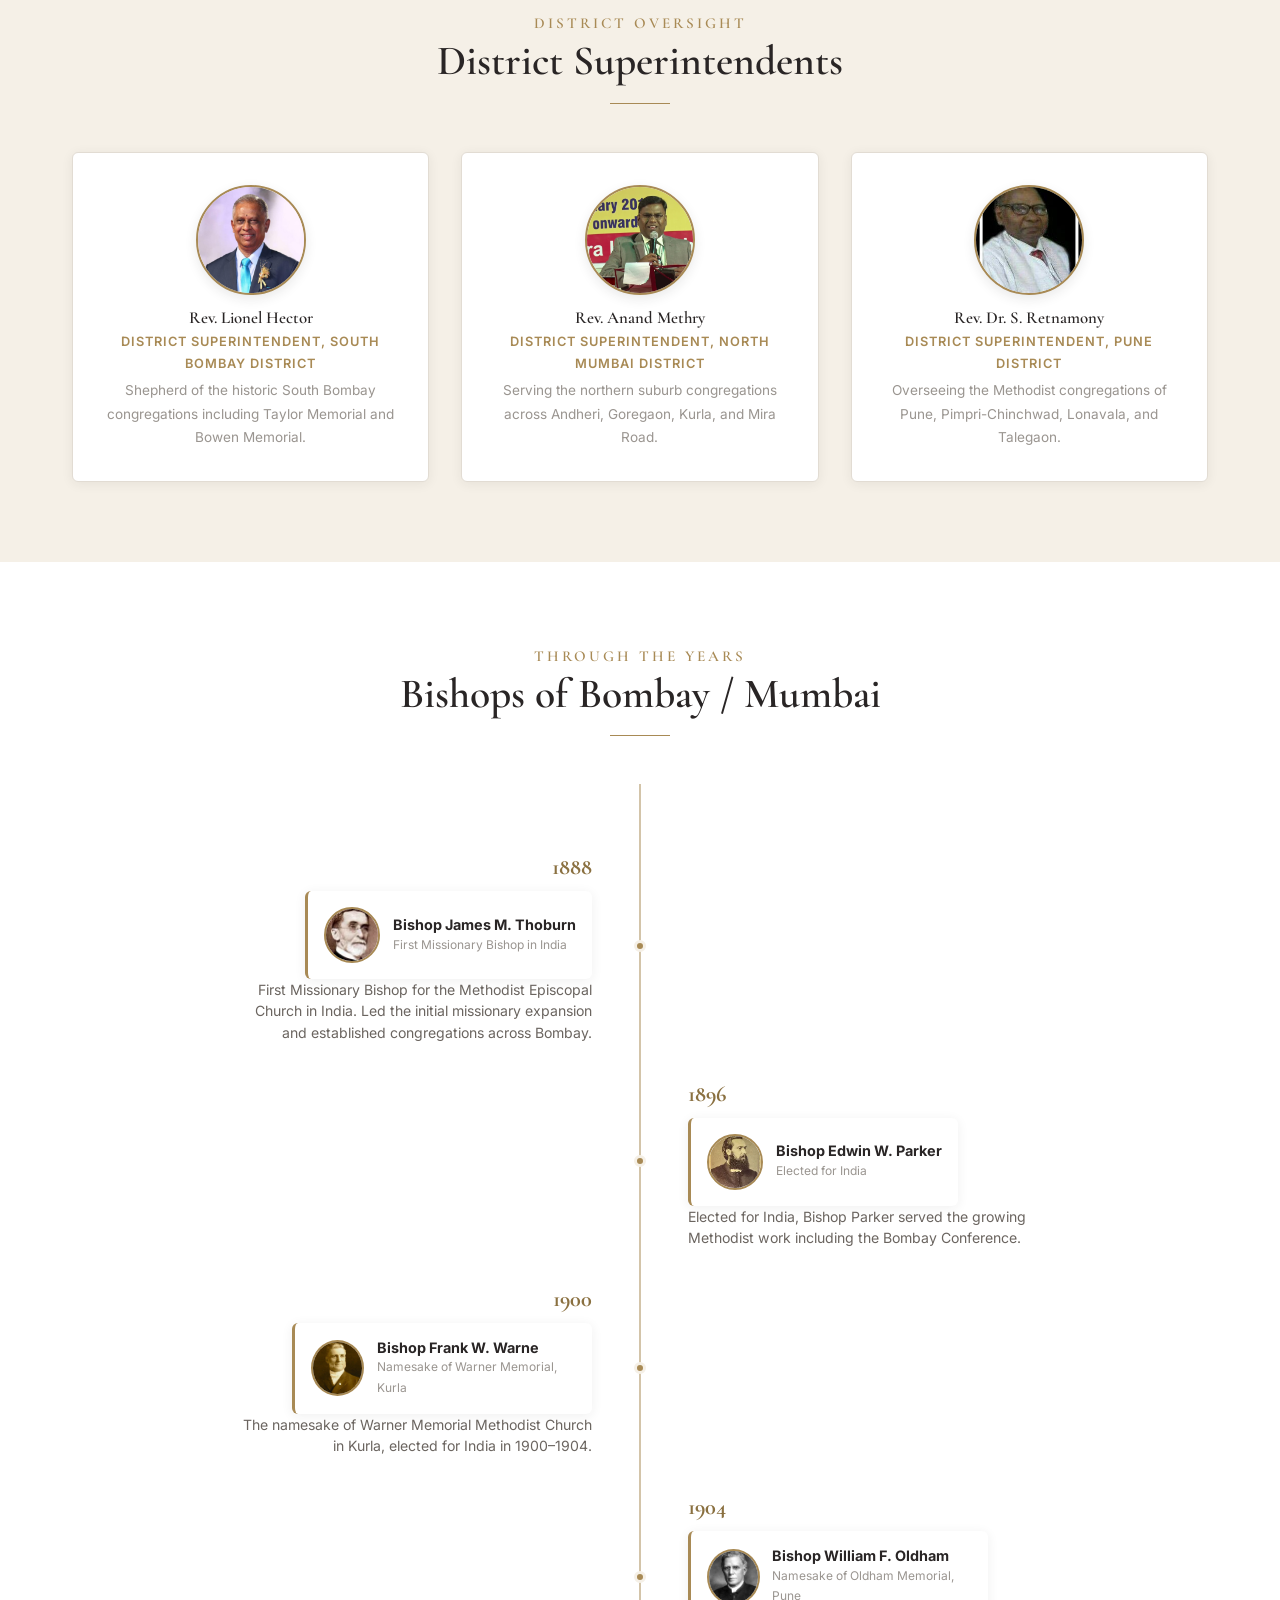
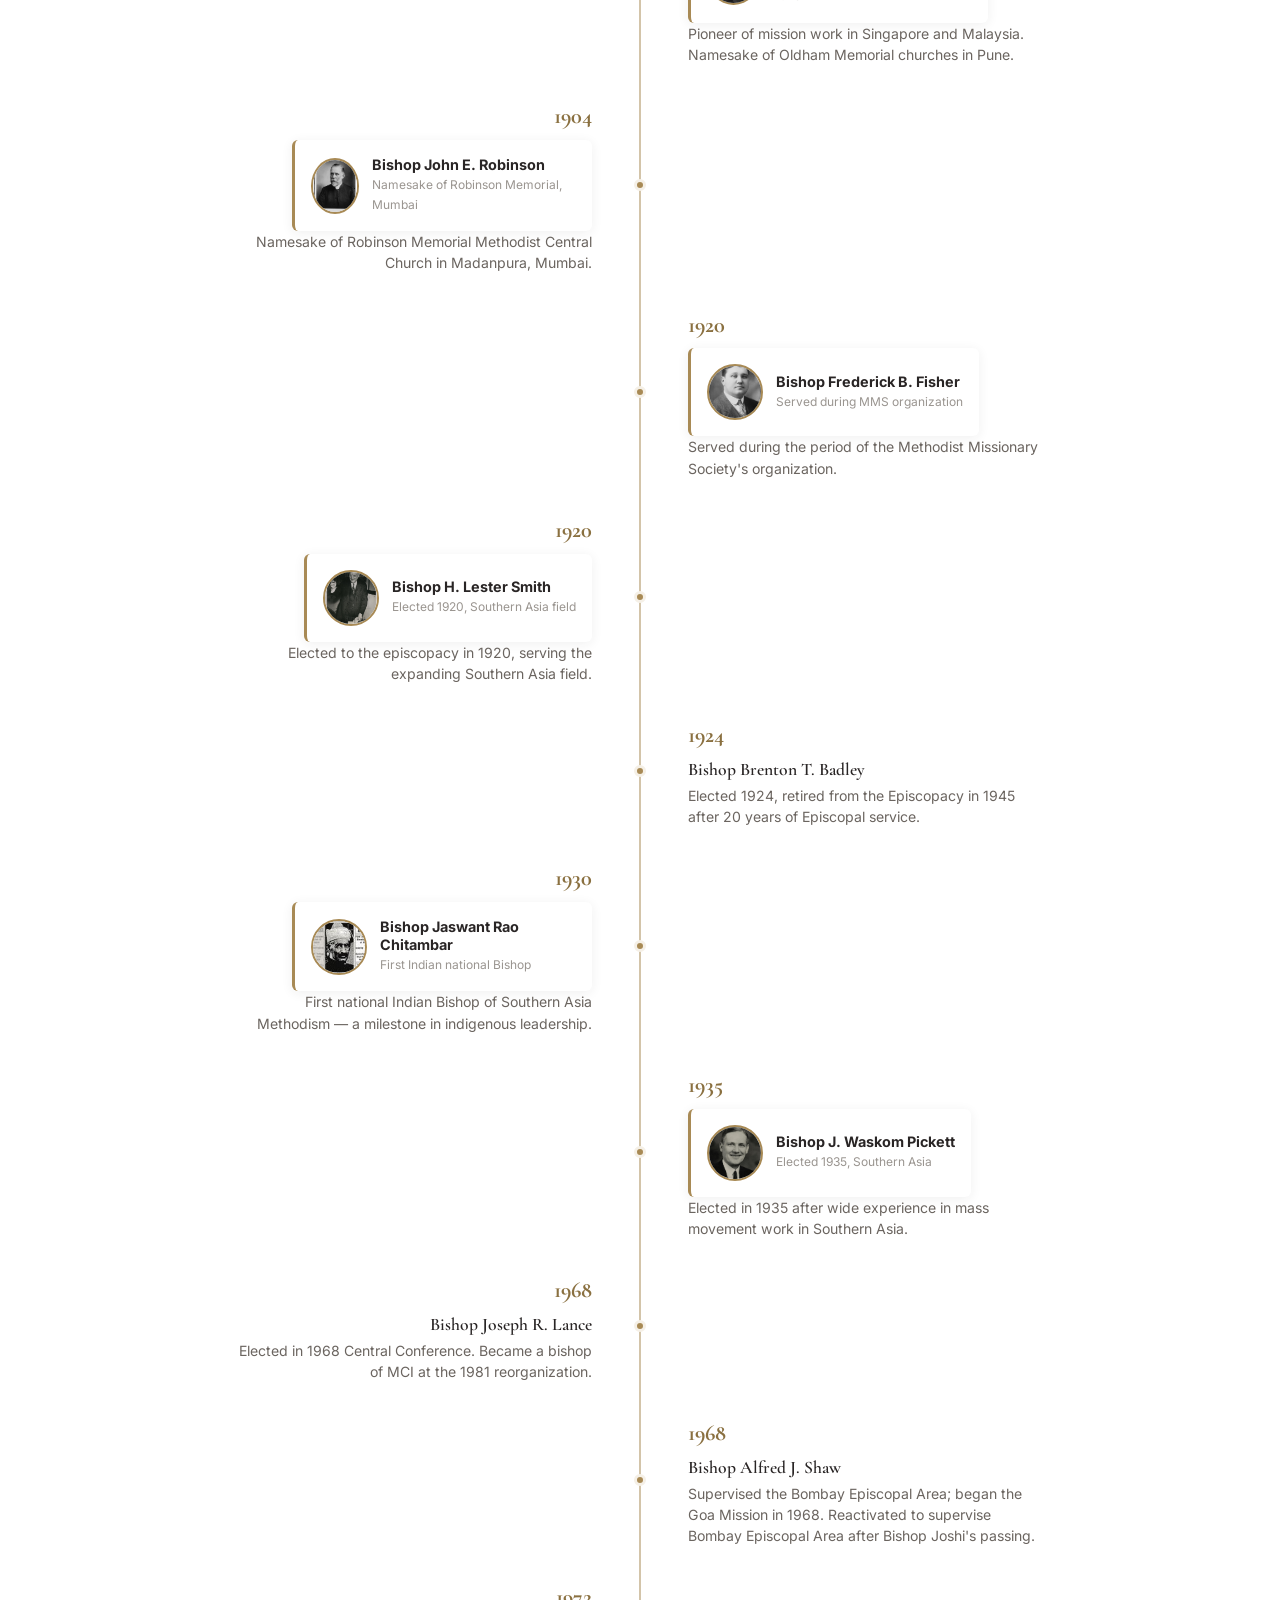
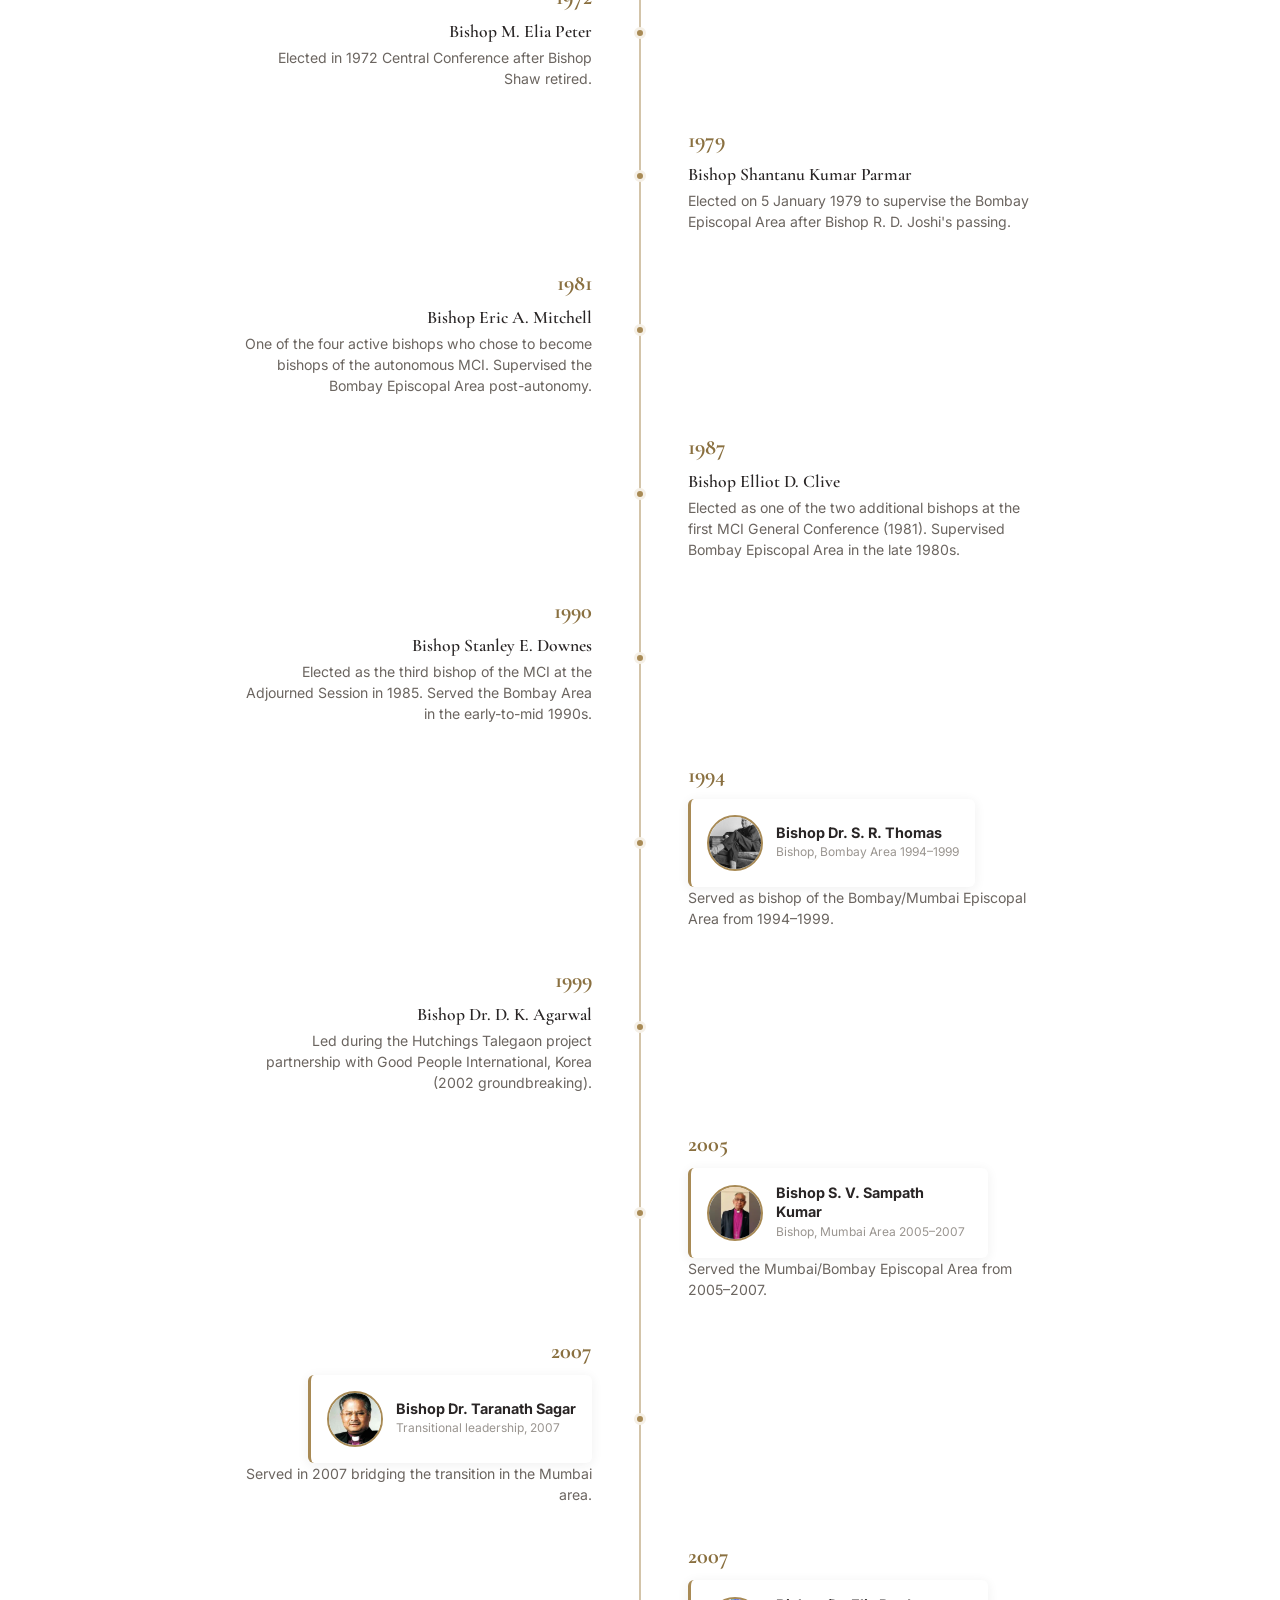
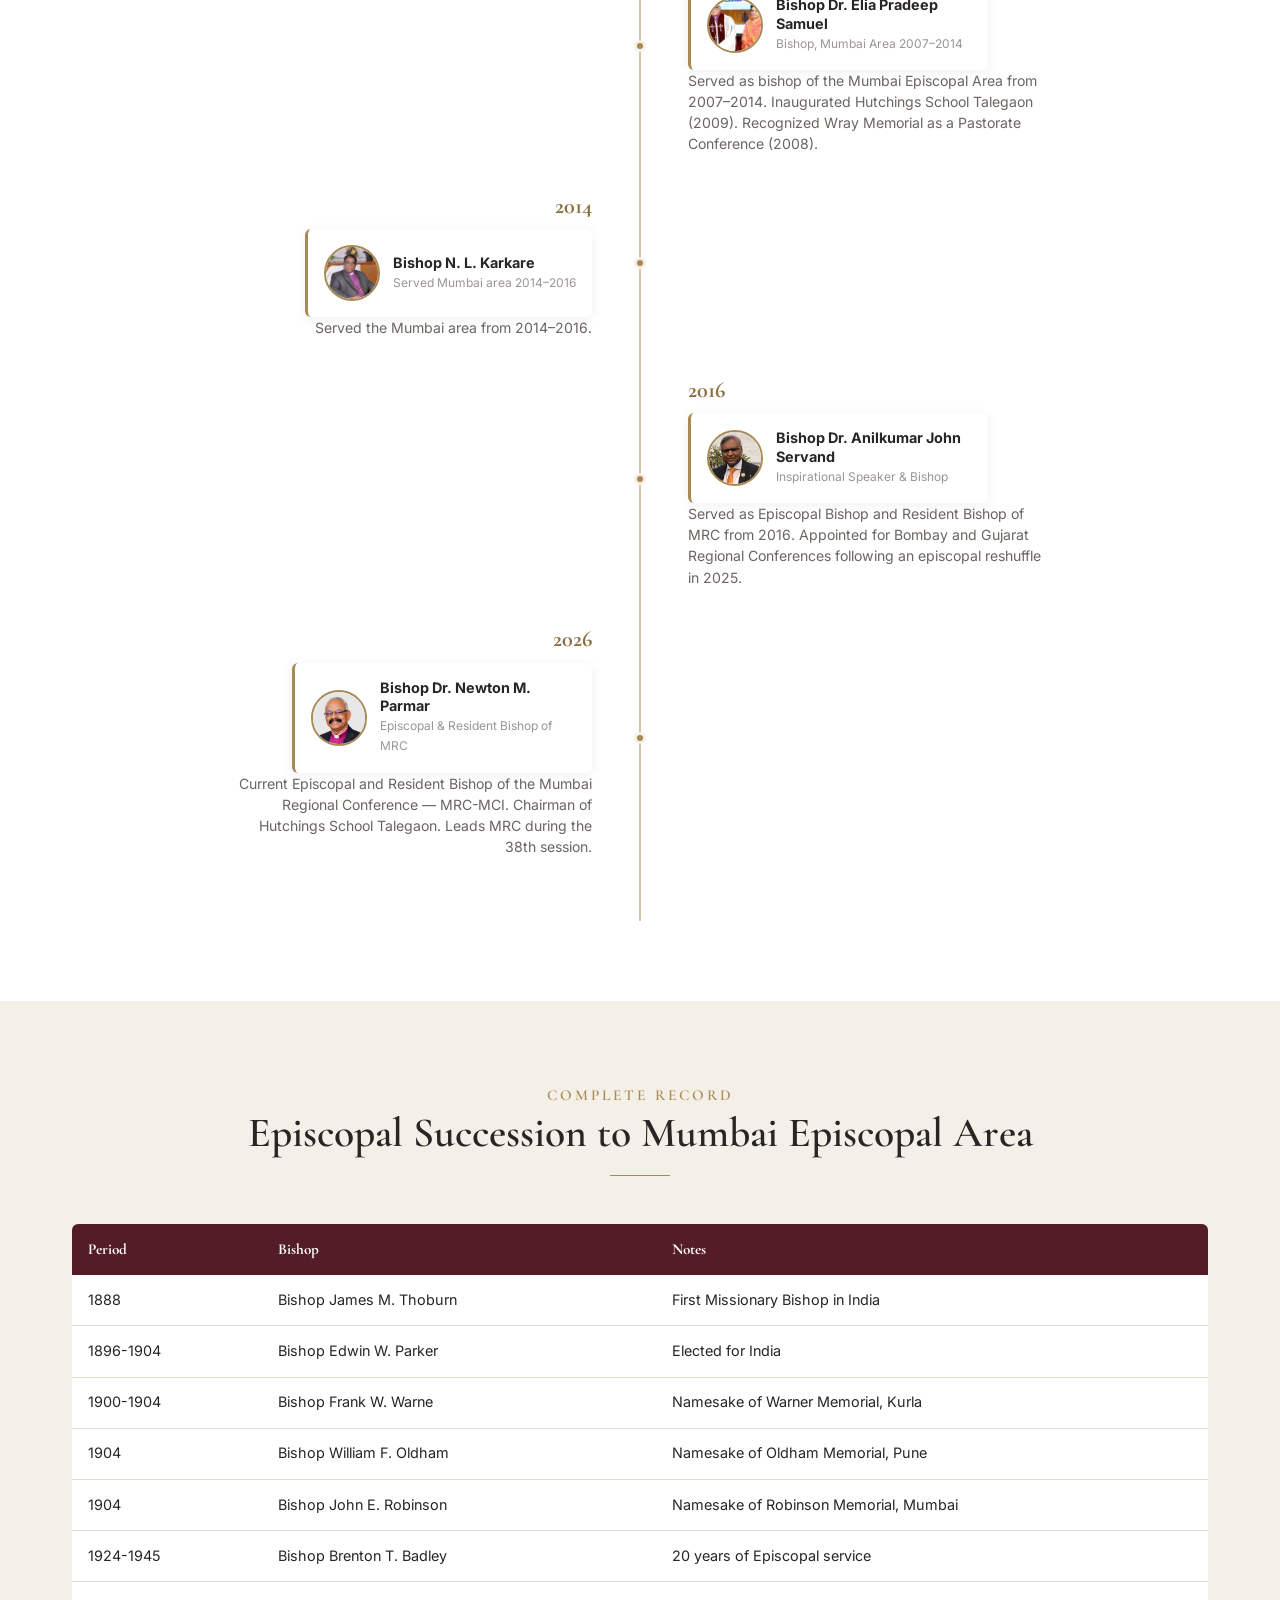
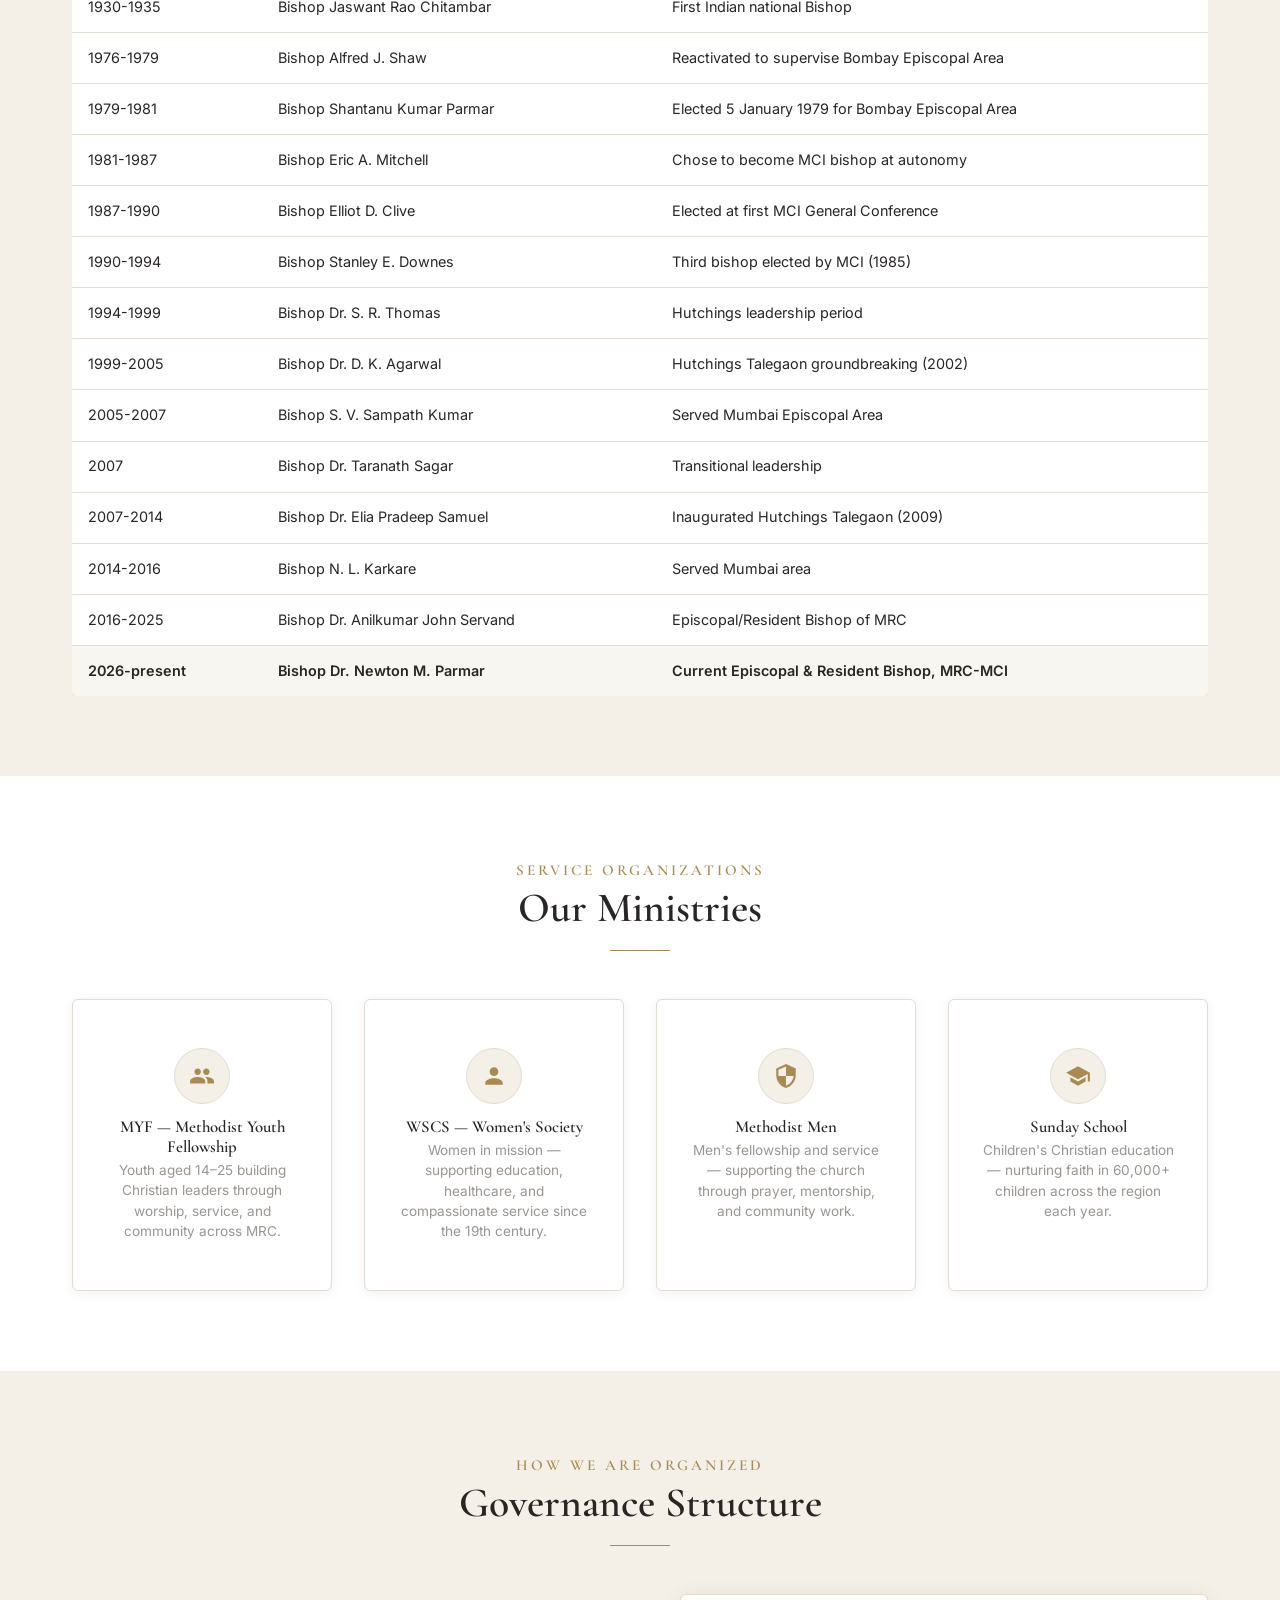
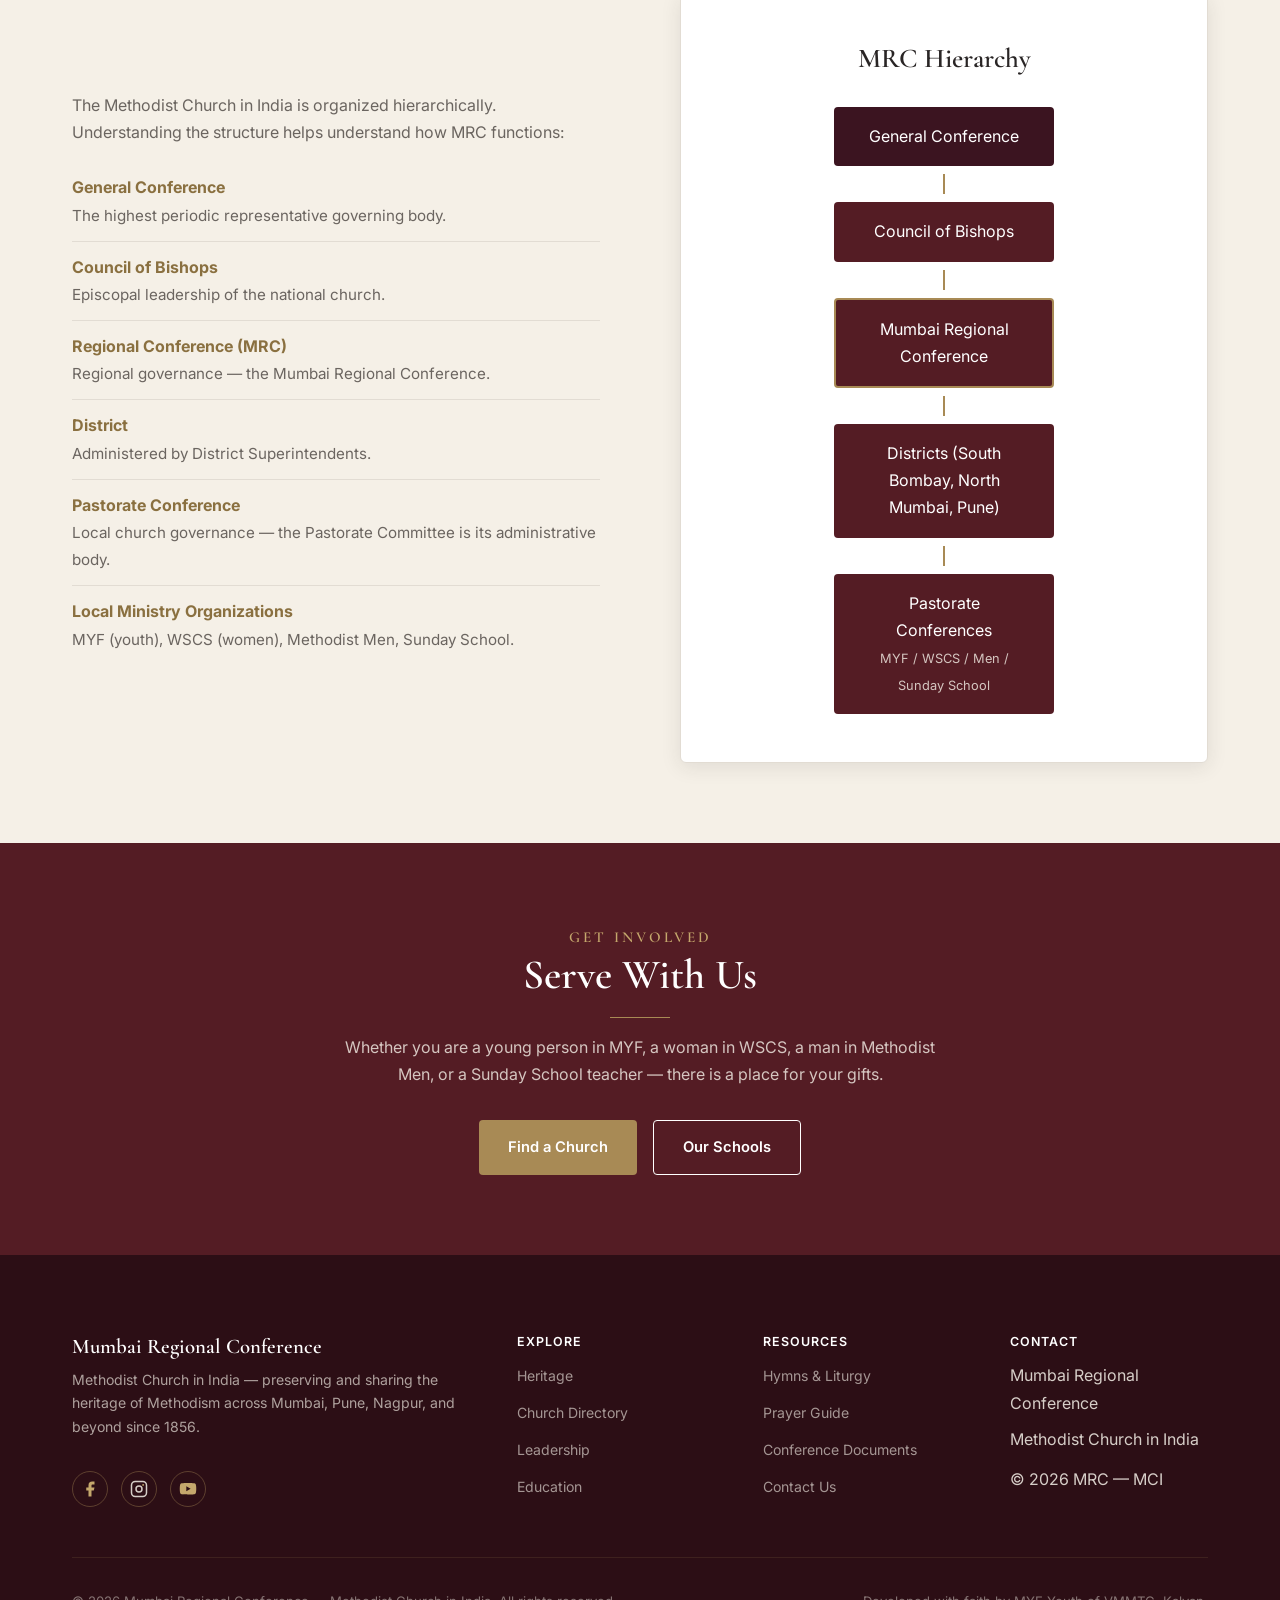
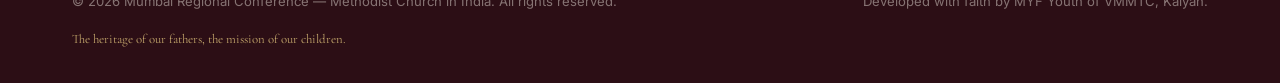
<file: leadership.html>
<!DOCTYPE html>
<html lang="en">
<head>
  <meta charset="UTF-8" />
  <meta name="viewport" content="width=device-width, initial-scale=1.0" />
  <meta name="description" content="Meet the leadership of the Mumbai Regional Conference — Bishop Dr. Newton M. Parmar, district superintendents, and the episcopal succession." />
  <title>Leadership — Mumbai Regional Conference</title>
  <link rel="icon" href="assets/logo.jpg" />
  <link rel="preconnect" href="https://fonts.googleapis.com" />
  <link rel="preconnect" href="https://fonts.gstatic.com" crossorigin />
  <link href="https://fonts.googleapis.com/css2?family=Cormorant+Garamond:ital,wght@0,400;0,600;0,700;1,400&family=Libre+Baskerville:ital,wght@0,400;0,700;1,400&family=Playfair+Display:wght@400;600;700&family=Inter:wght@300;400;500;600;700&family=Source+Sans+3:wght@300;400;600;700&display=swap" rel="stylesheet" />
  <link rel="stylesheet" href="css/style.css" />
</head>
<body>

  <!-- ===== TOP BAR ===== -->
  <div class="header-top">
    <div class="container">
      <span>Mumbai Regional Conference · Methodist Church in India</span>
      <span>Est. 1893</span>
    </div>
  </div>

  <!-- ===== HEADER / NAV ===== -->
  <header class="header">
    <div class="navbar">
      <div class="container">
        <a href="index.html" class="logo">
          <img src="assets/logo.jpg" alt="MRC Logo" />
          <div class="logo-text">
            <h1>Mumbai Regional Conference</h1>
            <span>Methodist Church in India</span>
          </div>
        </a>
        <nav class="nav-links">
          <a href="index.html">Home</a>
          <a href="about.html">Heritage</a>
          <a href="churches.html">Churches</a>
          <a href="leadership.html" class="active">Leadership</a>
          <a href="education.html">Education</a>
        </nav>
        <div class="menu-toggle" aria-label="Toggle navigation" role="button" tabindex="0">
          <span></span><span></span><span></span>
        </div>
      </div>
    </div>
  </header>

  <!-- ===== PAGE HEADER ===== -->
  <section class="page-header has-bg">
    <div class="page-header-bg">
      <img src="assets/images/taylor-slide-wide-04.jpg" alt="Methodist Leadership" />
    </div>
    <div class="container">
      <span class="section-subtitle">Our Leaders</span>
      <h1>Episcopal Leadership</h1>
      <p>Shepherding the Mumbai Regional Conference with faith and vision — from Thoburn to the present day.</p>
      <div class="breadcrumb">
        <a href="index.html">Home</a>
        <span>›</span>
        <span>Leadership</span>
      </div>
    </div>
  </section>

  <!-- ===== CURRENT BISHOP ===== -->
  <section class="section-padding bg-white">
    <div class="container">
      <div class="section-header text-center">
        <span class="section-subtitle">Current Leadership</span>
        <h2>Our Resident Bishop</h2>
        <div class="brass-line centered"></div>
      </div>
      <div class="bishop-profile">
        <div class="bishop-image slide-in-left">
          <img src="assets/images/bishop-newton-parmar.jpg" alt="Bishop Dr. Newton M. Parmar" onerror="this.onerror=null; this.src='assets/images/bishop.svg';" />
        </div>
        <div class="bishop-info slide-in-right">
          <h2>Bishop Dr. Newton M. Parmar</h2>
          <p class="bishop-title">Episcopal and Resident Bishop, Mumbai Regional Conference</p>
          <div style="width: 60px; height: 1px; background: var(--brass); margin-bottom: var(--spacing-sm);"></div>
          <div class="bishop-bio">
            <p><strong>Bishop Dr. Newton M. Parmar</strong> currently serves as the Episcopal and Resident Bishop of the Mumbai Regional Conference of the Methodist Church in India, leading the conference under the banner of MRC-MCI.</p>
            <p>Before his election to the episcopacy, Newton Parmar was deeply involved in national-level MCI administration as the <strong>Secretary of the Executive Board of the Methodist Church in India</strong>. He has been a director of the Methodist Church in India Trust Association since <strong>2018</strong>.</p>
            <p>His institutional footprint includes serving as <strong>Chairman of Hutchings School Talegaon</strong> and holding leadership roles with <strong>Ingraham Institute, Ghaziabad</strong> — a ministry that extends across the national MCI structure.</p>
            <p>As the shepherd of MRC, Bishop Parmar leads the 38th annual session of the conference and the wider network of districts, pastorates, and institutions in Mumbai, Pune, and beyond.</p>
          </div>
          <div class="bishop-contact">
            <div class="bishop-contact-item">
              <svg viewBox="0 0 24 24"><path d="M20 4H4c-1.1 0-1.99.9-1.99 2L2 18c0 1.1.9 2 2 2h16c1.1 0 2-.9 2-2V6c0-1.1-.9-2-2-2zm0 4l-8 5-8-5V6l8 5 8-5v2z"/></svg>
              bishop.office@mrcmethodist.org
            </div>
            <div class="bishop-contact-item">
              <svg viewBox="0 0 24 24"><path d="M6.62 10.79c1.44 2.83 3.76 5.14 6.59 6.59l2.2-2.2c.27-.27.67-.36 1.02-.24 1.12.37 2.33.57 3.57.57.55 0 1 .45 1 1V20c0 .55-.45 1-1 1-9.39 0-17-7.61-17-17 0-.55.45-1 1-1h3.5c.55 0 1 .45 1 1 0 1.25.2 2.45.57 3.57.11.35.03.74-.25 1.02l-2.2 2.2z"/></svg>
              Bishop's Office, Mumbai
            </div>
          </div>
        </div>
      </div>
    </div>
  </section>

  <!-- ===== DISTRICT SUPERINTENDENTS ===== -->
  <section class="section-padding" style="background: var(--ivory);">
    <div class="container">
      <div class="section-header text-center">
        <span class="section-subtitle">District Oversight</span>
        <h2>District Superintendents</h2>
        <div class="brass-line centered"></div>
      </div>
      <div class="leadership-grid">
        <div class="leader-card fade-in">
          <div class="leader-photo">
            <img src="assets/images/rev-lionel-hector.jpg" alt="Rev. Lionel Hector" onerror="this.style.display='none'" />
          </div>
          <h4>Rev. Lionel Hector</h4>
          <div class="role">District Superintendent, South Bombay District</div>
          <p>Shepherd of the historic South Bombay congregations including Taylor Memorial and Bowen Memorial.</p>
        </div>
        <div class="leader-card fade-in">
          <div class="leader-photo">
            <img src="assets/images/rev-anand-methry.jpg" alt="Rev. Anand Methry" onerror="this.style.display='none'" />
          </div>
          <h4>Rev. Anand Methry</h4>
          <div class="role">District Superintendent, North Mumbai District</div>
          <p>Serving the northern suburb congregations across Andheri, Goregaon, Kurla, and Mira Road.</p>
        </div>
        <div class="leader-card fade-in">
          <div class="leader-photo">
            <img src="assets/images/rev-retnamony.jpg" alt="Rev. Dr. S. Retnamony" onerror="this.style.display='none'" />
          </div>
          <h4>Rev. Dr. S. Retnamony</h4>
          <div class="role">District Superintendent, Pune District</div>
          <p>Overseeing the Methodist congregations of Pune, Pimpri-Chinchwad, Lonavala, and Talegaon.</p>
        </div>
      </div>
    </div>
  </section>

  <!-- ===== BISHOP SUCCESSION TIMELINE ===== -->
  <section class="section-padding bg-white">
    <div class="container">
      <div class="section-header text-center">
        <span class="section-subtitle">Through The Years</span>
        <h2>Bishops of Bombay / Mumbai</h2>
        <div class="brass-line centered"></div>
      </div>
      <div class="timeline light" style="max-width: 900px; margin: 0 auto;">
        <div class="timeline-item">
          <div class="timeline-year">1888</div>
          <div class="timeline-content">
            <div class="bishop-timeline-card">
              <img src="assets/images/bishop-thoburn.webp" alt="Bishop James M. Thoburn" onerror="this.style.display='none'" />
              <div>
                <div class="t-name">Bishop James M. Thoburn</div>
                <div class="t-role">First Missionary Bishop in India</div>
              </div>
            </div>
            <p>First Missionary Bishop for the Methodist Episcopal Church in India. Led the initial missionary expansion and established congregations across Bombay.</p>
          </div>
        </div>
        <div class="timeline-item">
          <div class="timeline-year">1896</div>
          <div class="timeline-content">
            <div class="bishop-timeline-card">
              <img src="assets/images/bishop-parker.webp" alt="Bishop Edwin W. Parker" onerror="this.style.display='none'" />
              <div>
                <div class="t-name">Bishop Edwin W. Parker</div>
                <div class="t-role">Elected for India</div>
              </div>
            </div>
            <p>Elected for India, Bishop Parker served the growing Methodist work including the Bombay Conference.</p>
          </div>
        </div>
        <div class="timeline-item">
          <div class="timeline-year">1900</div>
          <div class="timeline-content">
            <div class="bishop-timeline-card">
              <img src="assets/images/bishop-warne.jpg" alt="Bishop Frank W. Warne" onerror="this.style.display='none'" />
              <div>
                <div class="t-name">Bishop Frank W. Warne</div>
                <div class="t-role">Namesake of Warner Memorial, Kurla</div>
              </div>
            </div>
            <p>The namesake of Warner Memorial Methodist Church in Kurla, elected for India in 1900–1904.</p>
          </div>
        </div>
        <div class="timeline-item">
          <div class="timeline-year">1904</div>
          <div class="timeline-content">
            <div class="bishop-timeline-card">
              <img src="assets/images/bishop-oldham.jpg" alt="Bishop William F. Oldham" onerror="this.style.display='none'" />
              <div>
                <div class="t-name">Bishop William F. Oldham</div>
                <div class="t-role">Namesake of Oldham Memorial, Pune</div>
              </div>
            </div>
            <p>Pioneer of mission work in Singapore and Malaysia. Namesake of Oldham Memorial churches in Pune.</p>
          </div>
        </div>
        <div class="timeline-item">
          <div class="timeline-year">1904</div>
          <div class="timeline-content">
            <div class="bishop-timeline-card">
              <img src="assets/images/bishop-robinson.jpg" alt="Bishop John E. Robinson" onerror="this.style.display='none'" />
              <div>
                <div class="t-name">Bishop John E. Robinson</div>
                <div class="t-role">Namesake of Robinson Memorial, Mumbai</div>
              </div>
            </div>
            <p>Namesake of Robinson Memorial Methodist Central Church in Madanpura, Mumbai.</p>
          </div>
        </div>
        <div class="timeline-item">
          <div class="timeline-year">1920</div>
          <div class="timeline-content">
            <div class="bishop-timeline-card">
              <img src="assets/images/bishop-fisher.jpg" alt="Bishop Frederick B. Fisher" onerror="this.style.display='none'" />
              <div>
                <div class="t-name">Bishop Frederick B. Fisher</div>
                <div class="t-role">Served during MMS organization</div>
              </div>
            </div>
            <p>Served during the period of the Methodist Missionary Society's organization.</p>
          </div>
        </div>
        <div class="timeline-item">
          <div class="timeline-year">1920</div>
          <div class="timeline-content">
            <div class="bishop-timeline-card">
              <img src="assets/images/bishop-lester-smith.jpg" alt="Bishop H. Lester Smith" onerror="this.style.display='none'" />
              <div>
                <div class="t-name">Bishop H. Lester Smith</div>
                <div class="t-role">Elected 1920, Southern Asia field</div>
              </div>
            </div>
            <p>Elected to the episcopacy in 1920, serving the expanding Southern Asia field.</p>
          </div>
        </div>
        <div class="timeline-item">
          <div class="timeline-year">1924</div>
          <div class="timeline-content">
            <h3>Bishop Brenton T. Badley</h3>
            <p>Elected 1924, retired from the Episcopacy in 1945 after 20 years of Episcopal service.</p>
          </div>
        </div>
        <div class="timeline-item">
          <div class="timeline-year">1930</div>
          <div class="timeline-content">
            <div class="bishop-timeline-card">
              <img src="assets/images/bishop-chitambar.jpg" alt="Bishop Jaswant Rao Chitambar" onerror="this.style.display='none'" />
              <div>
                <div class="t-name">Bishop Jaswant Rao Chitambar</div>
                <div class="t-role">First Indian national Bishop</div>
              </div>
            </div>
            <p>First national Indian Bishop of Southern Asia Methodism — a milestone in indigenous leadership.</p>
          </div>
        </div>
        <div class="timeline-item">
          <div class="timeline-year">1935</div>
          <div class="timeline-content">
            <div class="bishop-timeline-card">
              <img src="assets/images/bishop-pickett.jpg" alt="Bishop J. Waskom Pickett" onerror="this.style.display='none'" />
              <div>
                <div class="t-name">Bishop J. Waskom Pickett</div>
                <div class="t-role">Elected 1935, Southern Asia</div>
              </div>
            </div>
            <p>Elected in 1935 after wide experience in mass movement work in Southern Asia.</p>
          </div>
        </div>
        <div class="timeline-item">
          <div class="timeline-year">1968</div>
          <div class="timeline-content">
            <h3>Bishop Joseph R. Lance</h3>
            <p>Elected in 1968 Central Conference. Became a bishop of MCI at the 1981 reorganization.</p>
          </div>
        </div>
        <div class="timeline-item">
          <div class="timeline-year">1968</div>
          <div class="timeline-content">
            <h3>Bishop Alfred J. Shaw</h3>
            <p>Supervised the Bombay Episcopal Area; began the Goa Mission in 1968. Reactivated to supervise Bombay Episcopal Area after Bishop Joshi's passing.</p>
          </div>
        </div>
        <div class="timeline-item">
          <div class="timeline-year">1972</div>
          <div class="timeline-content">
            <h3>Bishop M. Elia Peter</h3>
            <p>Elected in 1972 Central Conference after Bishop Shaw retired.</p>
          </div>
        </div>
        <div class="timeline-item">
          <div class="timeline-year">1979</div>
          <div class="timeline-content">
            <h3>Bishop Shantanu Kumar Parmar</h3>
            <p>Elected on 5 January 1979 to supervise the Bombay Episcopal Area after Bishop R. D. Joshi's passing.</p>
          </div>
        </div>
        <div class="timeline-item">
          <div class="timeline-year">1981</div>
          <div class="timeline-content">
            <h3>Bishop Eric A. Mitchell</h3>
            <p>One of the four active bishops who chose to become bishops of the autonomous MCI. Supervised the Bombay Episcopal Area post-autonomy.</p>
          </div>
        </div>
        <div class="timeline-item">
          <div class="timeline-year">1987</div>
          <div class="timeline-content">
            <h3>Bishop Elliot D. Clive</h3>
            <p>Elected as one of the two additional bishops at the first MCI General Conference (1981). Supervised Bombay Episcopal Area in the late 1980s.</p>
          </div>
        </div>
        <div class="timeline-item">
          <div class="timeline-year">1990</div>
          <div class="timeline-content">
            <h3>Bishop Stanley E. Downes</h3>
            <p>Elected as the third bishop of the MCI at the Adjourned Session in 1985. Served the Bombay Area in the early-to-mid 1990s.</p>
          </div>
        </div>
        <div class="timeline-item">
          <div class="timeline-year">1994</div>
          <div class="timeline-content">
            <div class="bishop-timeline-card">
              <img src="assets/images/bishop-sr-thomas.jpg" alt="Bishop Dr. S. R. Thomas" onerror="this.style.display='none'" />
              <div>
                <div class="t-name">Bishop Dr. S. R. Thomas</div>
                <div class="t-role">Bishop, Bombay Area 1994–1999</div>
              </div>
            </div>
            <p>Served as bishop of the Bombay/Mumbai Episcopal Area from 1994–1999.</p>
          </div>
        </div>
        <div class="timeline-item">
          <div class="timeline-year">1999</div>
          <div class="timeline-content">
            <h3>Bishop Dr. D. K. Agarwal</h3>
            <p>Led during the Hutchings Talegaon project partnership with Good People International, Korea (2002 groundbreaking).</p>
          </div>
        </div>
        <div class="timeline-item">
          <div class="timeline-year">2005</div>
          <div class="timeline-content">
            <div class="bishop-timeline-card">
              <img src="assets/images/bishop-sampath-kumar.webp" alt="Bishop S. V. Sampath Kumar" onerror="this.style.display='none'" />
              <div>
                <div class="t-name">Bishop S. V. Sampath Kumar</div>
                <div class="t-role">Bishop, Mumbai Area 2005–2007</div>
              </div>
            </div>
            <p>Served the Mumbai/Bombay Episcopal Area from 2005–2007.</p>
          </div>
        </div>
        <div class="timeline-item">
          <div class="timeline-year">2007</div>
          <div class="timeline-content">
            <div class="bishop-timeline-card">
              <img src="assets/images/bishop-taranath-sagar.jpg" alt="Bishop Dr. Taranath Sagar" onerror="this.style.display='none'" />
              <div>
                <div class="t-name">Bishop Dr. Taranath Sagar</div>
                <div class="t-role">Transitional leadership, 2007</div>
              </div>
            </div>
            <p>Served in 2007 bridging the transition in the Mumbai area.</p>
          </div>
        </div>
        <div class="timeline-item">
          <div class="timeline-year">2007</div>
          <div class="timeline-content">
            <div class="bishop-timeline-card">
              <img src="assets/images/bishop-elia-pradeep.webp" alt="Bishop Dr. Elia Pradeep Samuel" onerror="this.style.display='none'" />
              <div>
                <div class="t-name">Bishop Dr. Elia Pradeep Samuel</div>
                <div class="t-role">Bishop, Mumbai Area 2007–2014</div>
              </div>
            </div>
            <p>Served as bishop of the Mumbai Episcopal Area from 2007–2014. Inaugurated Hutchings School Talegaon (2009). Recognized Wray Memorial as a Pastorate Conference (2008).</p>
          </div>
        </div>
        <div class="timeline-item">
          <div class="timeline-year">2014</div>
          <div class="timeline-content">
            <div class="bishop-timeline-card">
              <img src="assets/images/bishop-karkare.webp" alt="Bishop N. L. Karkare" onerror="this.style.display='none'" />
              <div>
                <div class="t-name">Bishop N. L. Karkare</div>
                <div class="t-role">Served Mumbai area 2014–2016</div>
              </div>
            </div>
            <p>Served the Mumbai area from 2014–2016.</p>
          </div>
        </div>
        <div class="timeline-item">
          <div class="timeline-year">2016</div>
          <div class="timeline-content">
            <div class="bishop-timeline-card">
              <img src="assets/images/dr-anilkumar-servand.jpg" alt="Bishop Dr. Anilkumar John Servand" onerror="this.style.display='none'" />
              <div>
                <div class="t-name">Bishop Dr. Anilkumar John Servand</div>
                <div class="t-role">Inspirational Speaker &amp; Bishop</div>
              </div>
            </div>
            <p>Served as Episcopal Bishop and Resident Bishop of MRC from 2016. Appointed for Bombay and Gujarat Regional Conferences following an episcopal reshuffle in 2025.</p>
          </div>
        </div>
        <div class="timeline-item">
          <div class="timeline-year">2026</div>
          <div class="timeline-content">
            <div class="bishop-timeline-card">
              <img src="assets/images/bishop-newton-parmar.jpg" alt="Bishop Dr. Newton M. Parmar" onerror="this.style.display='none'" />
              <div>
                <div class="t-name">Bishop Dr. Newton M. Parmar</div>
                <div class="t-role">Episcopal &amp; Resident Bishop of MRC</div>
              </div>
            </div>
            <p>Current Episcopal and Resident Bishop of the Mumbai Regional Conference — MRC-MCI. Chairman of Hutchings School Talegaon. Leads MRC during the 38th session.</p>
          </div>
        </div>
      </div>
    </div>
  </section>

  <!-- ===== BISHOP SUCCESSION TABLE ===== -->
  <section class="section-padding" style="background: var(--ivory);">
    <div class="container">
      <div class="section-header text-center">
        <span class="section-subtitle">Complete Record</span>
        <h2>Episcopal Succession to Mumbai Episcopal Area</h2>
        <div class="brass-line centered"></div>
      </div>
      <div style="overflow-x: auto;">
        <table class="succession-table">
          <thead>
            <tr><th>Period</th><th>Bishop</th><th>Notes</th></tr>
          </thead>
          <tbody>
            <tr><td>1888</td><td>Bishop James M. Thoburn</td><td>First Missionary Bishop in India</td></tr>
            <tr><td>1896-1904</td><td>Bishop Edwin W. Parker</td><td>Elected for India</td></tr>
            <tr><td>1900-1904</td><td>Bishop Frank W. Warne</td><td>Namesake of Warner Memorial, Kurla</td></tr>
            <tr><td>1904</td><td>Bishop William F. Oldham</td><td>Namesake of Oldham Memorial, Pune</td></tr>
            <tr><td>1904</td><td>Bishop John E. Robinson</td><td>Namesake of Robinson Memorial, Mumbai</td></tr>
            <tr><td>1924-1945</td><td>Bishop Brenton T. Badley</td><td>20 years of Episcopal service</td></tr>
            <tr><td>1930-1935</td><td>Bishop Jaswant Rao Chitambar</td><td>First Indian national Bishop</td></tr>
            <tr><td>1976-1979</td><td>Bishop Alfred J. Shaw</td><td>Reactivated to supervise Bombay Episcopal Area</td></tr>
            <tr><td>1979-1981</td><td>Bishop Shantanu Kumar Parmar</td><td>Elected 5 January 1979 for Bombay Episcopal Area</td></tr>
            <tr><td>1981-1987</td><td>Bishop Eric A. Mitchell</td><td>Chose to become MCI bishop at autonomy</td></tr>
            <tr><td>1987-1990</td><td>Bishop Elliot D. Clive</td><td>Elected at first MCI General Conference</td></tr>
            <tr><td>1990-1994</td><td>Bishop Stanley E. Downes</td><td>Third bishop elected by MCI (1985)</td></tr>
            <tr><td>1994-1999</td><td>Bishop Dr. S. R. Thomas</td><td>Hutchings leadership period</td></tr>
            <tr><td>1999-2005</td><td>Bishop Dr. D. K. Agarwal</td><td>Hutchings Talegaon groundbreaking (2002)</td></tr>
            <tr><td>2005-2007</td><td>Bishop S. V. Sampath Kumar</td><td>Served Mumbai Episcopal Area</td></tr>
            <tr><td>2007</td><td>Bishop Dr. Taranath Sagar</td><td>Transitional leadership</td></tr>
            <tr><td>2007-2014</td><td>Bishop Dr. Elia Pradeep Samuel</td><td>Inaugurated Hutchings Talegaon (2009)</td></tr>
            <tr><td>2014-2016</td><td>Bishop N. L. Karkare</td><td>Served Mumbai area</td></tr>
            <tr><td>2016-2025</td><td>Bishop Dr. Anilkumar John Servand</td><td>Episcopal/Resident Bishop of MRC</td></tr>
            <tr class="current-row"><td>2026-present</td><td>Bishop Dr. Newton M. Parmar</td><td>Current Episcopal &amp; Resident Bishop, MRC-MCI</td></tr>
          </tbody>
        </table>
      </div>
    </div>
  </section>

  <!-- ===== MINISTRIES (MYF / WSCS / MEN / SUNDAY SCHOOL) ===== -->
  <section class="section-padding bg-white">
    <div class="container">
      <div class="section-header text-center">
        <span class="section-subtitle">Service Organizations</span>
        <h2>Our Ministries</h2>
        <div class="brass-line centered"></div>
      </div>
      <div class="ministry-grid">
        <div class="ministry-card fade-in">
          <div class="ministry-card-icon">
            <svg viewBox="0 0 24 24"><path d="M16 11c1.66 0 2.99-1.34 2.99-3S17.66 5 16 5c-1.66 0-3 1.34-3 3s1.34 3 3 3zm-8 0c1.66 0 2.99-1.34 2.99-3S9.66 5 8 5C6.34 5 5 6.34 5 8s1.34 3 3 3zm0 2c-2.33 0-7 1.17-7 3.5V19h14v-2.5c0-2.33-4.67-3.5-7-3.5zm8 0c-.29 0-.62.02-.97.05 1.16.84 1.97 1.97 1.97 3.45V19h6v-2.5c0-2.33-4.67-3.5-7-3.5z"/></svg>
          </div>
          <h4>MYF — Methodist Youth Fellowship</h4>
          <p>Youth aged 14–25 building Christian leaders through worship, service, and community across MRC.</p>
        </div>
        <div class="ministry-card fade-in">
          <div class="ministry-card-icon">
            <svg viewBox="0 0 24 24"><path d="M12 12c2.21 0 4-1.79 4-4s-1.79-4-4-4-4 1.79-4 4 1.79 4 4 4zm0 2c-2.67 0-8 1.34-8 4v2h16v-2c0-2.66-5.33-4-8-4z"/></svg>
          </div>
          <h4>WSCS — Women's Society</h4>
          <p>Women in mission — supporting education, healthcare, and compassionate service since the 19th century.</p>
        </div>
        <div class="ministry-card fade-in">
          <div class="ministry-card-icon">
            <svg viewBox="0 0 24 24"><path d="M12 1L3 5v6c0 5.55 3.84 10.74 9 12 5.16-1.26 9-6.45 9-12V5l-9-4zm0 10.99h7c-.53 4.12-3.28 7.79-7 8.94V12H5V6.3l7-3.11v8.8z"/></svg>
          </div>
          <h4>Methodist Men</h4>
          <p>Men's fellowship and service — supporting the church through prayer, mentorship, and community work.</p>
        </div>
        <div class="ministry-card fade-in">
          <div class="ministry-card-icon">
            <svg viewBox="0 0 24 24"><path d="M5 13.18v4L12 21l7-3.82v-4L12 17l-7-3.82zM12 3L1 9l11 6 9-4.91V17h2V9L12 3z"/></svg>
          </div>
          <h4>Sunday School</h4>
          <p>Children's Christian education — nurturing faith in 60,000+ children across the region each year.</p>
        </div>
      </div>
    </div>
  </section>

  <!-- ===== GOVERNANCE STRUCTURE ===== -->
  <section class="section-padding" style="background: var(--ivory);">
    <div class="container">
      <div class="section-header text-center">
        <span class="section-subtitle">How We Are Organized</span>
        <h2>Governance Structure</h2>
        <div class="brass-line centered"></div>
      </div>
      <div class="about-preview">
        <div class="about-content slide-in-left">
          <p>The Methodist Church in India is organized hierarchically. Understanding the structure helps understand how MRC functions:</p>
          <ul style="list-style: none; padding: 0; margin-top: var(--spacing-sm);">
            <li style="padding: 0.75rem 0; border-bottom: 1px solid var(--light-border);"><strong style="color: var(--brass-dark);">General Conference</strong><br /><span style="color: var(--warm-gray); font-size: 0.95rem;">The highest periodic representative governing body.</span></li>
            <li style="padding: 0.75rem 0; border-bottom: 1px solid var(--light-border);"><strong style="color: var(--brass-dark);">Council of Bishops</strong><br /><span style="color: var(--warm-gray); font-size: 0.95rem;">Episcopal leadership of the national church.</span></li>
            <li style="padding: 0.75rem 0; border-bottom: 1px solid var(--light-border);"><strong style="color: var(--brass-dark);">Regional Conference (MRC)</strong><br /><span style="color: var(--warm-gray); font-size: 0.95rem;">Regional governance — the Mumbai Regional Conference.</span></li>
            <li style="padding: 0.75rem 0; border-bottom: 1px solid var(--light-border);"><strong style="color: var(--brass-dark);">District</strong><br /><span style="color: var(--warm-gray); font-size: 0.95rem;">Administered by District Superintendents.</span></li>
            <li style="padding: 0.75rem 0; border-bottom: 1px solid var(--light-border);"><strong style="color: var(--brass-dark);">Pastorate Conference</strong><br /><span style="color: var(--warm-gray); font-size: 0.95rem;">Local church governance — the Pastorate Committee is its administrative body.</span></li>
            <li style="padding: 0.75rem 0;"><strong style="color: var(--brass-dark);">Local Ministry Organizations</strong><br /><span style="color: var(--warm-gray); font-size: 0.95rem;">MYF (youth), WSCS (women), Methodist Men, Sunday School.</span></li>
          </ul>
        </div>
        <div class="about-content slide-in-right">
          <div style="background: var(--white); padding: var(--spacing-lg); border-radius: 6px; box-shadow: var(--shadow-md); text-align: center; border: 1px solid var(--light-border);">
            <h3 style="margin-bottom: var(--spacing-md);">MRC Hierarchy</h3>
            <div style="display: flex; flex-direction: column; gap: 0.5rem; align-items: center;">
              <div style="background: var(--maroon-dark); color: var(--white); padding: 1rem 2rem; border-radius: 4px; width: 220px;">General Conference</div>
              <div style="width: 2px; height: 20px; background: var(--brass);"></div>
              <div style="background: var(--maroon); color: var(--white); padding: 1rem 2rem; border-radius: 4px; width: 220px;">Council of Bishops</div>
              <div style="width: 2px; height: 20px; background: var(--brass);"></div>
              <div style="background: var(--maroon); color: var(--white); padding: 1rem 2rem; border-radius: 4px; width: 220px; border: 2px solid var(--brass);">Mumbai Regional Conference</div>
              <div style="width: 2px; height: 20px; background: var(--brass);"></div>
              <div style="background: var(--maroon); color: var(--white); padding: 1rem 2rem; border-radius: 4px; width: 220px;">Districts (South Bombay, North Mumbai, Pune)</div>
              <div style="width: 2px; height: 20px; background: var(--brass);"></div>
              <div style="background: var(--maroon); color: var(--white); padding: 1rem 2rem; border-radius: 4px; width: 220px;">Pastorate Conferences<br /><small style="font-size: 0.8rem; color: rgba(245,240,231,0.8);">MYF / WSCS / Men / Sunday School</small></div>
            </div>
          </div>
        </div>
      </div>
    </div>
  </section>

  <!-- ===== CALL TO ACTION ===== -->
  <section class="section-padding" style="background: var(--maroon); text-align: center;">
    <div class="container">
      <span class="section-subtitle" style="color: var(--brass-light);">Get Involved</span>
      <h2 style="color: var(--white);">Serve With Us</h2>
      <div style="width: 60px; height: 1px; background: var(--brass); margin: var(--spacing-sm) auto;"></div>
      <p style="max-width: 600px; margin: var(--spacing-sm) auto var(--spacing-md); color: rgba(245,240,231,0.8);">
        Whether you are a young person in MYF, a woman in WSCS, a man in Methodist Men, or a Sunday School teacher — there is a place for your gifts.
      </p>
      <div style="display: flex; gap: 1rem; justify-content: center; flex-wrap: wrap;">
        <a href="churches.html" class="btn btn-brass">Find a Church</a>
        <a href="education.html" class="btn btn-secondary" style="border-color: var(--white); color: var(--white);">Our Schools</a>
      </div>
    </div>
  </section>

  <!-- ===== FOOTER ===== -->
  <footer class="footer">
    <div class="container">
      <div class="footer-grid">
        <div class="footer-brand">
          <h3>Mumbai Regional Conference</h3>
          <p>Methodist Church in India — preserving and sharing the heritage of Methodism across Mumbai, Pune, Nagpur, and beyond since 1856.</p>
          <div class="footer-social">
            <a href="#" aria-label="Facebook"><svg viewBox="0 0 24 24"><path d="M18 2h-3a5 5 0 00-5 5v3H7v4h3v8h4v-8h3l1-4h-4V7a1 1 0 011-1h3z"/></svg></a>
            <a href="#" aria-label="Instagram"><svg viewBox="0 0 24 24"><rect x="2" y="2" width="20" height="20" rx="5" ry="5" fill="none" stroke="currentColor" stroke-width="2"/><circle cx="12" cy="12" r="4" fill="none" stroke="currentColor" stroke-width="2"/><circle cx="17.5" cy="6.5" r="1.2"/></svg></a>
            <a href="#" aria-label="YouTube"><svg viewBox="0 0 24 24"><path d="M22.54 6.42a2.78 2.78 0 00-1.94-2C18.88 4 12 4 12 4s-6.88 0-8.6.46a2.78 2.78 0 00-1.94 2A29 29 0 001 11.75a29 29 0 00.46 5.33A2.78 2.78 0 003.4 19.1c1.72.46 8.6.46 8.6.46s6.88 0 8.6-.46a2.78 2.78 0 001.94-2 29 29 0 00.46-5.25 29 29 0 00-.46-5.43zM9.75 15.02V8.48l5.75 3.27-5.75 3.27z"/></svg></a>
          </div>
        </div>
        <div class="footer-links">
          <h4>Explore</h4>
          <ul>
            <li><a href="about.html">Heritage</a></li>
            <li><a href="churches.html">Church Directory</a></li>
            <li><a href="leadership.html">Leadership</a></li>
            <li><a href="education.html">Education</a></li>
          </ul>
        </div>
        <div class="footer-links">
          <h4>Resources</h4>
          <ul>
            <li><a href="#">Hymns &amp; Liturgy</a></li>
            <li><a href="#">Prayer Guide</a></li>
            <li><a href="#">Conference Documents</a></li>
            <li><a href="#">Contact Us</a></li>
          </ul>
        </div>
        <div class="footer-links">
          <h4>Contact</h4>
          <ul>
            <li>Mumbai Regional Conference</li>
            <li>Methodist Church in India</li>
            <li style="margin-top: 0.8rem;">© 2026 MRC — MCI</li>
          </ul>
        </div>
      </div>
      <div class="footer-bottom">
        <p>© 2026 Mumbai Regional Conference — Methodist Church in India. All rights reserved.</p>
        <p>Developed with faith by MYF Youth of VMMTC, Kalyan.</p>
        <p style="font-family: var(--font-accent); color: var(--brass-light); font-size: 0.8rem;">The heritage of our fathers, the mission of our children.</p>
      </div>
    </div>
  </footer>

  <script src="js/main.js"></script>
</body>
</html>
</file>
<file: css/style.css>
/* ============================================
   MUMBAI REGIONAL CONFERENCE - MCI
   Heritage Methodist — Modern Editorial
   Deep maroon · Warm ivory · Muted brass · Charcoal
   ============================================ */

/* CSS Variables */
:root {
  --maroon: #541C24;
  --maroon-dark: #3B1420;
  --maroon-darker: #2C0E15;
  --ivory: #F5F0E7;
  --ivory-warm: #FDFBF7;
  --brass: #A88A55;
  --brass-light: #C4A76C;
  --brass-dark: #8A7040;
  --charcoal: #292525;
  --warm-gray: #6B6560;
  --mid-gray: #9A9590;
  --light-border: #E2DCD3;
  --white: #ffffff;

  /* Typography */
  --font-heading: 'Cormorant Garamond', 'Libre Baskerville', Georgia, serif;
  --font-body: 'Inter', 'Source Sans 3', -apple-system, BlinkMacSystemFont, 'Segoe UI', sans-serif;
  --font-accent: 'Cormorant Garamond', Georgia, serif;

  /* Spacing */
  --spacing-xs: 0.5rem;
  --spacing-sm: 1rem;
  --spacing-md: 2rem;
  --spacing-lg: 3rem;
  --spacing-xl: 5rem;

  /* Shadows */
  --shadow-sm: 0 2px 8px rgba(41,37,37,0.06);
  --shadow-md: 0 4px 20px rgba(41,37,37,0.1);
  --shadow-lg: 0 8px 40px rgba(41,37,37,0.14);
  --shadow-card: 0 2px 12px rgba(41,37,37,0.07);

  /* Transitions */
  --transition-fast: 0.2s ease;
  --transition-smooth: 0.4s cubic-bezier(0.25, 0.46, 0.45, 0.94);
}

/* ============================================
   RESET & BASE
   ============================================ */
*, *::before, *::after { box-sizing: border-box; margin: 0; padding: 0; }
html { scroll-behavior: smooth; font-size: 16px; overflow-x: hidden; }
body {
  font-family: var(--font-body);
  color: var(--charcoal);
  background: var(--ivory-warm);
  line-height: 1.7;
  overflow-x: hidden;
}
img { max-width: 100%; height: auto; display: block; }
a { text-decoration: none; color: inherit; transition: var(--transition-fast); }
ul, ol { list-style: none; }

/* ============================================
   TYPOGRAPHY
   ============================================ */
h1, h2, h3, h4, h5, h6 {
  font-family: var(--font-heading);
  font-weight: 600;
  line-height: 1.2;
  color: var(--charcoal);
}
h1 { font-size: clamp(2.2rem, 4.5vw, 3.5rem); }
h2 { font-size: clamp(1.8rem, 3.5vw, 2.6rem); }
h3 { font-size: clamp(1.3rem, 2.5vw, 1.7rem); }
h4 { font-size: clamp(1.1rem, 2vw, 1.3rem); }

.section-subtitle {
  font-family: var(--font-accent);
  font-size: 0.95rem;
  color: var(--brass);
  text-transform: uppercase;
  letter-spacing: 3px;
  margin-bottom: var(--spacing-sm);
  font-weight: 600;
}

/* ============================================
   UTILITY CLASSES
   ============================================ */
.container {
  width: 100%;
  max-width: 1200px;
  margin: 0 auto;
  padding: 0 var(--spacing-md);
}
.section-padding { padding: var(--spacing-xl) 0; }
.text-center { text-align: center; }
.bg-cream { background-color: var(--ivory); }
.bg-white { background-color: var(--white); }
.bg-primary { background-color: var(--maroon); }

/* Brass line — editorial divider */
.brass-line {
  width: 60px;
  height: 1px;
  background: var(--brass);
  margin: var(--spacing-sm) 0;
}
.brass-line.centered { margin-left: auto; margin-right: auto; }

/* Legacy gold divider (backward compat) */
.gold-divider {
  width: 60px;
  height: 1px;
  background: var(--brass);
  margin: var(--spacing-sm) auto;
}

/* Decorative cross (legacy compat) */
.decorative-cross {
  display: inline-block;
  width: 32px;
  height: 32px;
  position: relative;
  margin: var(--spacing-sm) auto;
}
.decorative-cross::before,
.decorative-cross::after {
  content: '';
  position: absolute;
  background: var(--brass);
}
.decorative-cross::before {
  width: 1.5px;
  height: 100%;
  left: 50%;
  transform: translateX(-50%);
}
.decorative-cross::after {
  width: 50%;
  height: 1.5px;
  top: 32%;
  left: 50%;
  transform: translateX(-50%);
}

/* ============================================
   HEADER & NAVIGATION
   ============================================ */
.header {
  position: fixed;
  top: 0;
  left: 0;
  right: 0;
  z-index: 1000;
  transition: var(--transition-smooth);
}
.header-top {
  background: var(--maroon-darker);
  padding: 0.4rem 0;
  font-size: 0.8rem;
  color: var(--light-border);
  border-bottom: 1px solid rgba(168,138,85,0.15);
}
.header-top .container {
  display: flex;
  justify-content: space-between;
  align-items: center;
}
.header-top a { color: var(--brass-light); }
.header-top a:hover { color: var(--brass); }

.navbar {
  padding: 0.9rem 0;
  background: rgba(245,240,231,0.95);
  backdrop-filter: blur(12px);
  border-bottom: 1px solid var(--light-border);
  transition: var(--transition-smooth);
}
.header.scrolled .navbar {
  box-shadow: var(--shadow-sm);
}
.navbar .container {
  display: flex;
  justify-content: space-between;
  align-items: center;
}
.logo {
  display: flex;
  align-items: center;
  gap: 0.75rem;
}
.logo img { height: 52px; width: auto; border-radius: 4px; }
.logo-text h1 {
  font-size: 1.15rem;
  color: var(--maroon);
  margin-bottom: 0;
  line-height: 1.2;
}
.logo-text span {
  font-size: 0.7rem;
  color: var(--brass);
  letter-spacing: 2px;
  text-transform: uppercase;
  font-family: var(--font-body);
  font-weight: 500;
}
.nav-links {
  display: flex;
  gap: 1.8rem;
  align-items: center;
}
.nav-links a {
  color: var(--charcoal);
  font-weight: 500;
  font-size: 0.92rem;
  position: relative;
  padding: 0.4rem 0;
}
.nav-links a::after {
  content: '';
  position: absolute;
  bottom: 0;
  left: 0;
  width: 0;
  height: 1.5px;
  background: var(--brass);
  transition: var(--transition-smooth);
}
.nav-links a:hover::after,
.nav-links a.active::after { width: 100%; }
.nav-links a:hover { color: var(--maroon); }
.nav-links a.active { color: var(--maroon); }

/* Mobile menu */
.menu-toggle {
  display: none;
  flex-direction: column;
  gap: 5px;
  cursor: pointer;
  padding: 8px;
}
.menu-toggle span {
  width: 24px;
  height: 2px;
  background: var(--charcoal);
  transition: var(--transition-fast);
}
.menu-toggle.active span:nth-child(1) { transform: rotate(45deg) translate(5px, 5px); }
.menu-toggle.active span:nth-child(2) { opacity: 0; }
.menu-toggle.active span:nth-child(3) { transform: rotate(-45deg) translate(7px, -6px); }

/* ============================================
   HERO — Editorial Split Layout
   ============================================ */
.hero {
  min-height: 100vh;
  display: flex;
  position: relative;
  overflow: hidden;
  background: var(--ivory);
}
.hero.has-bg-image {
  /* Legacy compat for old overlay hero — now uses editorial layout */
}
.hero-bg-image {
  display: none; /* Replaced by editorial image */
}
.hero-content {
  display: none; /* Replaced by editorial panel */
}

/* Editorial hero (new) */
.hero-editorial {
  min-height: 100vh;
  display: flex;
  position: relative;
  overflow: hidden;
  background: var(--ivory);
}
.hero-editorial-image {
  position: absolute;
  inset: 0;
  width: 100%;
  height: 100%;
  overflow: hidden;
}
.hero-editorial-image img {
  width: 100%;
  height: 100%;
  object-fit: cover;
  filter: saturate(0.8) brightness(0.95);
}
.hero-carousel .hero-slide {
  position: absolute;
  inset: 0;
  opacity: 0;
  transition: opacity 1.4s ease;
}
.hero-carousel .hero-slide.active {
  opacity: 1;
}
.hero-carousel .hero-slide img {
  transform-origin: center center;
  will-change: transform;
}
.hero-carousel .hero-slide.active img {
  animation: heroPanRight 16s linear forwards;
}
@keyframes heroPanRight {
  from { transform: scale(1.12) translateX(-2.5%); }
  to { transform: scale(1.12) translateX(2.5%); }
}
.hero-editorial-panel {
  position: relative;
  z-index: 1;
  width: min(46%, 600px);
  display: flex;
  flex-direction: column;
  justify-content: center;
  align-items: flex-start;
  padding: var(--spacing-xl);
  background: linear-gradient(to right, rgba(28,12,18,0.94) 0%, rgba(28,12,18,0.6) 55%, rgba(28,12,18,0) 100%);
}
.hero-editorial-panel::before {
  content: '';
  position: absolute;
  left: 0;
  top: 12%;
  bottom: 12%;
  width: 1px;
  background: var(--brass);
}
.hero-editorial-badge {
  display: inline-block;
  font-family: var(--font-body);
  font-size: 0.78rem;
  color: var(--brass-light);
  text-transform: uppercase;
  letter-spacing: 3px;
  font-weight: 600;
  margin-bottom: var(--spacing-sm);
}
.hero-editorial-panel h1 {
  color: var(--ivory);
  margin-bottom: var(--spacing-sm);
  font-size: clamp(2.4rem, 4.5vw, 3.6rem);
}
.hero-editorial-tagline {
  font-family: var(--font-heading);
  font-size: clamp(1.1rem, 2vw, 1.5rem);
  color: rgba(255,255,255,0.82);
  margin-bottom: var(--spacing-md);
  font-style: italic;
  line-height: 1.6;
}
.hero-editorial-small {
  font-size: 0.88rem;
  color: rgba(255,255,255,0.65);
  margin-bottom: var(--spacing-lg);
  max-width: 380px;
}
.hero-editorial-buttons {
  display: flex;
  gap: 1rem;
  flex-wrap: wrap;
}
.hero-editorial-panel .btn-secondary {
  color: var(--white);
  border-color: rgba(255,255,255,0.7);
}
.hero-editorial-panel .btn-secondary:hover {
  background: var(--white);
  color: var(--maroon);
}

/* Buttons */
.btn {
  display: inline-flex;
  align-items: center;
  gap: 0.5rem;
  padding: 0.85rem 1.8rem;
  border-radius: 4px;
  font-weight: 600;
  font-size: 0.92rem;
  transition: var(--transition-smooth);
  cursor: pointer;
  border: none;
  font-family: var(--font-body);
}
.btn-primary {
  background: var(--maroon);
  color: var(--white);
}
.btn-primary:hover {
  background: var(--maroon-dark);
  transform: translateY(-2px);
  box-shadow: 0 4px 16px rgba(84,28,36,0.25);
}
.btn-secondary {
  background: transparent;
  color: var(--charcoal);
  border: 1.5px solid var(--charcoal);
}
.btn-secondary:hover {
  background: var(--charcoal);
  color: var(--white);
}
.btn-outline {
  background: transparent;
  color: var(--maroon);
  border: 1.5px solid var(--maroon);
}
.btn-outline:hover {
  background: var(--maroon);
  color: var(--white);
}
.btn-brass {
  background: var(--brass);
  color: var(--white);
}
.btn-brass:hover {
  background: var(--brass-dark);
  transform: translateY(-2px);
}

/* Scroll indicator */
.scroll-indicator {
  position: absolute;
  bottom: 30px;
  left: 50%;
  transform: translateX(-50%);
  animation: gentleBounce 3s ease-in-out infinite;
  z-index: 5;
}
@keyframes gentleBounce {
  0%,100% { transform: translateX(-50%) translateY(0); }
  50% { transform: translateX(-50%) translateY(-6px); }
}
.scroll-indicator svg { width: 24px; height: 24px; fill: var(--brass); }

/* ============================================
   STATS BAR
   ============================================ */
.stats-bar {
  background: var(--white);
  padding: var(--spacing-lg) 0;
  border-top: 1px solid var(--light-border);
  border-bottom: 1px solid var(--light-border);
  position: relative;
  z-index: 10;
}
.stats-grid {
  display: grid;
  grid-template-columns: repeat(4, 1fr);
  gap: var(--spacing-md);
  text-align: center;
}
.stat-item { padding: var(--spacing-xs); }
.stat-number {
  font-family: var(--font-heading);
  font-size: clamp(2rem, 4vw, 2.8rem);
  color: var(--maroon);
  font-weight: 700;
}
.stat-label {
  font-size: 0.85rem;
  color: var(--mid-gray);
  margin-top: 0.3rem;
  text-transform: uppercase;
  letter-spacing: 1px;
}

/* ============================================
   SECTION STYLES
   ============================================ */
.section-header {
  text-align: center;
  margin-bottom: var(--spacing-lg);
}
.section-header h2 { margin-bottom: 0.3rem; }

/* ============================================
   ABOUT / HERITAGE PREVIEW
   ============================================ */
.about-preview {
  display: grid;
  grid-template-columns: 1fr 1fr;
  gap: var(--spacing-xl);
  align-items: center;
}
.about-image { position: relative; }
.about-image img {
  border-radius: 4px;
  box-shadow: var(--shadow-lg);
}
.about-image::before {
  content: '';
  position: absolute;
  top: -16px;
  left: -16px;
  width: 80px;
  height: 80px;
  border: 1px solid var(--brass);
  z-index: -1;
}
.about-content h2 { margin-bottom: var(--spacing-sm); }
.about-content p {
  color: var(--warm-gray);
  margin-bottom: var(--spacing-sm);
  font-size: 1rem;
}

/* ============================================
   FEATURES / MINISTRY CARDS
   ============================================ */
.features-grid {
  display: grid;
  grid-template-columns: repeat(3, 1fr);
  gap: var(--spacing-md);
}
.feature-card {
  background: var(--white);
  padding: var(--spacing-lg);
  border-radius: 6px;
  text-align: center;
  box-shadow: var(--shadow-card);
  transition: var(--transition-smooth);
  border: 1px solid var(--light-border);
}
.feature-card:hover {
  transform: translateY(-4px);
  box-shadow: var(--shadow-md);
  border-color: var(--brass);
}
.feature-icon {
  width: 72px;
  height: 72px;
  background: var(--ivory);
  border-radius: 50%;
  display: flex;
  align-items: center;
  justify-content: center;
  margin: 0 auto var(--spacing-sm);
  border: 1px solid var(--light-border);
}
.feature-icon svg {
  width: 34px;
  height: 34px;
  fill: var(--brass);
}
.feature-card h3 { font-size: 1.2rem; margin-bottom: 0.3rem; }
.feature-card p { color: var(--mid-gray); font-size: 0.92rem; }

/* Layout helper classes — desktop column ratios that collapse responsively */
.three-col { grid-template-columns: repeat(3, 1fr); }
.two-col { grid-template-columns: repeat(2, 1fr); }
.about-wide-image { grid-template-columns: 1fr 1.3fr; }
.about-wide-content { grid-template-columns: 1.5fr 1fr; }

/* ============================================
   HERITAGE TIMELINE (Horizontal — for home)
   ============================================ */
.timeline-section {
  background: var(--ivory);
  color: var(--charcoal);
  position: relative;
  overflow: hidden;
  border-top: 1px solid var(--light-border);
  border-bottom: 1px solid var(--light-border);
}

.timeline {
  position: relative;
  padding: var(--spacing-lg) 0;
  max-width: 900px;
  margin: 0 auto;
}
.timeline::before {
  content: '';
  position: absolute;
  left: 50%;
  top: 0;
  bottom: 0;
  width: 1px;
  background: var(--brass);
  transform: translateX(-50%);
}
.timeline-item {
  position: relative;
  width: 50%;
  padding: var(--spacing-sm) var(--spacing-lg);
  opacity: 0;
  transform: translateY(24px);
  transition: all 0.6s ease;
}
.timeline-item.visible {
  opacity: 1;
  transform: translateY(0);
}
.timeline-item:nth-child(odd) { left: 0; text-align: right; }
.timeline-item:nth-child(even) { left: 50%; text-align: left; }

.timeline-item::before {
  content: '';
  position: absolute;
  width: 12px;
  height: 12px;
  background: var(--brass);
  border-radius: 50%;
  top: 50%;
  transform: translateY(-50%);
  border: 3px solid var(--ivory);
  z-index: 2;
  transition: var(--transition-smooth);
}
.timeline-item:nth-child(odd)::before { right: -6px; }
.timeline-item:nth-child(even)::before { left: -6px; }
.timeline-item:hover::before { box-shadow: 0 0 0 4px rgba(168,138,85,0.2); }

.timeline-year {
  font-family: var(--font-heading);
  font-size: 1.4rem;
  color: var(--brass);
  margin-bottom: 0.3rem;
  font-weight: 700;
}
.timeline-content h3 {
  font-size: 1.1rem;
  margin-bottom: 0.3rem;
  color: var(--charcoal);
}
.timeline-content p {
  font-size: 0.88rem;
  color: var(--warm-gray);
  line-height: 1.5;
}

/* Light-background timeline overrides */
.timeline.light .timeline-year { color: var(--brass-dark); }
.timeline.light .timeline-content h3 { color: var(--charcoal); }
.timeline.light .timeline-content p { color: var(--warm-gray); }
.timeline.light .timeline-item::before { border-color: var(--ivory); }

/* Bishop timeline card with photo */
.bishop-timeline-card {
  background: var(--white);
  border-radius: 6px;
  padding: var(--spacing-sm);
  box-shadow: var(--shadow-card);
  display: inline-flex;
  align-items: center;
  gap: 0.8rem;
  max-width: 300px;
  text-align: left;
  border-left: 3px solid var(--brass);
  transition: var(--transition-smooth);
}
.bishop-timeline-card:hover {
  transform: translateY(-3px);
  box-shadow: var(--shadow-md);
}
.bishop-timeline-card img {
  width: 56px;
  height: 56px;
  border-radius: 50%;
  object-fit: cover;
  border: 2px solid var(--brass);
}
.bishop-timeline-card .t-name {
  font-weight: 700;
  font-size: 0.9rem;
  color: var(--charcoal);
  line-height: 1.3;
}
.bishop-timeline-card .t-role {
  font-size: 0.75rem;
  color: var(--mid-gray);
}
.timeline-item:nth-child(odd) .bishop-timeline-card { margin-left: auto; }
.timeline-content a.bio-link {
  display: inline-block;
  margin-top: 0.4rem;
  color: var(--brass-dark);
  font-size: 0.82rem;
  font-weight: 600;
}
.timeline-content a.bio-link:hover { color: var(--brass); text-decoration: underline; }

/* Legacy line (horizontal heritage line) */
.legacy-line-container {
  position: relative;
  height: 2px;
  background: rgba(168,138,85,0.2);
  margin: var(--spacing-lg) 0;
  overflow: hidden;
}
.legacy-line {
  position: absolute;
  top: 0; left: 0; height: 100%;
  width: 0;
  background: var(--brass);
  transition: width 2s ease-out;
}
.legacy-line.animate { width: 100%; }
.legacy-markers {
  display: flex;
  justify-content: space-between;
  position: relative;
  margin-top: var(--spacing-md);
}
.legacy-marker {
  text-align: center;
  opacity: 0;
  transform: translateY(16px);
  transition: all 0.5s ease;
}
.legacy-marker.visible { opacity: 1; transform: translateY(0); }
.legacy-marker-dot {
  width: 10px; height: 10px;
  background: var(--brass);
  border-radius: 50%;
  margin: 0 auto 0.3rem;
}
.legacy-marker-year {
  font-family: var(--font-heading);
  font-size: 0.92rem;
  color: var(--brass-dark);
  font-weight: 700;
}
.legacy-marker-text {
  font-size: 0.75rem;
  color: var(--warm-gray);
  max-width: 100px;
}

/* ============================================
   CHURCH CARDS & DIRECTORY
   ============================================ */
.churches-grid {
  display: grid;
  grid-template-columns: repeat(3, 1fr);
  gap: var(--spacing-md);
}
.churches-empty {
  grid-column: 1 / -1;
  padding: var(--spacing-xl) var(--spacing-md);
  text-align: center;
  background: var(--ivory);
  border-radius: 6px;
  color: var(--mid-gray);
  font-size: 1rem;
  font-family: var(--font-accent);
  font-style: italic;
  border: 1px solid var(--light-border);
}
.church-card {
  background: var(--white);
  border-radius: 6px;
  overflow: hidden;
  box-shadow: var(--shadow-card);
  transition: var(--transition-smooth);
  border: 1px solid var(--light-border);
  display: flex;
  flex-direction: column;
}
.church-card:hover {
  transform: translateY(-4px);
  box-shadow: var(--shadow-md);
  border-color: var(--brass);
}
.church-card-image {
  height: 180px;
  background: var(--ivory);
  position: relative;
  overflow: hidden;
}
.church-card-image img {
  width: 100%; height: 100%;
  object-fit: cover;
  transition: transform 0.6s cubic-bezier(0.25,0.46,0.45,0.94);
}
.church-card:hover .church-card-image img { transform: scale(1.03); }
.church-card-image::after {
  content: '';
  position: absolute;
  bottom: 0; left: 0; right: 0;
  height: 40%;
  background: linear-gradient(180deg, transparent, rgba(41,37,37,0.5));
}
.church-language-badge {
  position: absolute;
  top: 10px; left: 10px;
  z-index: 3;
  display: inline-block;
  background: var(--maroon);
  color: var(--brass-light);
  padding: 0.25rem 0.75rem;
  border-radius: 3px;
  font-size: 0.68rem;
  text-transform: uppercase;
  letter-spacing: 1px;
  font-weight: 600;
}
.church-card-header { padding: 0.8rem 1.2rem 0; }
.church-card-header h3 {
  color: var(--charcoal);
  font-size: 1.05rem;
  margin-bottom: 0.15rem;
}
.church-card-header .church-subtitle {
  font-size: 0.78rem;
  color: var(--mid-gray);
  font-family: var(--font-accent);
  font-style: italic;
}
.church-card-body {
  padding: 0.5rem 1.2rem;
  flex: 1;
}
.church-card-body p {
  color: var(--warm-gray);
  font-size: 0.85rem;
  display: flex;
  align-items: flex-start;
  gap: 0.4rem;
  line-height: 1.4;
}
.church-card-body svg {
  width: 14px; height: 14px;
  fill: var(--brass);
  flex-shrink: 0;
  margin-top: 3px;
}
.church-card-actions {
  display: flex;
  gap: 0.6rem;
  padding: 0.6rem 1.2rem 1rem;
  border-top: 1px solid var(--light-border);
  margin-top: auto;
}
.church-action-btn {
  flex: 1;
  display: inline-flex;
  align-items: center;
  justify-content: center;
  gap: 0.35rem;
  padding: 0.55rem 0.4rem;
  border-radius: 4px;
  font-size: 0.78rem;
  font-weight: 600;
  cursor: pointer;
  border: none;
  transition: var(--transition-smooth);
}
.church-action-btn svg { width: 14px; height: 14px; fill: currentColor; }
.map-btn { background: var(--maroon); color: var(--white); }
.map-btn:hover { background: var(--maroon-dark); transform: translateY(-1px); }
.directions-btn { background: var(--ivory); color: var(--maroon); border: 1px solid var(--light-border); }
.directions-btn:hover { background: var(--brass); color: var(--white); border-color: var(--brass); }

/* Map Modal */
.map-modal {
  display: none;
  position: fixed; inset: 0;
  z-index: 2000;
  background: rgba(44,14,21,0.88);
  backdrop-filter: blur(4px);
  align-items: center;
  justify-content: center;
  padding: var(--spacing-md);
}
.map-modal.active { display: flex; animation: modalFade 0.3s ease; }
.map-modal-content {
  width: 100%; max-width: 900px;
  background: var(--white);
  border-radius: 6px;
  overflow: hidden;
  box-shadow: var(--shadow-lg);
}
.map-modal-header {
  display: flex;
  justify-content: space-between;
  align-items: center;
  padding: 0.8rem 1.2rem;
  background: var(--maroon);
  color: var(--white);
}
.map-modal-header h3 { color: var(--white); font-size: 1rem; }
.map-modal-close {
  background: transparent; border: none;
  color: var(--white);
  font-size: 1.6rem;
  cursor: pointer;
  transition: var(--transition-fast);
}
.map-modal-close:hover { color: var(--brass); }
.map-modal-iframe { width: 100%; height: 500px; border: none; display: block; }
.map-modal-footer {
  padding: 0.8rem 1.2rem;
  background: var(--ivory);
  display: flex;
  justify-content: flex-end;
  gap: 0.8rem;
}
@keyframes modalFade { from { opacity: 0; } to { opacity: 1; } }

/* Filter Tabs */
.filter-tabs {
  display: flex;
  justify-content: center;
  gap: 0.8rem;
  margin-bottom: var(--spacing-lg);
  flex-wrap: wrap;
}
.filter-tab {
  padding: 0.6rem 1.3rem;
  border: 1.5px solid var(--maroon);
  border-radius: 3px;
  background: transparent;
  color: var(--maroon);
  font-weight: 600;
  font-size: 0.88rem;
  cursor: pointer;
  transition: var(--transition-fast);
  font-family: var(--font-body);
}
.filter-tab:hover, .filter-tab.active {
  background: var(--maroon);
  color: var(--white);
}

/* Search + filter bar */
.directory-search {
  display: flex;
  gap: 1rem;
  margin-bottom: var(--spacing-lg);
  flex-wrap: wrap;
  align-items: stretch;
}
.directory-search-input {
  flex: 1;
  min-width: 220px;
  padding: 0.75rem 1rem;
  border: 1.5px solid var(--light-border);
  border-radius: 4px;
  font-size: 0.92rem;
  font-family: var(--font-body);
  color: var(--charcoal);
  background: var(--white);
  transition: var(--transition-fast);
}
.directory-search-input:focus {
  outline: none;
  border-color: var(--brass);
  box-shadow: 0 0 0 3px rgba(168,138,85,0.12);
}
.directory-search-input::placeholder { color: var(--mid-gray); }
.directory-search-select {
  padding: 0.75rem 2rem 0.75rem 1rem;
  border: 1.5px solid var(--light-border);
  border-radius: 4px;
  font-size: 0.92rem;
  font-family: var(--font-body);
  color: var(--charcoal);
  background: var(--white);
  appearance: none;
  background-image: url("data:image/svg+xml,%3Csvg xmlns='http://www.w3.org/2000/svg' width='12' height='12' viewBox='0 0 12 12'%3E%3Cpath d='M6 8L1 3h10z' fill='%236B6560'/%3E%3C/svg%3E");
  background-repeat: no-repeat;
  background-position: right 0.8rem center;
  cursor: pointer;
  transition: var(--transition-fast);
}
.directory-search-select:focus {
  outline: none;
  border-color: var(--brass);
}

/* ============================================
   LEADERSHIP
   ============================================ */
.bishop-profile {
  display: grid;
  grid-template-columns: 340px 1fr;
  gap: var(--spacing-lg);
  align-items: center;
  background: var(--white);
  padding: var(--spacing-lg);
  border-radius: 6px;
  box-shadow: var(--shadow-md);
  margin-bottom: var(--spacing-xl);
  border: 1px solid var(--light-border);
}
.bishop-image { position: relative; }
.bishop-image img {
  border-radius: 6px;
  box-shadow: var(--shadow-sm);
}
.bishop-image::before {
  content: '';
  position: absolute;
  top: -12px; left: -12px; right: 12px; bottom: 12px;
  border: 1px solid var(--brass);
  border-radius: 6px;
  z-index: -1;
}
.bishop-info h2 { margin-bottom: 0.3rem; }
.bishop-title {
  font-family: var(--font-accent);
  font-size: 1.1rem;
  color: var(--brass);
  margin-bottom: var(--spacing-sm);
}
.bishop-bio p { color: var(--warm-gray); margin-bottom: var(--spacing-sm); }
.bishop-contact { display: flex; gap: var(--spacing-md); margin-top: var(--spacing-md); }
.bishop-contact-item {
  display: flex;
  align-items: center;
  gap: 0.5rem;
  color: var(--maroon);
  font-size: 0.9rem;
}
.bishop-contact-item svg { width: 18px; height: 18px; fill: var(--brass); }

.leadership-grid {
  display: grid;
  grid-template-columns: repeat(3, 1fr);
  gap: var(--spacing-md);
}
.leader-photo {
  width: 110px; height: 110px;
  border-radius: 50%;
  background: var(--ivory);
  display: flex;
  align-items: center;
  justify-content: center;
  overflow: hidden;
  margin: 0 auto 0.8rem;
  border: 2px solid var(--brass);
  box-shadow: 0 4px 12px rgba(41,37,37,0.1);
}
.leader-photo img { width: 100%; height: 100%; object-fit: cover; }
.leader-card {
  background: var(--white);
  padding: var(--spacing-md);
  border-radius: 6px;
  text-align: center;
  box-shadow: var(--shadow-card);
  transition: var(--transition-smooth);
  border: 1px solid var(--light-border);
}
.leader-card:hover { transform: translateY(-3px); box-shadow: var(--shadow-md); }
.leader-card h4 { font-size: 1.05rem; margin-bottom: 0.2rem; }
.leader-card p { color: var(--mid-gray); font-size: 0.85rem; margin-top: 0.3rem; }
.leader-card .role {
  font-size: 0.8rem;
  color: var(--brass);
  text-transform: uppercase;
  letter-spacing: 1px;
  font-weight: 600;
}

/* ============================================
   EDUCATION
   ============================================ */
.education-showcase {
  display: grid;
  grid-template-columns: repeat(2, 1fr);
  gap: var(--spacing-lg);
}
.education-card {
  background: var(--white);
  border-radius: 6px;
  overflow: hidden;
  box-shadow: var(--shadow-md);
  transition: var(--transition-smooth);
  border: 1px solid var(--light-border);
}
.education-card:hover { transform: translateY(-3px); box-shadow: var(--shadow-lg); }
.education-card-image {
  height: 220px;
  background: var(--ivory);
  display: flex;
  align-items: center;
  justify-content: center;
  position: relative;
  overflow: hidden;
}
.education-card-image img {
  width: 100%; height: 100%;
  object-fit: cover;
  position: relative; z-index: 1;
  transition: transform 0.6s cubic-bezier(0.25,0.46,0.45,0.94);
}
.education-card:hover .education-card-image img { transform: scale(1.03); }
.education-card-image svg {
  width: 70px; height: 70px;
  fill: var(--brass);
  position: relative; z-index: 0;
}
.education-card-content { padding: var(--spacing-md); }
.education-card-content h3 { margin-bottom: 0.3rem; }
.education-card-content p { color: var(--mid-gray); margin-bottom: var(--spacing-sm); }
.education-stats {
  display: flex;
  gap: var(--spacing-md);
  padding-top: var(--spacing-sm);
  border-top: 1px solid var(--light-border);
}
.education-stat { text-align: center; }
.education-stat-number {
  font-family: var(--font-heading);
  font-size: 1.4rem;
  color: var(--maroon);
  font-weight: 700;
}
.education-stat-label {
  font-size: 0.72rem;
  color: var(--mid-gray);
  text-transform: uppercase;
}

/* ============================================
   QUOTE SECTION
   ============================================ */
.quote-section {
  background: var(--ivory);
  padding: var(--spacing-xl) 0;
  position: relative;
  border-top: 1px solid var(--light-border);
  border-bottom: 1px solid var(--light-border);
}
.quote-section::before {
  content: '\201C';
  position: absolute;
  top: 50%; left: 50%;
  transform: translate(-50%,-50%);
  font-size: 18rem;
  color: rgba(168,138,85,0.07);
  font-family: var(--font-heading);
  line-height: 1;
}
.quote-content {
  max-width: 700px;
  margin: 0 auto;
  text-align: center;
  position: relative; z-index: 2;
}
.quote-text {
  font-family: var(--font-accent);
  font-size: clamp(1.3rem, 2.5vw, 1.8rem);
  color: var(--charcoal);
  font-style: italic;
  line-height: 1.6;
  margin-bottom: var(--spacing-sm);
}
.quote-author {
  font-weight: 600;
  color: var(--brass);
  font-size: 0.92rem;
}

/* ============================================
   MINISTRY / HIGHLIGHT CARDS
   ============================================ */
.ministry-grid {
  display: grid;
  grid-template-columns: repeat(4, 1fr);
  gap: var(--spacing-md);
}
.ministry-card {
  background: var(--white);
  padding: var(--spacing-lg) var(--spacing-md);
  border-radius: 6px;
  text-align: center;
  box-shadow: var(--shadow-card);
  border: 1px solid var(--light-border);
  transition: var(--transition-smooth);
}
.ministry-card:hover {
  transform: translateY(-3px);
  box-shadow: var(--shadow-md);
  border-color: var(--brass);
}
.ministry-card-icon {
  width: 56px; height: 56px;
  background: var(--ivory);
  border-radius: 50%;
  display: flex;
  align-items: center;
  justify-content: center;
  margin: 0 auto 0.8rem;
  border: 1px solid var(--light-border);
}
.ministry-card-icon svg { width: 26px; height: 26px; fill: var(--brass); }
.ministry-card h4 { font-size: 1.05rem; margin-bottom: 0.2rem; }
.ministry-card p { color: var(--mid-gray); font-size: 0.85rem; line-height: 1.5; }

/* ============================================
   PAGE HEADER (Inner Pages)
   ============================================ */
.page-header {
  background: var(--maroon);
  padding: calc(var(--spacing-xl) + 80px) 0 var(--spacing-xl);
  text-align: center;
  color: var(--white);
  position: relative;
  overflow: hidden;
}
.page-header p, .page-header h1, .page-header .section-subtitle, .page-header .breadcrumb {
  position: relative; z-index: 2;
}
.page-header.has-bg { background: var(--maroon-dark); }
.page-header-bg {
  position: absolute; inset: 0; z-index: 0; overflow: hidden;
}
.page-header-bg img {
  width: 100%; height: 100%;
  object-fit: cover;
  filter: saturate(0.7) brightness(0.6);
  opacity: 0.5;
}
.page-header::after {
  content: '';
  position: absolute;
  bottom: 0; left: 0; right: 0;
  height: 50px;
  background: var(--ivory-warm);
  clip-path: ellipse(55% 100% at 50% 100%);
}
.page-header h1 { color: var(--white); margin-bottom: 0.3rem; }
.page-header p { color: rgba(245,240,231,0.8); font-size: 1rem; max-width: 550px; margin: 0 auto; }
.breadcrumb { margin-top: var(--spacing-sm); }
.breadcrumb a { color: var(--brass-light); }
.breadcrumb span { color: rgba(245,240,231,0.6); margin: 0 0.4rem; }

/* ============================================
   MAP SECTION
   ============================================ */
.map-section { background: var(--white); padding: var(--spacing-xl) 0; }
.map-container {
  background: var(--ivory);
  border-radius: 6px;
  padding: var(--spacing-lg);
  text-align: center;
  min-height: 400px;
  display: flex;
  align-items: center;
  justify-content: center;
  border: 1px solid var(--light-border);
}
.map-placeholder { color: var(--mid-gray); }
.map-placeholder svg { width: 80px; height: 80px; fill: var(--brass); margin-bottom: var(--spacing-sm); }

/* ============================================
   BISHOP SUCCESSION TABLE
   ============================================ */
.succession-table {
  width: 100%;
  border-collapse: collapse;
  background: var(--white);
  border-radius: 6px;
  overflow: hidden;
  box-shadow: var(--shadow-card);
}
.succession-table th {
  background: var(--maroon);
  color: var(--white);
  padding: 0.8rem 1rem;
  text-align: left;
  font-family: var(--font-heading);
  font-size: 0.95rem;
}
.succession-table td {
  padding: 0.8rem 1rem;
  border-bottom: 1px solid var(--light-border);
  font-size: 0.9rem;
}
.succession-table tr:hover { background: var(--ivory); }
.succession-table tr:last-child td { border-bottom: none; }
.current-row { background: rgba(168,138,85,0.08) !important; }
.current-row td { font-weight: 600; }

/* ============================================
   FOOTER — Dark Maroon
   ============================================ */
.footer {
  background: var(--maroon-darker);
  color: rgba(245,240,231,0.85);
  padding: var(--spacing-xl) 0 var(--spacing-md);
}
.footer-grid {
  display: grid;
  grid-template-columns: 2fr 1fr 1fr 1fr;
  gap: var(--spacing-lg);
  margin-bottom: var(--spacing-lg);
}
.footer-brand h3 {
  color: var(--white);
  font-size: 1.3rem;
  margin-bottom: 0.5rem;
}
.footer-brand p { color: rgba(245,240,231,0.65); margin-bottom: var(--spacing-md); font-size: 0.88rem; }
.footer-social { display: flex; gap: 0.8rem; }
.footer-social a {
  width: 36px; height: 36px;
  border: 1px solid rgba(168,138,85,0.4);
  border-radius: 50%;
  display: flex;
  align-items: center;
  justify-content: center;
  transition: var(--transition-fast);
}
.footer-social a:hover { background: var(--brass); border-color: var(--brass); }
.footer-social a svg { width: 18px; height: 18px; fill: var(--brass-light); }
.footer-social a:hover svg { fill: var(--white); }
.footer-links h4 {
  color: var(--white);
  font-size: 1rem;
  margin-bottom: 0.8rem;
  font-family: var(--font-body);
  font-weight: 600;
  text-transform: uppercase;
  letter-spacing: 1px;
  font-size: 0.78rem;
}
.footer-links ul li { margin-bottom: 0.6rem; }
.footer-links a {
  color: rgba(245,240,231,0.6);
  transition: var(--transition-fast);
  font-size: 0.88rem;
}
.footer-links a:hover { color: var(--brass-light); padding-left: 3px; }
.footer-bottom {
  border-top: 1px solid rgba(168,138,85,0.15);
  padding-top: var(--spacing-md);
  display: flex;
  justify-content: space-between;
  align-items: center;
  flex-wrap: wrap;
  gap: var(--spacing-sm);
}
.footer-bottom p { color: rgba(245,240,231,0.45); font-size: 0.82rem; }

/* ============================================
   ANIMATIONS
   ============================================ */
.fade-in {
  opacity: 0;
  transform: translateY(20px);
  transition: all 0.6s ease;
}
.fade-in.visible { opacity: 1; transform: translateY(0); }
.slide-in-left {
  opacity: 0;
  transform: translateX(-40px);
  transition: all 0.6s ease;
}
.slide-in-left.visible { opacity: 1; transform: translateX(0); }
.slide-in-right {
  opacity: 0;
  transform: translateX(40px);
  transition: all 0.6s ease;
}
.slide-in-right.visible { opacity: 1; transform: translateX(0); }
.scale-in {
  opacity: 0;
  transform: scale(0.95);
  transition: all 0.5s ease;
}
.scale-in.visible { opacity: 1; transform: scale(1); }

/* ============================================
   RESPONSIVE
   ============================================ */
@media (max-width: 1024px) {
  /* Prevent entrance transforms from causing horizontal overflow on mobile/tablet */
  .fade-in, .slide-in-left, .slide-in-right, .scale-in {
    opacity: 1;
    transform: none;
    transition: none;
  }
  .hero-editorial { flex-direction: column; }
  .hero-editorial-panel {
    width: 100%;
    flex: 1;
    min-height: 100vh;
    justify-content: flex-end;
    padding: var(--spacing-xl) var(--spacing-md) var(--spacing-lg);
    background: linear-gradient(180deg, rgba(28,12,18,0.15) 0%, rgba(28,12,18,0.4) 45%, rgba(28,12,18,0.88) 75%, rgba(28,12,18,0.96) 100%);
  }
  .hero-editorial-panel::before { display: none; }
  .about-preview { grid-template-columns: 1fr; }
  .features-grid { grid-template-columns: repeat(2, 1fr); }
  .ministry-grid { grid-template-columns: repeat(2, 1fr); }
  .churches-grid { grid-template-columns: repeat(2, 1fr); }
  .bishop-profile { grid-template-columns: 1fr; text-align: center; }
  .bishop-image { max-width: 280px; margin: 0 auto; }
  .leadership-grid { grid-template-columns: repeat(2, 1fr); }
  .footer-grid { grid-template-columns: repeat(2, 1fr); }
}
@media (max-width: 768px) {
  .header-top { display: none; }
  .container { padding: 0 var(--spacing-sm); }
  .section-padding { padding: var(--spacing-lg) 0; }
  .page-header {
    padding: calc(var(--spacing-xl) + 46px) 0 var(--spacing-lg);
  }
  .page-header h1 { font-size: clamp(1.9rem, 8vw, 2.6rem); }
  .page-header p { font-size: 0.92rem; }
  .nav-links {
    position: fixed;
    top: 70px; left: 0; right: 0;
    background: var(--white);
    flex-direction: column;
    padding: var(--spacing-md);
    gap: var(--spacing-sm);
    transform: translateY(-150%);
    transition: var(--transition-smooth);
    box-shadow: var(--shadow-md);
    border-bottom: 1px solid var(--light-border);
  }
  .nav-links.active { transform: translateY(0); }
  .nav-links a { color: var(--charcoal); }
  .menu-toggle { display: flex; }
  .logo-text h1 { font-size: 0.95rem; }
  .logo img { height: 42px; }
  .stats-grid { grid-template-columns: repeat(2, 1fr); }
  .features-grid { grid-template-columns: 1fr; }
  .ministry-grid { grid-template-columns: 1fr; }
  .churches-grid { grid-template-columns: 1fr; }
  .directory-search { flex-direction: column; }
  .timeline::before { left: 20px; }
  .timeline-item {
    width: 100%;
    padding-left: 50px;
    padding-right: var(--spacing-sm);
    text-align: left;
  }
  .timeline-item:nth-child(odd) { text-align: left; }
  .timeline-item:nth-child(even) { left: 0; }
  .timeline-item::before { left: 14px !important; right: auto !important; }
  .timeline-item:nth-child(odd) .bishop-timeline-card { margin-left: 0; }
  .bishop-timeline-card { max-width: 100%; margin-bottom: var(--spacing-sm); }
  .education-showcase { grid-template-columns: 1fr; }
  .leadership-grid { grid-template-columns: 1fr; }
  .footer-grid { grid-template-columns: 1fr; }
  .footer-bottom { flex-direction: column; text-align: center; }
  .bishop-contact { flex-direction: column; align-items: center; }
  .churches-empty { padding: var(--spacing-lg); }
  .map-modal { padding: 0; }
  .map-modal-content {
    max-height: none;
    height: 100vh;
    height: 100dvh;
    width: 100%;
    border-radius: 0;
    display: flex;
    flex-direction: column;
  }
  .map-modal-iframe { flex: 1; height: auto; width: 100%; }
  .map-modal-footer { flex-direction: column; }
  .map-modal-footer .btn { width: 100%; text-align: center; }
  .church-card-actions { flex-direction: column; }
  .legacy-markers { flex-wrap: wrap; justify-content: center; gap: var(--spacing-md); }
}
@media (max-width: 480px) {
  .hero-editorial-buttons { flex-direction: column; }
  .hero-editorial-panel h1 { font-size: clamp(1.9rem, 9vw, 2.6rem); }
  .btn { width: 100%; justify-content: center; }
  .stats-grid { grid-template-columns: 1fr; }
  .filter-tabs { gap: 0.4rem; }
  .filter-tab { padding: 0.45rem 0.9rem; font-size: 0.82rem; }
  .directory-search-input { min-width: 100%; }
  .directory-search-select { width: 100%; }
  .education-stat-number { font-size: 1.2rem; }
  .footer-social { justify-content: center; }
  .feature-card, .ministry-card, .leader-card { padding: var(--spacing-md); }
}

/* ============================================
   PRINT
   ============================================ */
@media print {
  .header, .footer, .menu-toggle { display: none; }
  body { font-size: 12pt; color: #000; }
  .hero, .hero-editorial { min-height: auto; padding: 2rem; }
}
</file>
